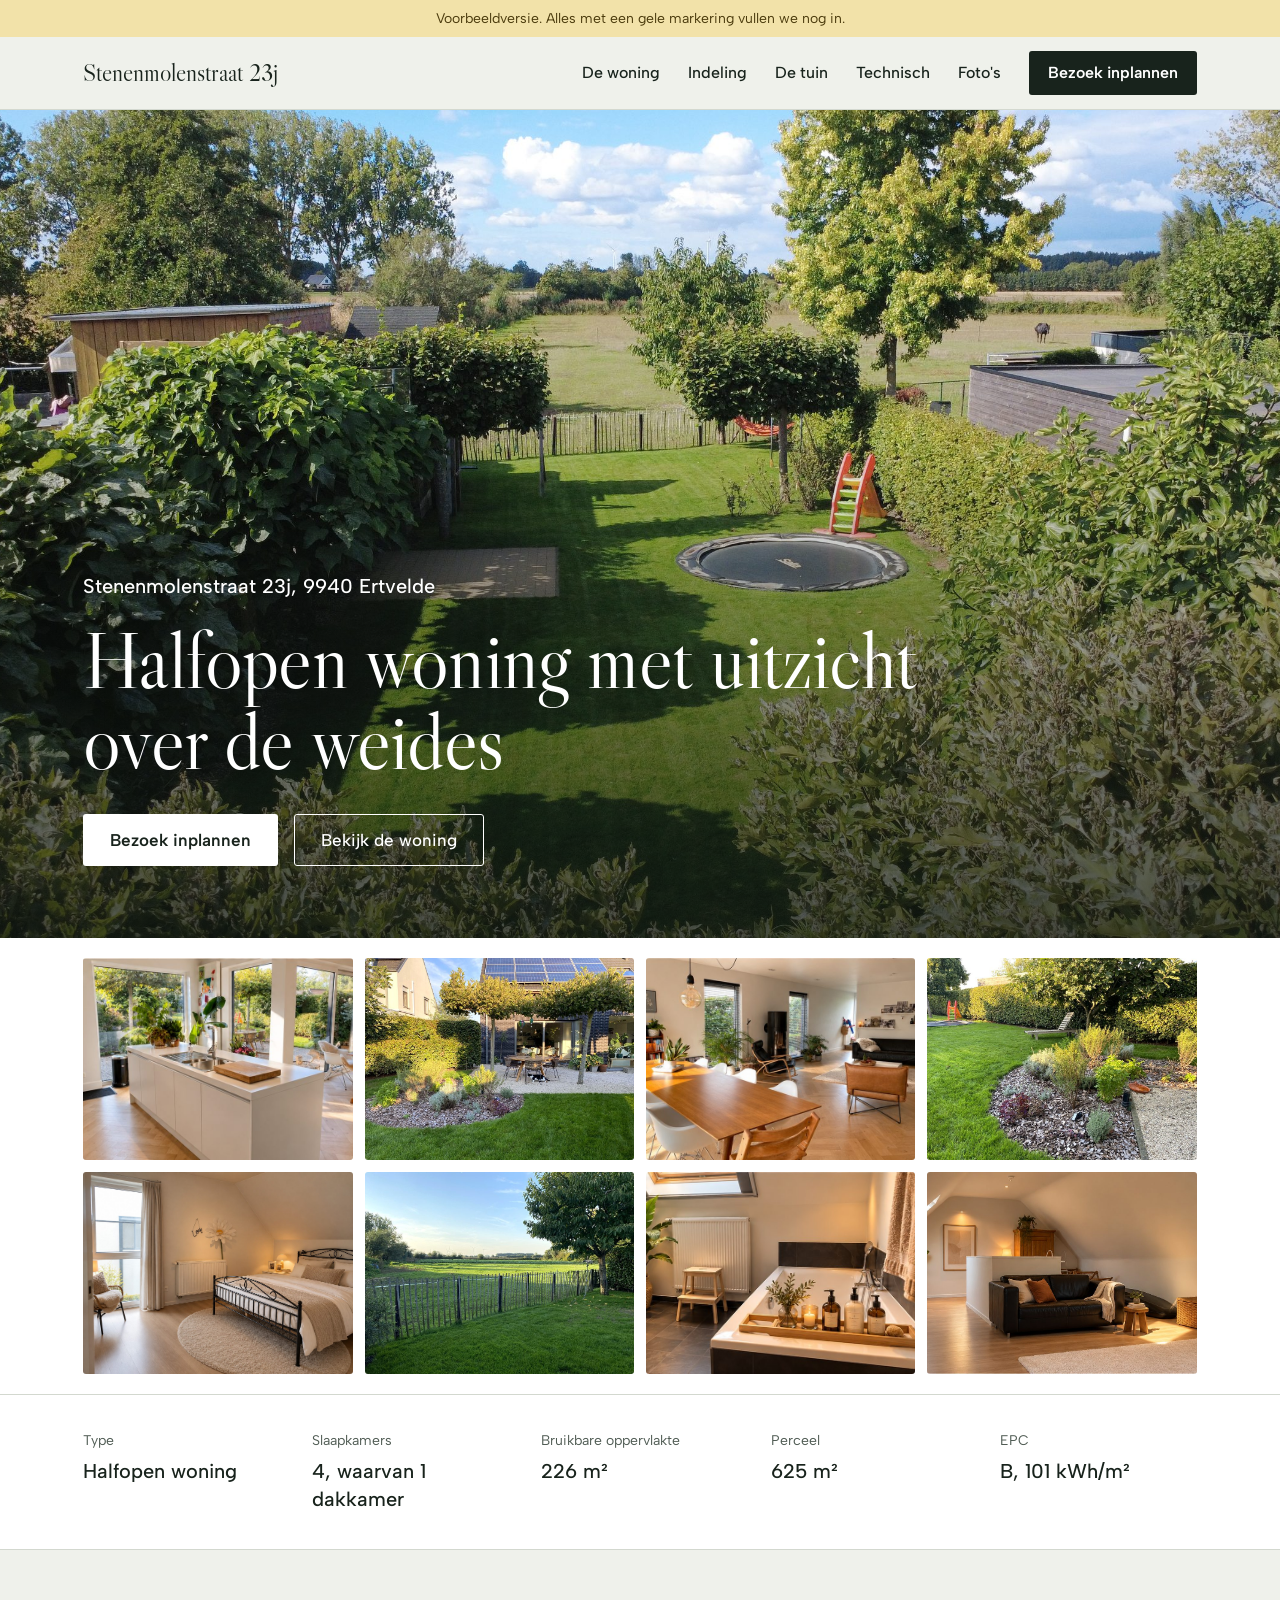
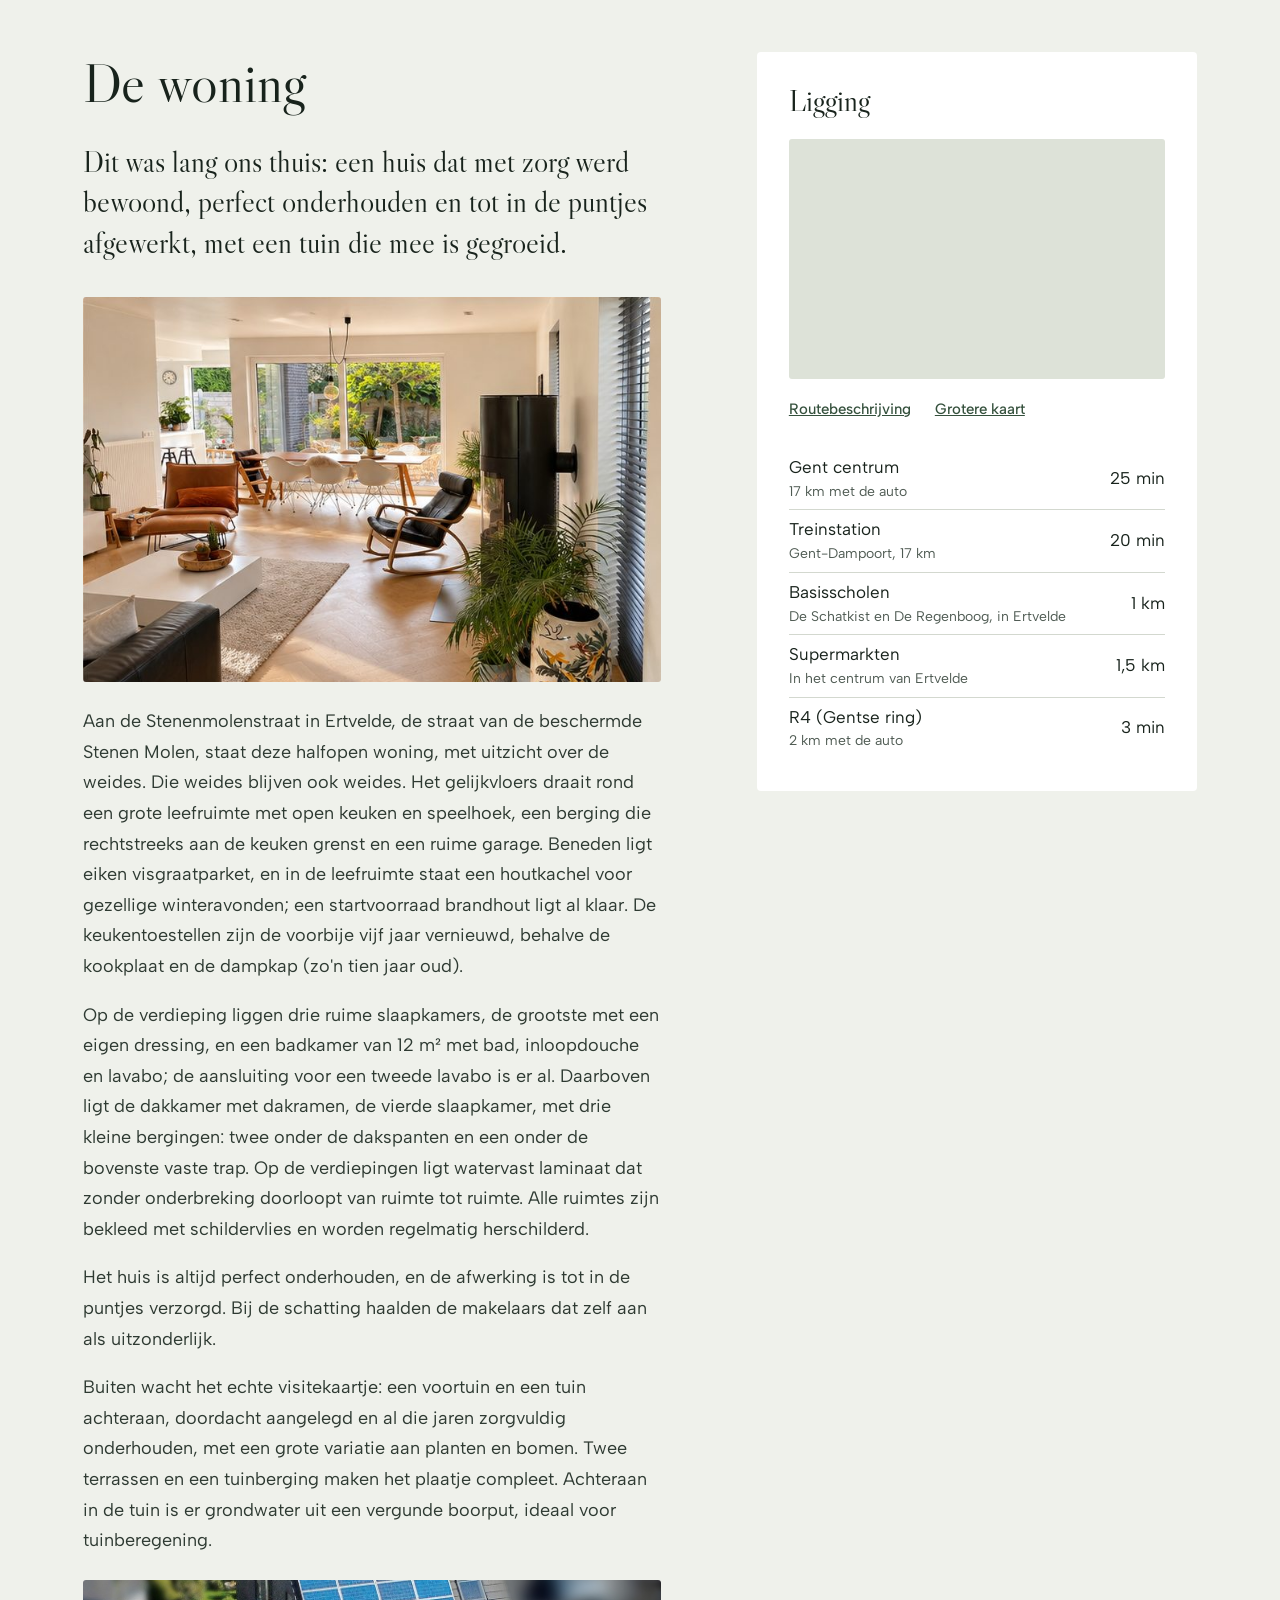
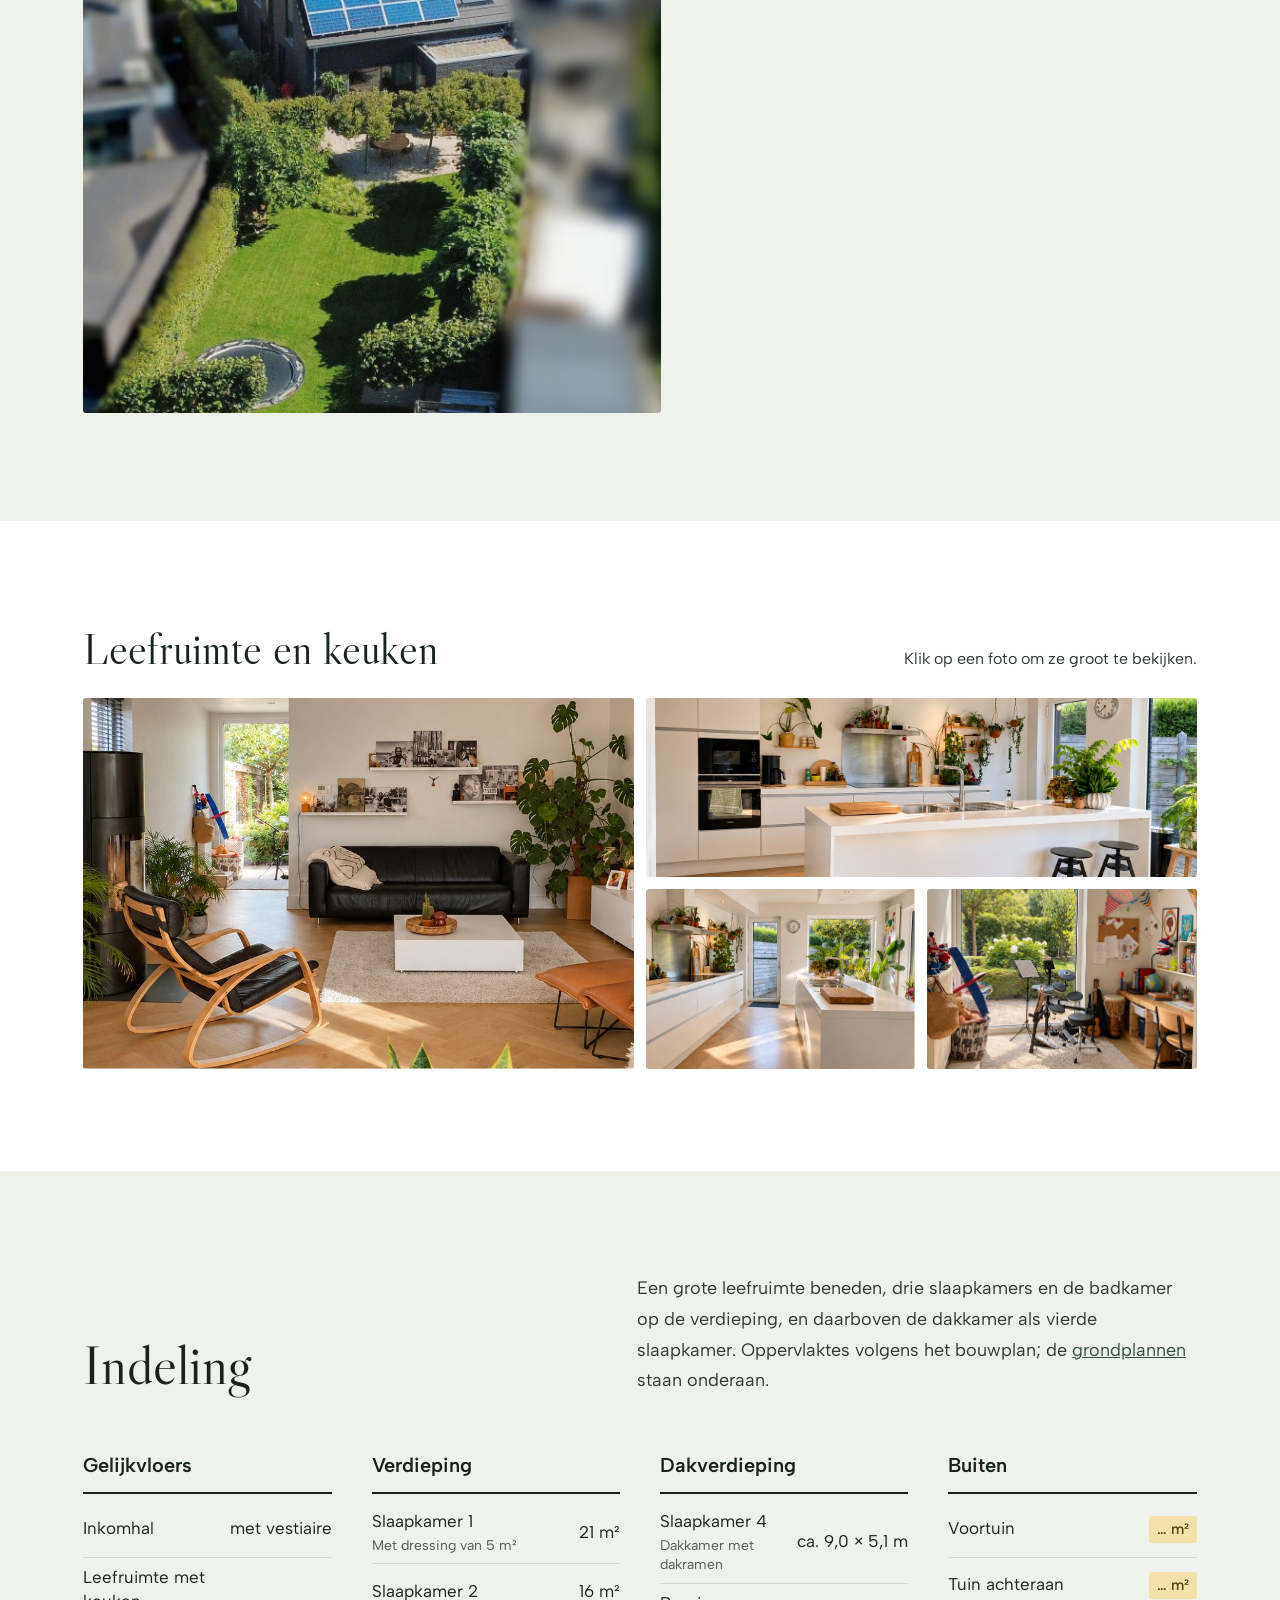
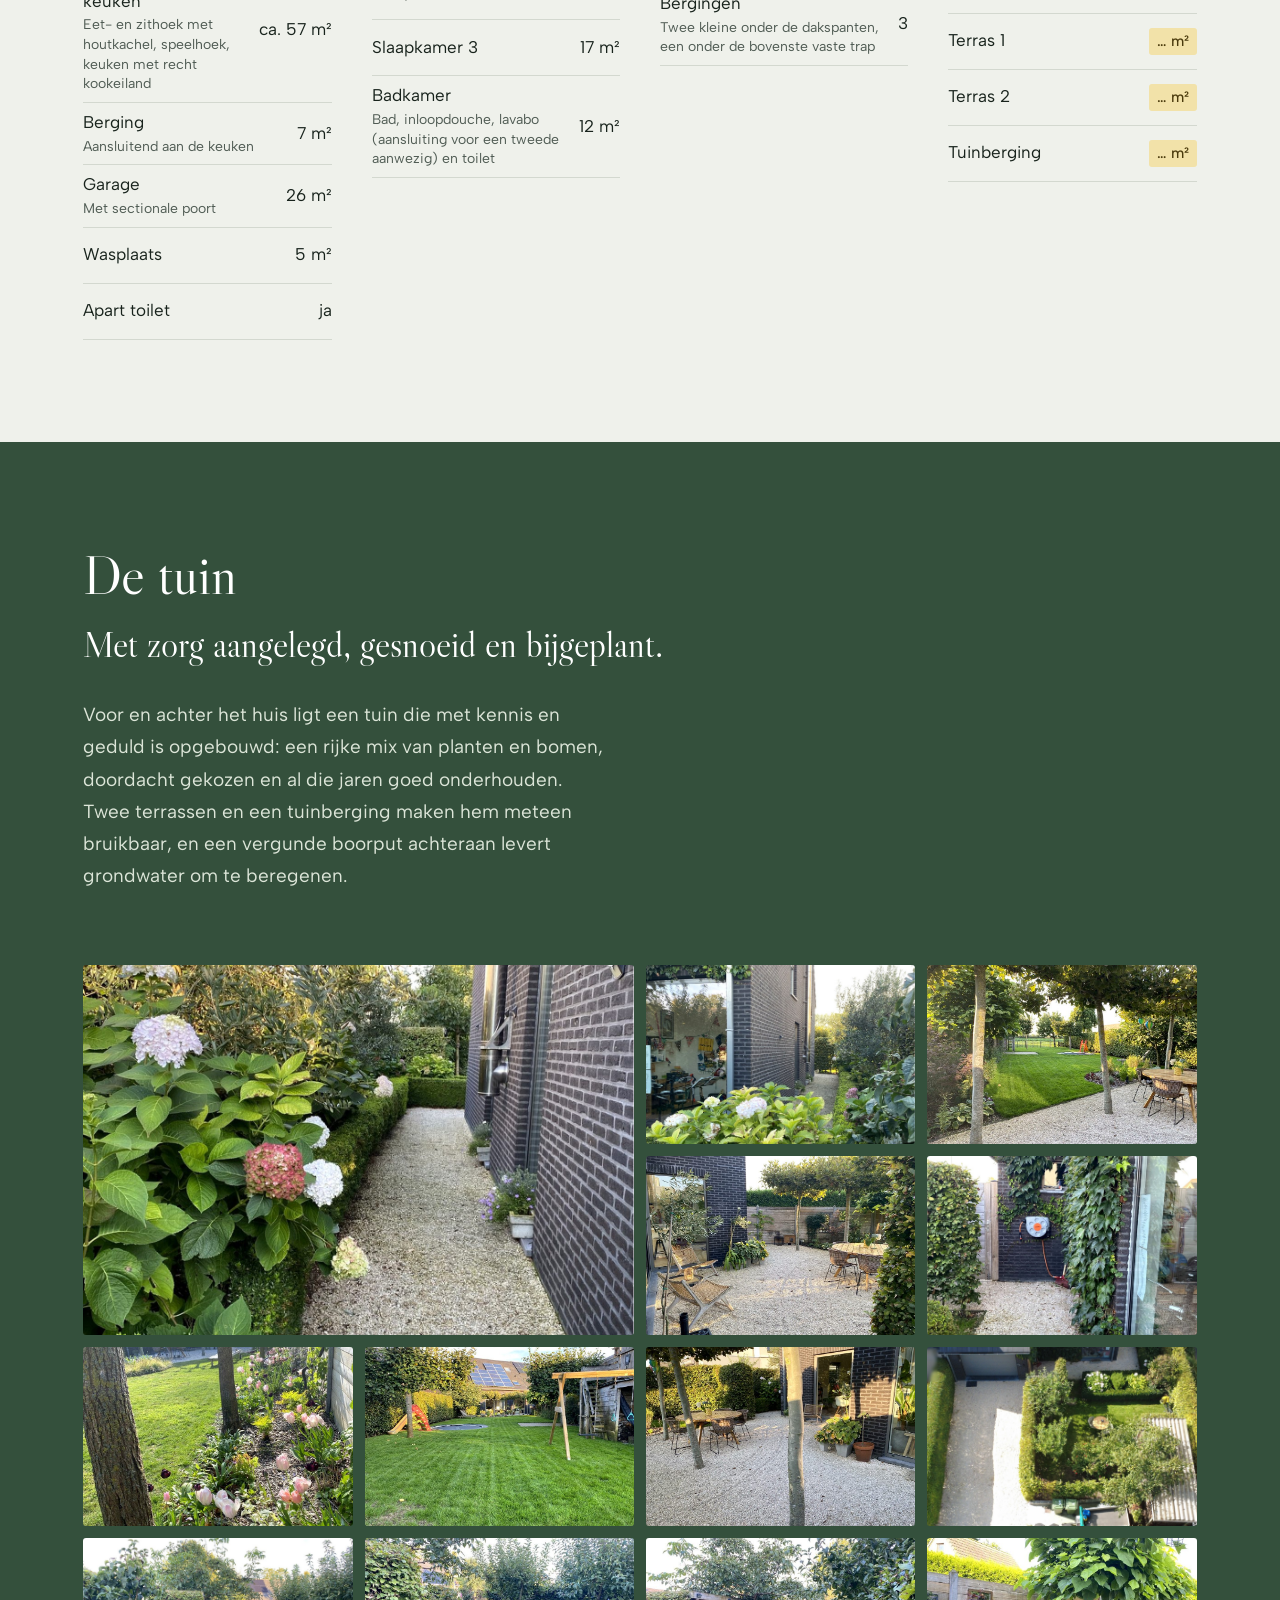
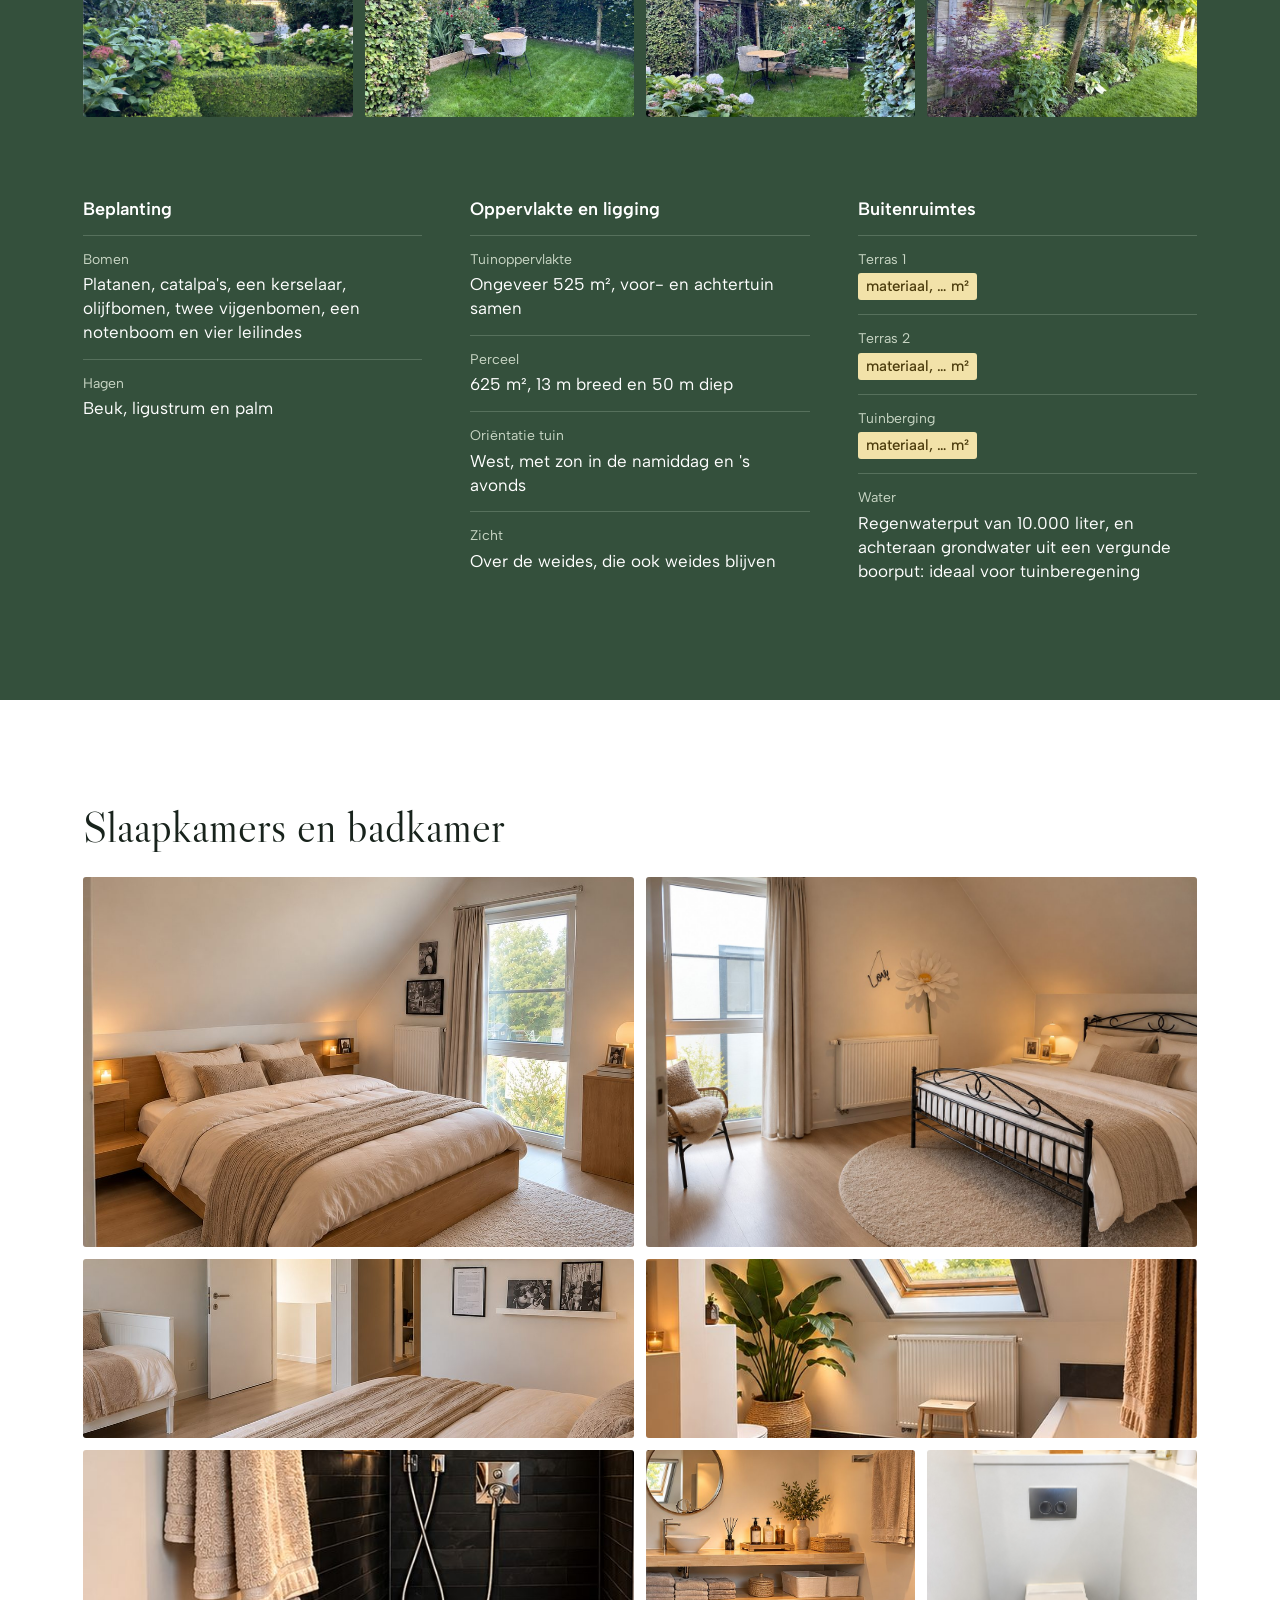
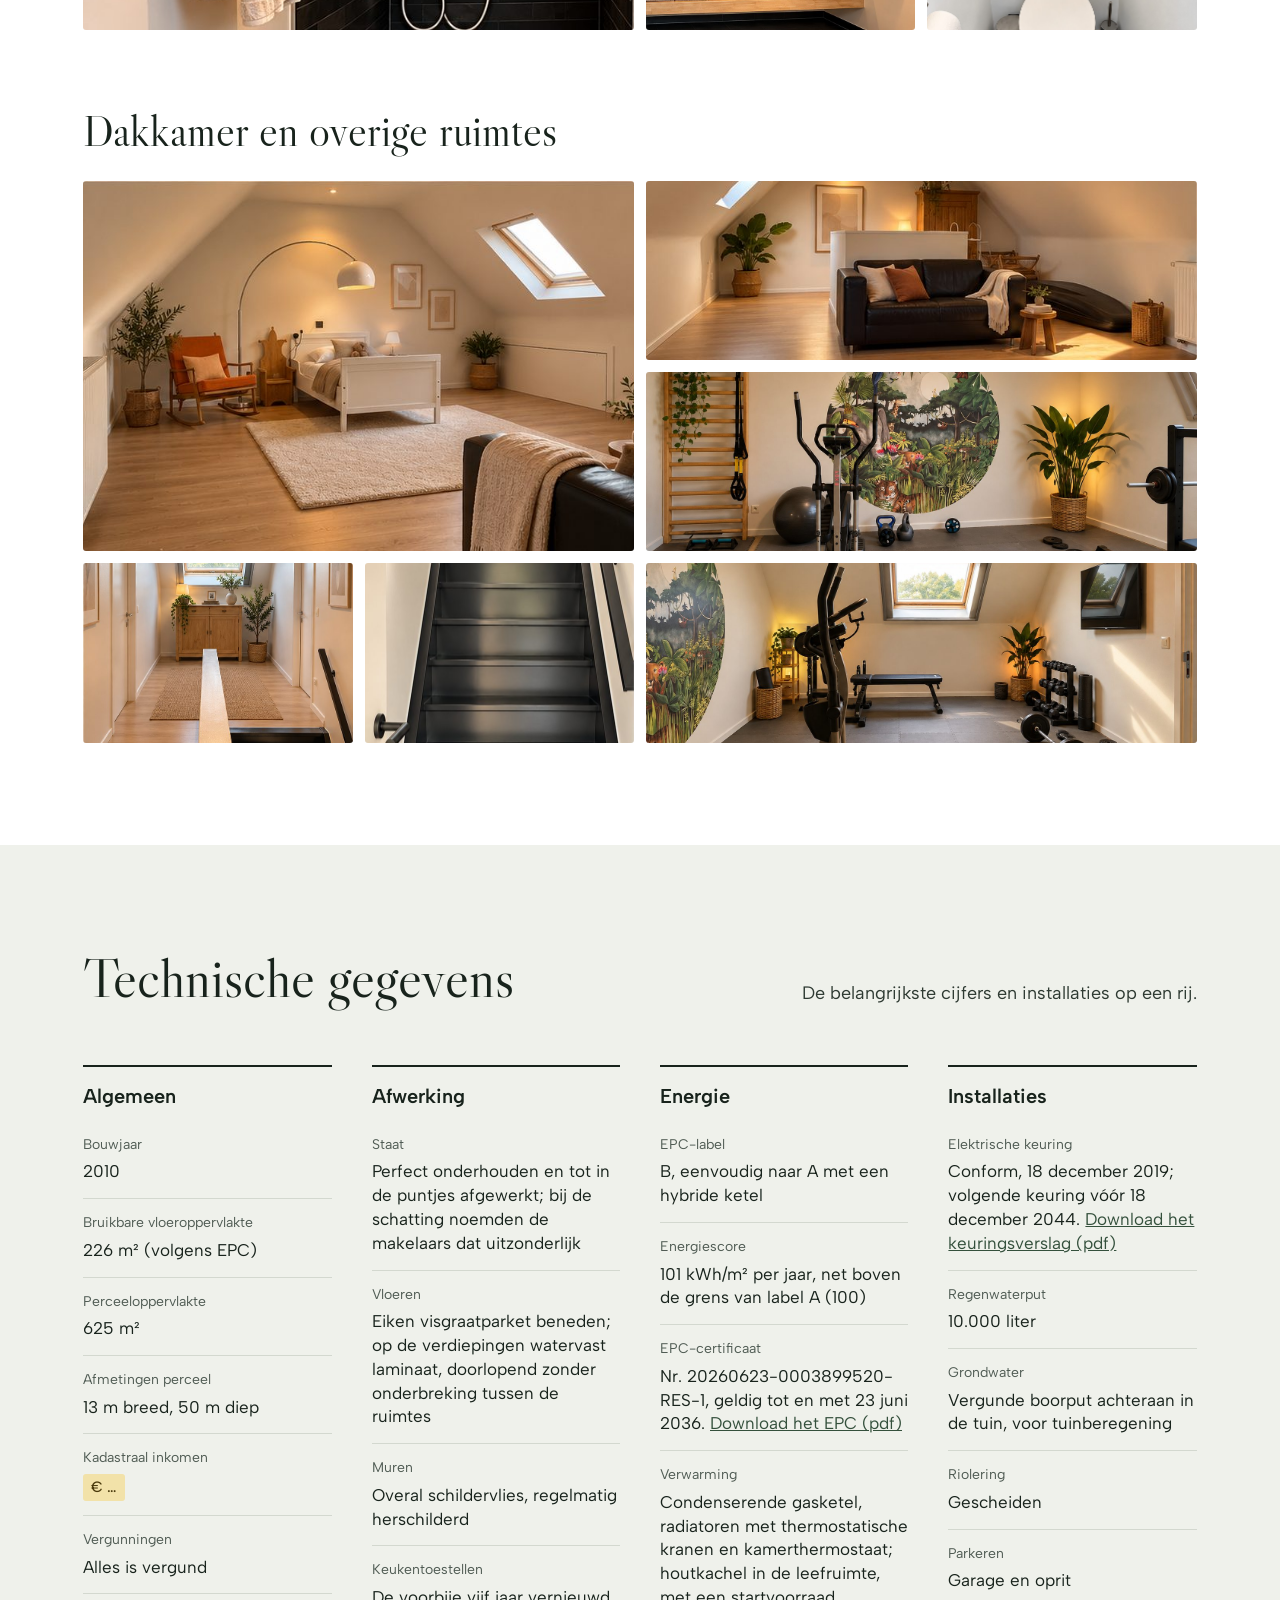
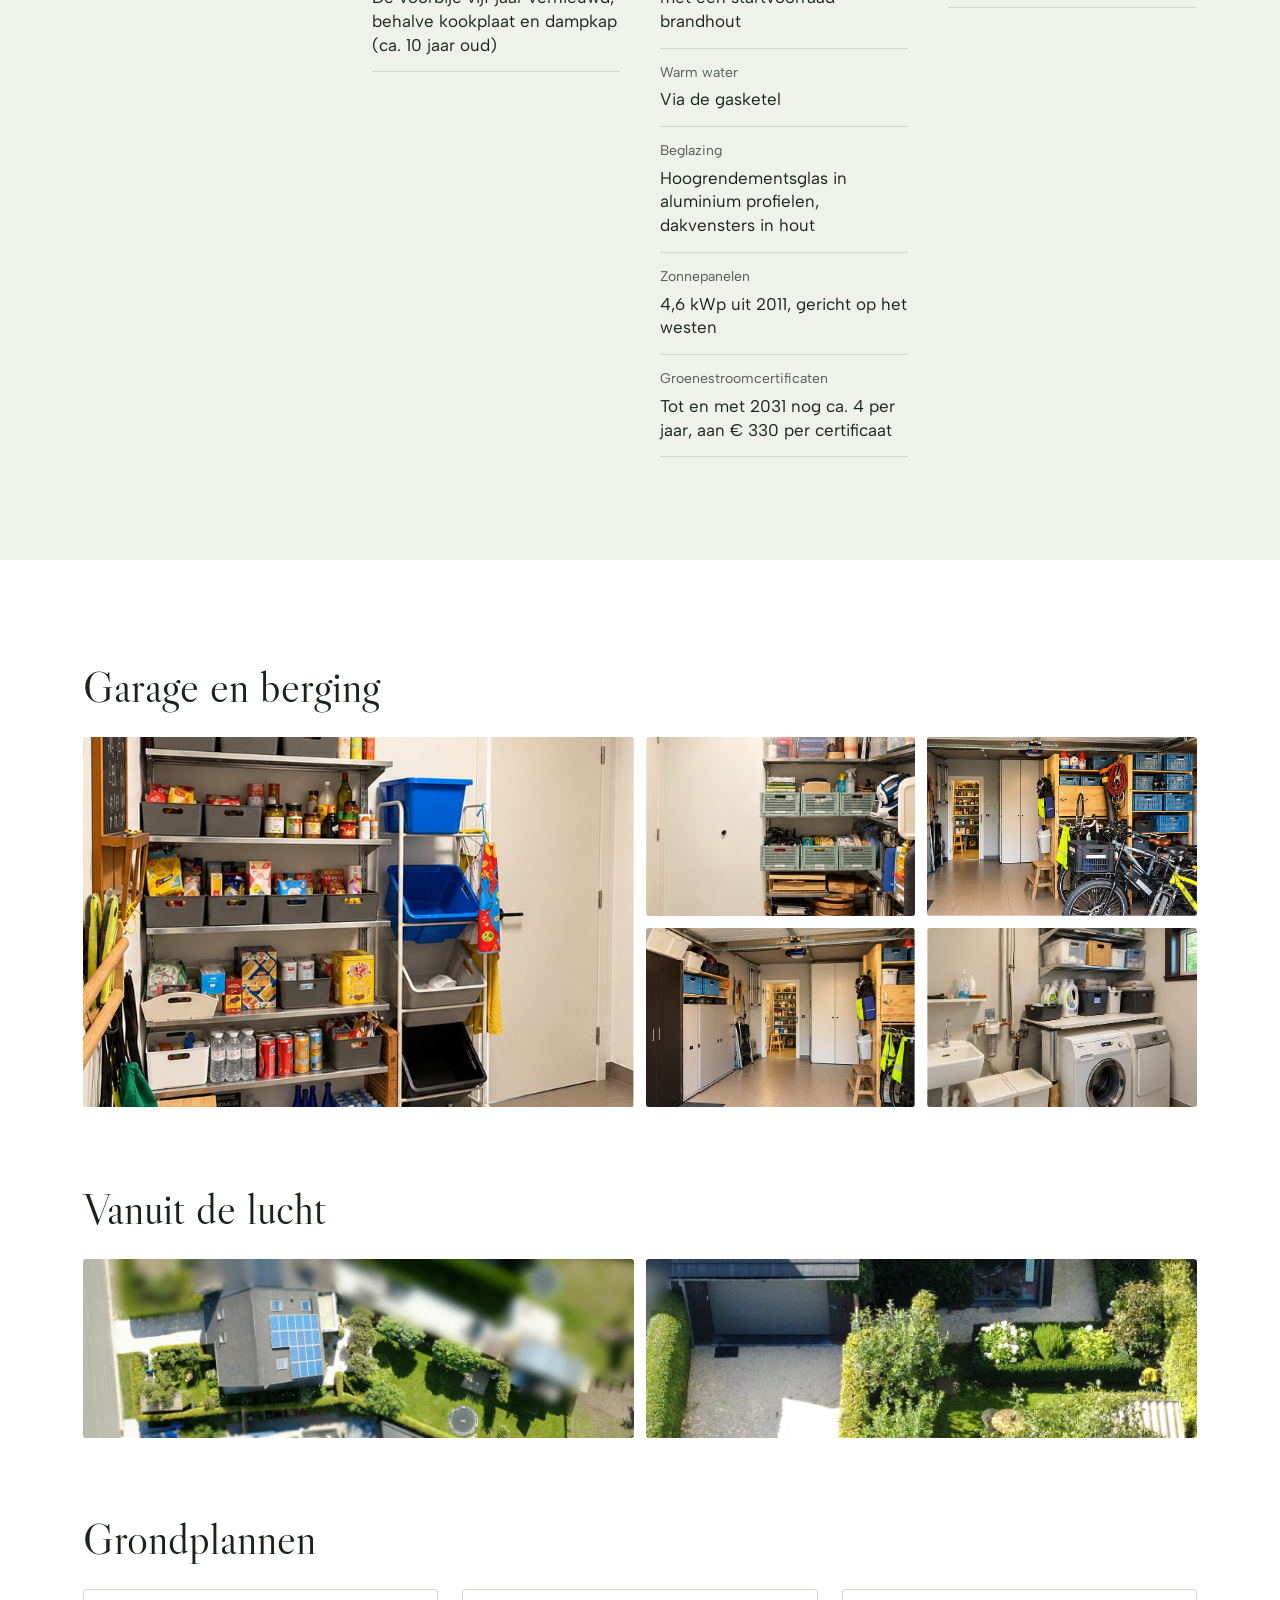
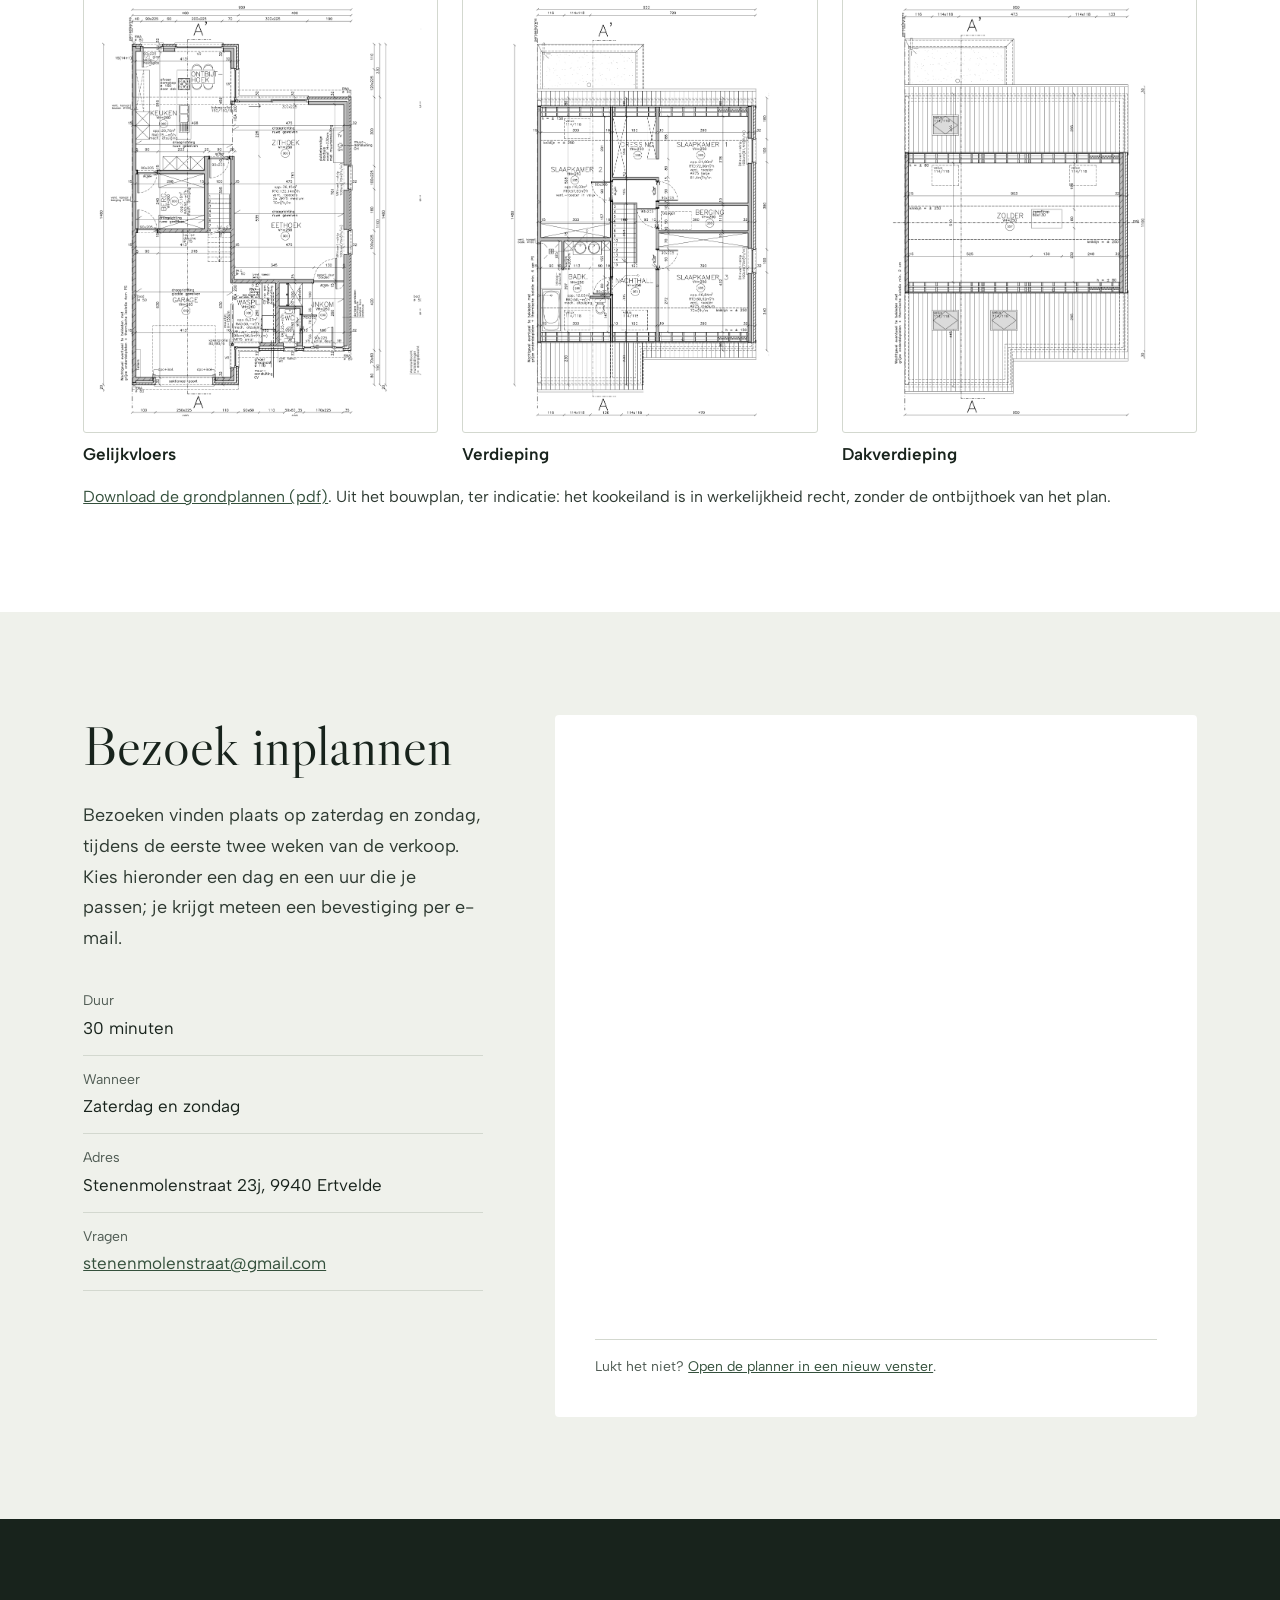
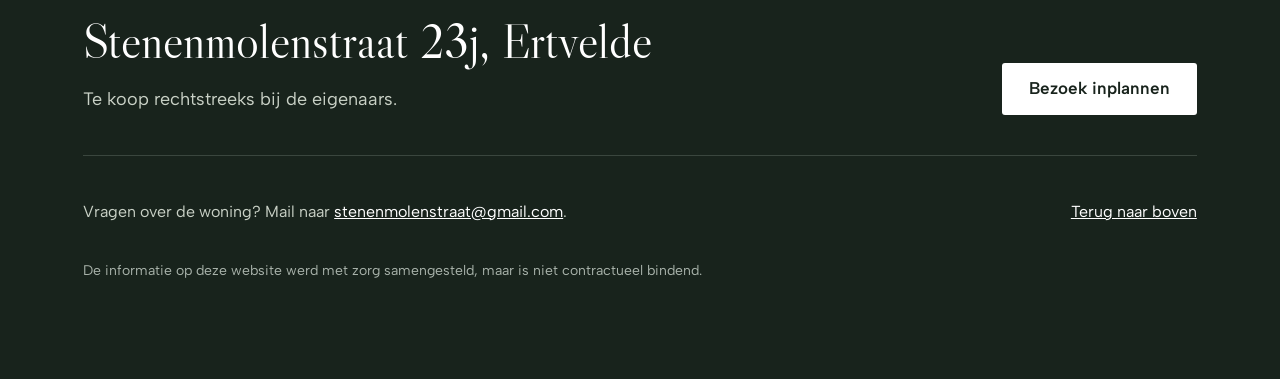
<file: v1/index.html>
<!doctype html>
<html lang="nl">
<head>
<meta charset="utf-8">
<meta name="viewport" content="width=device-width, initial-scale=1, viewport-fit=cover">
<title>Te koop: halfopen woning, Stenenmolenstraat 23j, Ertvelde</title>
<meta name="description" content="Halfopen woning met uitzicht over de weides en een doordachte, goed onderhouden tuin. Vier slaapkamers, waarvan één dakkamer. Te koop rechtstreeks bij de eigenaars.">
<!-- VOORBEELDVERSIE: verwijder de noindex-regel bij livegang -->
<meta name="robots" content="noindex">
<meta property="og:type" content="website">
<meta property="og:title" content="Te koop: halfopen woning in Ertvelde">
<meta property="og:description" content="Stenenmolenstraat 23j. Uitzicht over de weides, een tuin die met zorg werd aangelegd. Plan je bezoek online.">
<meta property="og:image" content="media/deelbeeld.jpg">
<link rel="preconnect" href="https://fonts.googleapis.com">
<link rel="preconnect" href="https://fonts.gstatic.com" crossorigin>
<link href="https://fonts.googleapis.com/css2?family=Albert+Sans:wght@400;500;600&family=Libre+Caslon+Display&display=swap" rel="stylesheet">
<style>
:root{
  --mist:#EFF1EB;--paper:#FFFFFF;--ink:#18231C;--ink-2:#2E3A32;--muted:#4F5B53;
  --moss:#34503C;--moss-2:#3E5C47;--moss-ink:#DCE5D8;--moss-muted:#C9D6C5;--moss-line:#56705C;
  --line:#D3D8CF;--field:#7F8A82;--ph:#DDE2D8;--ph-line:#9AA59C;
  --todo-bg:#F2E2A9;--todo-ink:#4A3A0C;
  --serif:'Libre Caslon Display','Libre Caslon Text',Georgia,serif;
  --sans:'Albert Sans','Helvetica Neue',Helvetica,Arial,sans-serif;
  --pad:clamp(20px,6.5vw,96px);
  --section:clamp(64px,8vw,112px);
  --header:72px;
}
*,*::before,*::after{box-sizing:border-box}
[hidden]{display:none!important}
:root{padding-top:env(safe-area-inset-top,0px);padding-bottom:env(safe-area-inset-bottom,0px)}
html{scroll-behavior:smooth;scroll-padding-top:calc(var(--header) + 8px + env(safe-area-inset-top,0px));-webkit-text-size-adjust:100%}
@media (prefers-reduced-motion:reduce){html{scroll-behavior:auto}*{transition:none!important}}
body{margin:0;background:var(--mist);color:var(--ink);font-family:var(--sans);font-size:18px;line-height:1.7;-webkit-font-smoothing:antialiased}
img,video,svg{display:block;max-width:100%}
h1,h2,h3,p,figure,dl,dd{margin:0}
a{color:var(--moss)}
a:hover{color:var(--ink)}
:focus-visible{outline:2px solid var(--ink);outline-offset:2px;box-shadow:0 0 0 4px #FFFFFF}
.wrap{max-width:1440px;margin-inline:auto;padding-inline:var(--pad)}

/* Placeholders: alles in geel vullen we nog in */
.todo{display:inline-block;background:var(--todo-bg);color:var(--todo-ink);font-family:var(--sans);font-size:15px;font-weight:500;line-height:1.4;padding:3px 8px;border-radius:3px}
.draft{background:var(--todo-bg);color:var(--todo-ink);font-size:14px;line-height:1.5;text-align:center;padding:8px var(--pad)}

.skip{position:absolute;left:16px;top:-80px;z-index:100;background:var(--ink);color:#FFFFFF;padding:12px 16px;border-radius:3px}
.skip:focus{top:12px;color:#FFFFFF}

/* Knoppen */
.btn{display:inline-flex;align-items:center;justify-content:center;min-height:52px;padding:0 26px;border:1px solid transparent;border-radius:3px;font:600 17px/1.2 var(--sans);text-decoration:none;cursor:pointer;text-align:center}
.btn-ink{background:var(--ink);color:#FFFFFF}.btn-ink:hover{background:var(--moss);color:#FFFFFF}
.btn-light{background:#FFFFFF;color:var(--ink)}.btn-light:hover{background:var(--mist);color:var(--ink)}
.btn-ghost{border-color:#FFFFFF;color:#FFFFFF;font-weight:500}.btn-ghost:hover{background:rgba(255,255,255,.12);color:#FFFFFF}
.btn-moss{background:var(--moss);color:#FFFFFF}.btn-moss:hover{background:#2A4231;color:#FFFFFF}
.btn-outline{background:#FFFFFF;border-color:var(--ink);color:var(--ink);font-weight:500}.btn-outline:hover{background:var(--mist)}
.btn:disabled{opacity:.6;cursor:progress}

/* Header */
.site-header{position:sticky;top:env(safe-area-inset-top,0px);z-index:50;background:rgba(239,241,235,.97);border-bottom:1px solid var(--line)}
.site-header .wrap{height:var(--header);display:flex;align-items:center;justify-content:space-between;gap:24px}
.brand{font-family:var(--serif);font-size:24px;line-height:1.2;color:var(--ink);text-decoration:none;padding:10px 0}
.brand:hover{color:var(--ink)}
.nav{display:flex;align-items:center;gap:28px}
.nav a:not(.btn){color:var(--ink);text-decoration:none;font-size:16px;font-weight:500;padding:12px 0}
.nav a:not(.btn):hover{text-decoration:underline;text-underline-offset:6px}
.nav .btn{min-height:44px;padding:0 18px;font-size:16px}
.menu-toggle{display:none;align-items:center;gap:10px;min-height:44px;padding:0 14px;border:1px solid var(--ink);border-radius:3px;background:transparent;color:var(--ink);font:500 16px var(--sans);cursor:pointer}
@media (max-width:980px){
  .menu-toggle{display:inline-flex}
  .nav{display:none;position:absolute;top:var(--header);left:0;right:0;flex-direction:column;align-items:stretch;gap:0;background:var(--mist);border-bottom:1px solid var(--line);padding:4px var(--pad) 20px}
  .nav.is-open{display:flex}
  .nav a:not(.btn){padding:14px 0;border-bottom:1px solid var(--line)}
  .nav .btn{margin-top:16px;min-height:52px}
}

/* Hero */
.hero{position:relative;height:calc(100vh - var(--header));height:calc(100svh - var(--header));min-height:620px;max-height:920px;display:flex;align-items:flex-end;background:#2F4231;overflow:hidden;color:#FFFFFF}
.hero-media{position:absolute;inset:0}
.hero-media>*{position:absolute;inset:0;width:100%;height:100%;object-fit:cover}
.hero-scrim{position:absolute;inset:0;background:linear-gradient(to top,rgba(14,22,17,.72) 0%,rgba(14,22,17,.35) 38%,rgba(14,22,17,0) 62%)}
.hero-content{position:relative;width:100%;display:flex;justify-content:space-between;align-items:flex-end;gap:32px 48px;padding-bottom:clamp(40px,8vh,88px)}
.hero-text{display:flex;flex-direction:column;gap:20px;max-width:960px}
.hero-address{font-size:20px;font-weight:500;line-height:1.4}
.hero h1{font-family:var(--serif);font-weight:400;font-size:clamp(44px,6.2vw,84px);line-height:1.02;letter-spacing:-.01em}
.hero-actions{display:flex;flex-wrap:wrap;gap:16px;margin-top:12px}
@media (max-width:720px){
  .hero{display:block;height:auto;min-height:0;max-height:none}
  .hero-media{position:relative;height:52vh;height:52svh;min-height:300px}
  .hero-scrim{display:none}
  .hero-content{flex-direction:column;align-items:stretch;padding-top:28px;padding-bottom:44px}
  .hero-actions .btn{flex:1 1 100%}
}

/* Kerngegevens */
.facts{background:#FFFFFF;border-bottom:1px solid var(--line)}
.facts dl{display:grid;grid-template-columns:repeat(5,minmax(0,1fr));gap:24px 32px;padding-block:36px}
.facts div{display:flex;flex-direction:column;gap:6px}
.facts dt{font-size:14px;line-height:1.4;color:var(--muted)}
.facts dd{font-size:20px;font-weight:500;line-height:1.4}
@media (max-width:980px){.facts dl{grid-template-columns:repeat(3,minmax(0,1fr))}}
@media (max-width:560px){.facts dl{grid-template-columns:repeat(2,minmax(0,1fr));padding-block:28px}}

/* Secties */
.section{padding-block:var(--section)}
.section--white{background:#FFFFFF}
.section--moss{background:var(--moss);color:#FFFFFF}
.h2{font-family:var(--serif);font-weight:400;font-size:clamp(40px,5vw,56px);line-height:1.1}
.lead{font-family:var(--serif);font-size:clamp(24px,2.6vw,30px);line-height:1.35}
.body{color:var(--ink-2)}
.section-head{display:flex;justify-content:space-between;align-items:flex-end;flex-wrap:wrap;gap:20px 64px;margin-bottom:clamp(40px,5vw,56px)}
.section-head p{max-width:560px;color:var(--ink-2)}

/* De woning */
.woning{display:grid;grid-template-columns:minmax(0,1fr) 440px;gap:96px;align-items:start}
.woning-text{display:flex;flex-direction:column;gap:28px;max-width:700px}
.woning-text .body{display:flex;flex-direction:column;gap:18px;max-width:640px}
.card{background:#FFFFFF;border-radius:4px;padding:32px}
.ligging{display:flex;flex-direction:column;gap:20px}
.ligging h3{font-family:var(--serif);font-weight:400;font-size:30px;line-height:1.15}
.map{display:block;width:100%;height:240px;border:0;border-radius:3px;background:var(--ph)}
.map-links{display:flex;flex-wrap:wrap;gap:8px 24px;margin-top:-8px;font-size:15px;font-weight:500}
.map-links a{padding:6px 0}
@media (max-width:1100px){.woning{grid-template-columns:1fr;gap:56px}.ligging{max-width:560px}}
@media (max-width:640px){.card{padding:24px 20px}}

/* Placeholders voor beelden */
.ph{display:flex;flex-direction:column;align-items:center;justify-content:center;gap:10px;padding:16px;background:var(--ph);border:1px dashed var(--ph-line);border-radius:3px;color:#3F4A43;font-size:15px;font-weight:500;line-height:1.4;text-align:center}
.section--moss .ph{background:var(--moss-2);border-color:#8FA893;color:var(--moss-ink)}
.photo{position:relative;overflow:hidden;border-radius:3px}
.photo .ph{position:absolute;inset:0}
.photo img{position:absolute;inset:0;width:100%;height:100%;object-fit:cover}

/* Lijsten */
.rows{list-style:none;margin:0;padding:0}
.row{display:flex;justify-content:space-between;align-items:center;gap:16px;min-height:56px;padding-block:8px;border-bottom:1px solid var(--line);font-size:17px;line-height:1.4}
.row small{display:block;margin-top:2px;font-size:14px;color:var(--muted)}
.row .todo{flex-shrink:0}
.row>span:last-child{flex-shrink:0;white-space:nowrap;text-align:right}
.kv{display:flex;flex-direction:column;gap:6px;padding-block:14px;border-bottom:1px solid var(--line);line-height:1.4}
.kv dt{font-size:14px;color:var(--muted)}
.kv dd{font-size:17px}
.section--moss .kv{gap:4px;border-bottom:0;border-top:1px solid var(--moss-line)}
.section--moss .kv dt{color:var(--moss-muted)}

/* Indeling en technische gegevens */
.cols-4{display:grid;grid-template-columns:repeat(4,minmax(0,1fr));gap:40px}
@media (max-width:1100px){.cols-4{grid-template-columns:repeat(2,minmax(0,1fr));gap:48px 40px}}
@media (max-width:640px){.cols-4{grid-template-columns:1fr}}
.col-title{font-size:20px;font-weight:600;line-height:1.3;padding-bottom:14px;margin-bottom:8px;border-bottom:2px solid var(--ink)}
.col-title--top{padding:16px 0 12px;margin:0;border-bottom:0;border-top:2px solid var(--ink)}
.plan{margin-top:20px}

/* De tuin */
.tuin-head{display:flex;justify-content:space-between;align-items:flex-end;flex-wrap:wrap;gap:32px 96px}
.tuin-intro{display:flex;flex-direction:column;gap:16px;max-width:640px}
.tuin-intro .lead{font-size:clamp(28px,3vw,36px);line-height:1.25}
.tuin-head .tuin-body{max-width:520px;font-size:19px;color:var(--moss-ink)}
.tuin-facts{display:grid;grid-template-columns:repeat(3,minmax(0,1fr));gap:48px;margin-top:80px}
.tuin-facts h3{font-size:18px;font-weight:600;line-height:1.4;margin-bottom:12px}
@media (max-width:900px){
  .tuin-facts{grid-template-columns:1fr;gap:32px;margin-top:56px}
}

/* Foto's */
.gallery{display:grid;grid-template-columns:repeat(4,minmax(0,1fr));grid-auto-rows:clamp(150px,14vw,220px);grid-auto-flow:dense;gap:12px}
.gallery .photo--big{grid-column:span 2;grid-row:span 2}
.gallery .photo--wide{grid-column:span 2}
.gallery .photo--tall{grid-row:span 2}
.gallery-group+.gallery-group{margin-top:clamp(48px,6vw,72px)}
.gallery-title{font-size:20px;font-weight:600;line-height:1.3;padding-bottom:14px;margin-bottom:16px;border-bottom:2px solid var(--ink)}
.photos .gallery-group+.gallery-group{margin-top:clamp(56px,6vw,88px)}
.photo-head{display:flex;justify-content:space-between;align-items:baseline;flex-wrap:wrap;gap:8px 32px;margin-bottom:24px}
.photo-title{font-family:var(--serif);font-weight:400;font-size:clamp(32px,3.6vw,44px);line-height:1.15}
.photo-hint{font-size:16px;color:var(--ink-2)}
.tuin-gallery{margin-top:clamp(48px,6vw,72px)}
.zoom{position:absolute;inset:0;display:block;cursor:zoom-in}
.zoom img{transition:transform .5s ease}
.zoom:hover img{transform:scale(1.03)}
.zoom:focus-visible{outline-offset:-4px}
@media (max-width:720px){
  .gallery{grid-template-columns:repeat(2,minmax(0,1fr));grid-auto-rows:140px;gap:8px}
  .gallery .photo--big{grid-column:1 / -1}
}
.plans{margin-top:clamp(56px,6vw,80px)}
.plans-grid{display:grid;grid-template-columns:repeat(auto-fit,minmax(240px,1fr));gap:24px;margin-top:20px}
.plan-card{margin:0;display:flex;flex-direction:column;gap:10px}
.plan-card .zoom{position:relative;inset:auto;display:block;aspect-ratio:4/5;background:#FFFFFF;border:1px solid var(--line);border-radius:3px;overflow:hidden}
.plan-card img{position:absolute;top:12px;left:12px;width:calc(100% - 24px);height:calc(100% - 24px);object-fit:contain}
.plan-card figcaption{font-size:17px;font-weight:600;line-height:1.4}
.plans-note{margin-top:16px;font-size:16px;color:var(--ink-2)}
.intro-photo{margin:6px 0}
.intro-photo .photo{aspect-ratio:3/2;max-width:100%}
.intro-photo--tall .photo{aspect-ratio:4/3}
.strip{display:grid;grid-template-columns:repeat(4,minmax(0,1fr));gap:12px;padding:20px max(var(--pad),calc((100% - 1440px)/2 + var(--pad)));background:#FFFFFF;border-bottom:1px solid var(--line)}
.strip-item{margin:0;position:relative;aspect-ratio:4/3;border-radius:3px;overflow:hidden}
.strip-item .zoom{position:absolute;inset:0}
.strip-item img{width:100%;height:100%;object-fit:cover}
.split-media .zoom,.bleed .zoom{position:absolute;inset:0;display:block}
@media (max-width:720px){
  .strip{display:flex;gap:10px;overflow-x:auto;scroll-snap-type:x mandatory;scroll-padding-inline:var(--pad);padding:16px var(--pad);-webkit-overflow-scrolling:touch;scrollbar-width:none}
  .strip::-webkit-scrollbar{display:none}
  .strip-item{flex:0 0 78%;scroll-snap-align:start}
}
/* Lightbox */
.lightbox{width:100vw;height:100vh;height:100dvh;max-width:none;max-height:none;margin:0;padding:0;border:0;background:rgba(14,22,17,.96);color:#FFFFFF}
.lightbox::backdrop{background:rgba(14,22,17,.96)}
.lb-inner{position:relative;display:flex;flex-direction:column;align-items:center;justify-content:center;gap:14px;width:100%;height:100%;padding:64px 72px 24px}
.lb-img{max-width:100%;max-height:calc(100% - 44px);object-fit:contain;border-radius:2px}
.lb-cap{font-size:16px;line-height:1.4;color:#DCE5D8;text-align:center}
.lb-btn{position:absolute;display:inline-flex;align-items:center;justify-content:center;width:52px;height:52px;border:1px solid rgba(255,255,255,.5);border-radius:3px;background:rgba(14,22,17,.5);color:#FFFFFF;cursor:pointer}
.lb-btn:hover{background:rgba(255,255,255,.12)}
.lb-close{top:12px;right:12px}
.lb-prev{left:12px;top:50%;transform:translateY(-50%)}
.lb-next{right:12px;top:50%;transform:translateY(-50%)}
@media (max-width:720px){
  .lb-inner{padding:64px 8px 84px}
  .lb-prev,.lb-next{top:auto;bottom:16px;transform:none}
  .lb-prev{left:calc(50% - 60px)}.lb-next{right:calc(50% - 60px)}
}

/* Bezoek inplannen */
.bezoek{display:grid;grid-template-columns:400px minmax(0,1fr);gap:72px;align-items:start}
.bezoek-info{display:flex;flex-direction:column;gap:24px}
@media (max-width:1100px){.bezoek{grid-template-columns:1fr;gap:48px}.bezoek-info{max-width:640px}}
.planner{background:#FFFFFF;border-radius:4px;padding:40px}
@media (max-width:640px){.planner{padding:24px 20px}}
.step+.step{margin-top:32px}
.step-title{margin-bottom:14px;font-size:18px;font-weight:600;line-height:1.4}
.days{display:grid;grid-template-columns:repeat(auto-fill,minmax(180px,1fr));gap:12px}
.day{display:flex;flex-direction:column;align-items:flex-start;gap:2px;min-height:76px;padding:14px 16px;border:1px solid #B9C1B4;border-radius:3px;background:#FFFFFF;color:var(--ink);font:inherit;line-height:1.35;text-align:left;cursor:pointer}
.day strong{font-size:17px;font-weight:600}
.day span{font-size:15px}
.day small{font-size:14px;color:var(--muted)}
.slots{display:grid;grid-template-columns:repeat(auto-fill,minmax(88px,1fr));gap:10px}
.slot{height:48px;border:1px solid #B9C1B4;border-radius:3px;background:#FFFFFF;color:var(--ink);font:500 16px/1 var(--sans);cursor:pointer}
.day:hover:not([aria-pressed="true"]),.slot:hover{border-color:var(--ink)}
.day[aria-pressed="true"]{background:var(--moss);border-color:var(--moss);color:#FFFFFF}
.day[aria-pressed="true"] small{color:var(--moss-ink)}
.hint{margin-top:12px;font-size:14px;line-height:1.5;color:var(--muted)}
.pl-status{margin-top:16px;font-size:16px;color:var(--ink-2)}
.pl-status:empty{display:none}
.cal-embed{width:100%;min-height:560px}
.cal-fallback{margin-top:24px;padding-top:16px;border-top:1px solid var(--line)}

/* Footer */
.footer{background:var(--ink);color:#FFFFFF;padding-block:clamp(64px,8vw,96px)}
.footer-top{display:flex;justify-content:space-between;align-items:flex-end;flex-wrap:wrap;gap:32px 64px}
.footer-name{font-family:var(--serif);font-size:clamp(34px,4vw,48px);line-height:1.1}
.footer-sub{margin-top:16px;font-size:18px;color:#C9D1C6}
.footer-meta{display:flex;justify-content:space-between;align-items:center;flex-wrap:wrap;gap:16px 48px;margin-top:40px;padding-top:32px;border-top:1px solid #3A463E;font-size:16px;line-height:1.8;color:#C9D1C6}
.footer-meta a{color:#FFFFFF;padding:10px 0}
.disclaimer{margin-top:24px;font-size:14px;line-height:1.6;color:#A9B3AB}
</style>
</head>
<body>
<a class="skip" href="#inhoud">Naar de inhoud</a>

<!-- VOORBEELDVERSIE: verwijder dit blok bij livegang -->
<div class="draft">Voorbeeldversie. Alles met een gele markering vullen we nog in.</div>

<header class="site-header">
  <div class="wrap">
    <a class="brand" href="#top">Stenenmolenstraat 23j</a>
    <button class="menu-toggle" type="button" aria-expanded="false" aria-controls="hoofdmenu">
      <svg width="18" height="18" viewBox="0 0 24 24" fill="none" stroke="currentColor" stroke-width="2" stroke-linecap="round" aria-hidden="true"><path d="M4 7h16M4 12h16M4 17h16"/></svg>
      Menu
    </button>
    <nav id="hoofdmenu" class="nav" aria-label="Hoofdmenu">
      <a href="#woning">De woning</a>
      <a href="#indeling">Indeling</a>
      <a href="#tuin">De tuin</a>
      <a href="#technisch">Technisch</a>
      <a href="#fotos">Foto's</a>
      <a class="btn btn-ink" href="#bezoek">Bezoek inplannen</a>
    </nav>
  </div>
</header>

<main id="inhoud">

<section id="top" class="hero" aria-labelledby="hero-titel">
  <div class="hero-media">
    <!-- Terugvalbeeld zolang er geen droneshot is -->
    <svg class="hero-art" viewBox="0 0 1440 860" preserveAspectRatio="xMidYMax slice" aria-hidden="true">
      <rect x="0" y="0" width="1440" height="860" fill="#C3CCBD"/>
      <path d="M0 410 C 260 396, 520 426, 780 412 S 1220 392, 1440 414 L 1440 860 L 0 860 Z" fill="#97A68E"/>
      <g fill="#6B7C65">
        <ellipse cx="150" cy="377" rx="8" ry="30"/><ellipse cx="172" cy="374" rx="8" ry="33"/><ellipse cx="196" cy="378" rx="8" ry="29"/>
        <ellipse cx="884" cy="370" rx="10" ry="40"/><ellipse cx="910" cy="365" rx="10" ry="45"/><ellipse cx="938" cy="368" rx="10" ry="42"/>
        <ellipse cx="964" cy="364" rx="10" ry="46"/><ellipse cx="992" cy="370" rx="10" ry="40"/><ellipse cx="1018" cy="366" rx="10" ry="44"/>
        <ellipse cx="1046" cy="369" rx="10" ry="41"/><ellipse cx="1072" cy="364" rx="10" ry="46"/><ellipse cx="1100" cy="368" rx="10" ry="42"/>
        <ellipse cx="1126" cy="371" rx="10" ry="39"/>
        <path d="M1230 409 L1230 390 L1248 378 L1266 390 L1266 409 Z"/>
      </g>
      <path d="M0 452 C 280 440, 560 486, 860 474 S 1260 452, 1440 470 L 1440 860 L 0 860 Z" fill="#5F7358"/>
      <path d="M0 566 C 300 546, 600 592, 900 572 S 1280 548, 1440 570 L 1440 860 L 0 860 Z" fill="#465A44"/>
      <path d="M0 684 C 340 660, 700 704, 1040 678 S 1320 662, 1440 682 L 1440 860 L 0 860 Z" fill="#2F4231"/>
    </svg>
    <!-- Stilstaand beeld uit de droneshot (optioneel): media/droneshot-still.jpg -->
    <img class="hero-still" src="media/droneshot-still.jpg" alt="Luchtbeeld van de tuin met de weides erachter">
    <div class="hero-scrim"></div>
  </div>
  <div class="hero-content wrap">
    <div class="hero-text">
      <p class="hero-address">Stenenmolenstraat 23j, 9940 Ertvelde</p>
      <h1 id="hero-titel">Halfopen woning met uitzicht over de weides</h1>
      <div class="hero-actions">
        <a class="btn btn-light" href="#bezoek">Bezoek inplannen</a>
        <a class="btn btn-ghost" href="#woning">Bekijk de woning</a>
      </div>
    </div>
  </div>
</section>

<section class="strip" aria-label="Eerste indruk">
    <figure class="strip-item"><a class="zoom" href="media/keuken.jpg"><img src="media/keuken.jpg" alt="Keuken met kookeiland" loading="lazy"></a></figure>
    <figure class="strip-item"><a class="zoom" href="media/tuin-03.jpg"><img src="media/tuin-03.jpg" alt="Terras onder de leibomen met border" loading="lazy"></a></figure>
    <figure class="strip-item"><a class="zoom" href="media/leefruimte-2.jpg"><img src="media/leefruimte-2.jpg" alt="Eethoek in de leefruimte" loading="lazy"></a></figure>
    <figure class="strip-item"><a class="zoom" href="media/tuin-05.jpg"><img src="media/tuin-05.jpg" alt="Het plekje onder de vijgenboom, achter de border met siergrassen" loading="lazy"></a></figure>
    <figure class="strip-item"><a class="zoom" href="media/slaapkamer.jpg"><img src="media/slaapkamer.jpg" alt="Slaapkamer" loading="lazy"></a></figure>
    <figure class="strip-item"><a class="zoom" href="media/tuin-08.jpg"><img src="media/tuin-08.jpg" alt="Zicht over de weides vanuit de tuin" loading="lazy"></a></figure>
    <figure class="strip-item"><a class="zoom" href="media/badkamer.jpg"><img src="media/badkamer.jpg" alt="Badkamer met ligbad" loading="lazy"></a></figure>
    <figure class="strip-item"><a class="zoom" href="media/zolderkamer.jpg"><img src="media/zolderkamer.jpg" alt="Dakkamer met dakramen" loading="lazy"></a></figure>
</section>

<section class="facts" aria-label="Kerngegevens">
  <dl class="wrap">
    <div><dt>Type</dt><dd>Halfopen woning</dd></div>
    <div><dt>Slaapkamers</dt><dd>4, waarvan 1 dakkamer</dd></div>
    <div><dt>Bruikbare oppervlakte</dt><dd>226 m²</dd></div>
    <div><dt>Perceel</dt><dd>625 m²</dd></div>
    <div><dt>EPC</dt><dd>B, 101 kWh/m²</dd></div>
  </dl>
</section>

<section id="woning" class="section" aria-labelledby="woning-titel">
  <div class="wrap woning">
    <div class="woning-text">
      <h2 id="woning-titel" class="h2">De woning</h2>
      <p class="lead">Dit was lang ons thuis: een huis dat met zorg werd bewoond, perfect onderhouden en tot in de puntjes afgewerkt, met een tuin die mee is gegroeid.</p>
      <div class="body">
        <div class="intro-photo" data-gallery="intro1"><figure class="photo"><a class="zoom" href="media/leefruimte.jpg"><img src="media/leefruimte.jpg" alt="Leefruimte met zithoek en grote ramen" loading="lazy"></a></figure></div>
        <p>Aan de Stenenmolenstraat in Ertvelde, de straat van de beschermde Stenen Molen, staat deze halfopen woning, met uitzicht over de weides. Die weides blijven ook weides. Het gelijkvloers draait rond een grote leefruimte met open keuken en speelhoek, een berging die rechtstreeks aan de keuken grenst en een ruime garage. Beneden ligt eiken visgraatparket, en in de leefruimte staat een houtkachel voor gezellige winteravonden; een startvoorraad brandhout ligt al klaar. De keukentoestellen zijn de voorbije vijf jaar vernieuwd, behalve de kookplaat en de dampkap (zo'n tien jaar oud).</p>
        <p>Op de verdieping liggen drie ruime slaapkamers, de grootste met een eigen dressing, en een badkamer van 12 m² met bad, inloopdouche en lavabo; de aansluiting voor een tweede lavabo is er al. Daarboven ligt de dakkamer met dakramen, de vierde slaapkamer, met drie kleine bergingen: twee onder de dakspanten en een onder de bovenste vaste trap. Op de verdiepingen ligt watervast laminaat dat zonder onderbreking doorloopt van ruimte tot ruimte. Alle ruimtes zijn bekleed met schildervlies en worden regelmatig herschilderd.</p>
        <p>Het huis is altijd perfect onderhouden, en de afwerking is tot in de puntjes verzorgd. Bij de schatting haalden de makelaars dat zelf aan als uitzonderlijk.</p>
        <p>Buiten wacht het echte visitekaartje: een voortuin en een tuin achteraan, doordacht aangelegd en al die jaren zorgvuldig onderhouden, met een grote variatie aan planten en bomen. Twee terrassen en een tuinberging maken het plaatje compleet. Achteraan in de tuin is er grondwater uit een vergunde boorput, ideaal voor tuinberegening.</p>
        <div class="intro-photo intro-photo--tall" data-gallery="intro2"><figure class="photo"><a class="zoom" href="media/drone-tuin.jpg"><img src="media/drone-tuin.jpg" alt="De woning en de tuin achteraan, van boven" loading="lazy" style="object-position:50% 45%"></a></figure></div>
      </div>
    </div>
    <aside class="card ligging" aria-labelledby="ligging-titel">
      <h3 id="ligging-titel">Ligging</h3>
      <iframe class="map" title="Kaart met de ligging van Stenenmolenstraat 23j" loading="lazy" referrerpolicy="no-referrer" src="https://www.openstreetmap.org/export/embed.html?bbox=3.7445%2C51.1843%2C3.7495%2C51.1865&amp;layer=mapnik&amp;marker=51.185398%2C3.746983"></iframe>
      <p class="map-links"><a href="https://www.google.com/maps/dir/?api=1&amp;destination=51.185398,3.746983" target="_blank" rel="noopener">Routebeschrijving</a><a href="https://www.openstreetmap.org/?mlat=51.185398&amp;mlon=3.746983#map=18/51.185398/3.746983" target="_blank" rel="noopener">Grotere kaart</a></p>
      <ul class="rows">
        <li class="row"><span>Gent centrum<small>17 km met de auto</small></span><span>25 min</span></li>
        <li class="row"><span>Treinstation<small>Gent-Dampoort, 17 km</small></span><span>20 min</span></li>
        <li class="row"><span>Basisscholen<small>De Schatkist en De Regenboog, in Ertvelde</small></span><span>1 km</span></li>
        <li class="row"><span>Supermarkten<small>In het centrum van Ertvelde</small></span><span>1,5 km</span></li>
        <li class="row" style="border-bottom:0"><span>R4 (Gentse ring)<small>2 km met de auto</small></span><span>3 min</span></li>
      </ul>
    </aside>
  </div>
</section>

<section id="fotos" class="section section--white photos" aria-label="Foto's: leefruimte en keuken">
  <div class="wrap">
    <div class="gallery-group">
      <div class="photo-head"><h2 class="photo-title">Leefruimte en keuken</h2><p class="photo-hint">Klik op een foto om ze groot te bekijken.</p></div>
      <div class="gallery" data-gallery="g0">
        <figure class="photo photo--big"><a class="zoom" href="media/leefruimte-3.jpg"><img src="media/leefruimte-3.jpg" alt="Zithoek met houtkachel" loading="lazy"></a></figure>
        <figure class="photo photo--wide"><a class="zoom" href="media/keuken-3.jpg"><img src="media/keuken-3.jpg" alt="Keuken met ingebouwde toestellen" loading="lazy"></a></figure>
        <figure class="photo"><a class="zoom" href="media/keuken-2.jpg"><img src="media/keuken-2.jpg" alt="Keuken met deur naar buiten" loading="lazy"></a></figure>
        <figure class="photo"><a class="zoom" href="media/tuinkamer.jpg"><img src="media/tuinkamer.jpg" alt="Kamer met groot raam naar de tuin" loading="lazy"></a></figure>
      </div>
    </div>
  </div>
</section>

<section id="indeling" class="section" aria-labelledby="indeling-titel">
  <div class="wrap">
    <div class="section-head">
      <h2 id="indeling-titel" class="h2">Indeling</h2>
      <p>Een grote leefruimte beneden, drie slaapkamers en de badkamer op de verdieping, en daarboven de dakkamer als vierde slaapkamer. Oppervlaktes volgens het bouwplan; de <a href="#grondplannen">grondplannen</a> staan onderaan.</p>
    </div>
    <div class="cols-4">
      <div>
        <h3 class="col-title">Gelijkvloers</h3>
        <ul class="rows">
          <li class="row"><span>Inkomhal</span><span>met vestiaire</span></li>
          <li class="row"><span>Leefruimte met keuken<small>Eet- en zithoek met houtkachel, speelhoek, keuken met recht kookeiland</small></span><span>ca. 57 m²</span></li>
          <li class="row"><span>Berging<small>Aansluitend aan de keuken</small></span><span>7 m²</span></li>
          <li class="row"><span>Garage<small>Met sectionale poort</small></span><span>26 m²</span></li>
          <li class="row"><span>Wasplaats</span><span>5 m²</span></li>
          <li class="row"><span>Apart toilet</span><span>ja</span></li>
        </ul>
      </div>
      <div>
        <h3 class="col-title">Verdieping</h3>
        <ul class="rows">
          <li class="row"><span>Slaapkamer 1<small>Met dressing van 5 m²</small></span><span>21 m²</span></li>
          <li class="row"><span>Slaapkamer 2</span><span>16 m²</span></li>
          <li class="row"><span>Slaapkamer 3</span><span>17 m²</span></li>
          <li class="row"><span>Badkamer<small>Bad, inloopdouche, lavabo (aansluiting voor een tweede aanwezig) en toilet</small></span><span>12 m²</span></li>
        </ul>
      </div>
      <div>
        <h3 class="col-title">Dakverdieping</h3>
        <ul class="rows">
          <li class="row"><span>Slaapkamer 4<small>Dakkamer met dakramen</small></span><span>ca. 9,0 × 5,1 m</span></li>
          <li class="row"><span>Bergingen<small>Twee kleine onder de dakspanten, een onder de bovenste vaste trap</small></span><span>3</span></li>
        </ul>
      </div>
      <div>
        <h3 class="col-title">Buiten</h3>
        <ul class="rows">
          <li class="row"><span>Voortuin</span><span class="todo">… m²</span></li>
          <li class="row"><span>Tuin achteraan</span><span class="todo">… m²</span></li>
          <li class="row"><span>Terras 1</span><span class="todo">… m²</span></li>
          <li class="row"><span>Terras 2</span><span class="todo">… m²</span></li>
          <li class="row"><span>Tuinberging</span><span class="todo">… m²</span></li>
        </ul>
      </div>
    </div>
  </div>
</section>

<section id="tuin" class="section section--moss" aria-labelledby="tuin-titel">
  <div class="wrap">
    <div class="tuin-head">
      <div class="tuin-intro">
        <h2 id="tuin-titel" class="h2">De tuin</h2>
        <p class="lead">Met zorg aangelegd, gesnoeid en bijgeplant.</p>
      </div>
      <p class="tuin-body">Voor en achter het huis ligt een tuin die met kennis en geduld is opgebouwd: een rijke mix van planten en bomen, doordacht gekozen en al die jaren goed onderhouden. Twee terrassen en een tuinberging maken hem meteen bruikbaar, en een vergunde boorput achteraan levert grondwater om te beregenen.</p>
    </div>

    <div class="tuin-gallery">
      <div class="gallery" data-gallery="tuin">
        <figure class="photo photo--big"><a class="zoom" href="media/tuin-09.jpg"><img src="media/tuin-09.jpg" alt="Grindpad langs de zijgevel met hortensia's" loading="lazy"></a></figure>
        <figure class="photo"><a class="zoom" href="media/tuin-11.jpg"><img src="media/tuin-11.jpg" alt="Hortensia's tegen de gevel" loading="lazy"></a></figure>
        <figure class="photo"><a class="zoom" href="media/tuin-01.jpg"><img src="media/tuin-01.jpg" alt="Grindterras met eettafel onder de leibomen" loading="lazy"></a></figure>
        <figure class="photo"><a class="zoom" href="media/tuin-04.jpg"><img src="media/tuin-04.jpg" alt="Terras met ligstoelen en eettafel" loading="lazy"></a></figure>
        <figure class="photo"><a class="zoom" href="media/tuin-12.jpg"><img src="media/tuin-12.jpg" alt="Zijpad met klimop tegen de gevel" loading="lazy"></a></figure>
        <figure class="photo"><a class="zoom" href="media/tuin-17.jpg"><img src="media/tuin-17.jpg" alt="Bloeiende border langs het gazon" loading="lazy"></a></figure>
        <figure class="photo"><a class="zoom" href="media/tuin-06.jpg"><img src="media/tuin-06.jpg" alt="Gazon met schommel en ingegraven trampoline" loading="lazy"></a></figure>
        <figure class="photo"><a class="zoom" href="media/tuin-02.jpg"><img src="media/tuin-02.jpg" alt="Grindterras naast de woning" loading="lazy"></a></figure>
        <figure class="photo"><a class="zoom" href="media/drone-voortuin.jpg"><img src="media/drone-voortuin.jpg" alt="Voortuin met hagen, van boven" loading="lazy"></a></figure>
        <figure class="photo"><a class="zoom" href="media/tuin-10.jpg"><img src="media/tuin-10.jpg" alt="Hortensia's tussen lage hagen" loading="lazy"></a></figure>
        <figure class="photo"><a class="zoom" href="media/tuin-13.jpg"><img src="media/tuin-13.jpg" alt="Zithoek op het gazon tussen de hagen" loading="lazy"></a></figure>
        <figure class="photo"><a class="zoom" href="media/tuin-14.jpg"><img src="media/tuin-14.jpg" alt="Zithoek onder een pergola" loading="lazy"></a></figure>
        <figure class="photo"><a class="zoom" href="media/tuin-15.jpg"><img src="media/tuin-15.jpg" alt="Border met esdoorn en vaste planten" loading="lazy"></a></figure>
      </div>
    </div>

    <div class="tuin-facts">
      <div>
        <h3>Beplanting</h3>
        <dl>
          <div class="kv"><dt>Bomen</dt><dd>Platanen, catalpa's, een kerselaar, olijfbomen, twee vijgenbomen, een notenboom en vier leilindes</dd></div>
          <div class="kv"><dt>Hagen</dt><dd>Beuk, ligustrum en palm</dd></div>
        </dl>
      </div>
      <div>
        <h3>Oppervlakte en ligging</h3>
        <dl>
          <div class="kv"><dt>Tuinoppervlakte</dt><dd>Ongeveer 525 m², voor- en achtertuin samen</dd></div>
          <div class="kv"><dt>Perceel</dt><dd>625 m², 13 m breed en 50 m diep</dd></div>
          <div class="kv"><dt>Oriëntatie tuin</dt><dd>West, met zon in de namiddag en 's avonds</dd></div>
          <div class="kv"><dt>Zicht</dt><dd>Over de weides, die ook weides blijven</dd></div>
        </dl>
      </div>
      <div>
        <h3>Buitenruimtes</h3>
        <dl>
          <div class="kv"><dt>Terras 1</dt><dd><span class="todo">materiaal, … m²</span></dd></div>
          <div class="kv"><dt>Terras 2</dt><dd><span class="todo">materiaal, … m²</span></dd></div>
          <div class="kv"><dt>Tuinberging</dt><dd><span class="todo">materiaal, … m²</span></dd></div>
          <div class="kv"><dt>Water</dt><dd>Regenwaterput van 10.000 liter, en achteraan grondwater uit een vergunde boorput: ideaal voor tuinberegening</dd></div>
        </dl>
      </div>
    </div>
  </div>
</section>

<section id="fotos-slapen" class="section section--white photos" aria-label="Foto's: slaapkamers, badkamer en dakkamer">
  <div class="wrap">
    <div class="gallery-group">
      <div class="photo-head"><h2 class="photo-title">Slaapkamers en badkamer</h2></div>
      <div class="gallery" data-gallery="g1">
        <figure class="photo photo--big"><a class="zoom" href="media/slaapkamer-2.jpg"><img src="media/slaapkamer-2.jpg" alt="Slaapkamer met raam" loading="lazy"></a></figure>
        <figure class="photo photo--big"><a class="zoom" href="media/slaapkamer.jpg"><img src="media/slaapkamer.jpg" alt="Slaapkamer met smeedijzeren bed" loading="lazy"></a></figure>
        <figure class="photo photo--wide"><a class="zoom" href="media/slaapkamer-3.jpg"><img src="media/slaapkamer-3.jpg" alt="Slaapkamer met zicht op de gang" loading="lazy"></a></figure>
        <figure class="photo photo--wide"><a class="zoom" href="media/badkamer-2.jpg"><img src="media/badkamer-2.jpg" alt="Badkamer met dakraam" loading="lazy"></a></figure>
        <figure class="photo photo--wide"><a class="zoom" href="media/badkamer-douche.jpg"><img src="media/badkamer-douche.jpg" alt="Inloopdouche" loading="lazy"></a></figure>
        <figure class="photo"><a class="zoom" href="media/badkamer-lavabo.jpg"><img src="media/badkamer-lavabo.jpg" alt="Lavabo in de badkamer" loading="lazy"></a></figure>
        <figure class="photo"><a class="zoom" href="media/toilet.jpg"><img src="media/toilet.jpg" alt="Toilet" loading="lazy"></a></figure>
      </div>
    </div>
    <div class="gallery-group">
      <div class="photo-head"><h2 class="photo-title">Dakkamer en overige ruimtes</h2></div>
      <div class="gallery" data-gallery="g2">
        <figure class="photo photo--big"><a class="zoom" href="media/zolderkamer-2.jpg"><img src="media/zolderkamer-2.jpg" alt="Dakkamer met dakramen" loading="lazy"></a></figure>
        <figure class="photo photo--wide"><a class="zoom" href="media/zolderkamer-3.jpg"><img src="media/zolderkamer-3.jpg" alt="Zithoek in de dakkamer" loading="lazy"></a></figure>
        <figure class="photo photo--wide"><a class="zoom" href="media/fitness.jpg"><img src="media/fitness.jpg" alt="Fitnessruimte" loading="lazy"></a></figure>
        <figure class="photo"><a class="zoom" href="media/overloop.jpg"><img src="media/overloop.jpg" alt="Overloop" loading="lazy"></a></figure>
        <figure class="photo"><a class="zoom" href="media/trap.jpg"><img src="media/trap.jpg" alt="Trap" loading="lazy"></a></figure>
        <figure class="photo photo--wide"><a class="zoom" href="media/fitness-2.jpg"><img src="media/fitness-2.jpg" alt="Fitnessruimte met dakraam" loading="lazy"></a></figure>
      </div>
    </div>
  </div>
</section>

<section id="technisch" class="section" aria-labelledby="technisch-titel">
  <div class="wrap">
    <div class="section-head">
      <h2 id="technisch-titel" class="h2">Technische gegevens</h2>
      <p>De belangrijkste cijfers en installaties op een rij.</p>
    </div>
    <div class="cols-4">
      <div>
        <h3 class="col-title col-title--top">Algemeen</h3>
        <dl>
          <div class="kv"><dt>Bouwjaar</dt><dd>2010</dd></div>
          <div class="kv"><dt>Bruikbare vloeroppervlakte</dt><dd>226 m² (volgens EPC)</dd></div>
          <div class="kv"><dt>Perceeloppervlakte</dt><dd>625 m²</dd></div>
          <div class="kv"><dt>Afmetingen perceel</dt><dd>13 m breed, 50 m diep</dd></div>
          <div class="kv"><dt>Kadastraal inkomen</dt><dd><span class="todo">€ …</span></dd></div>
          <div class="kv"><dt>Vergunningen</dt><dd>Alles is vergund</dd></div>
        </dl>
      </div>
      <div>
        <h3 class="col-title col-title--top">Afwerking</h3>
        <dl>
          <div class="kv"><dt>Staat</dt><dd>Perfect onderhouden en tot in de puntjes afgewerkt; bij de schatting noemden de makelaars dat uitzonderlijk</dd></div>
          <div class="kv"><dt>Vloeren</dt><dd>Eiken visgraatparket beneden; op de verdiepingen watervast laminaat, doorlopend zonder onderbreking tussen de ruimtes</dd></div>
          <div class="kv"><dt>Muren</dt><dd>Overal schildervlies, regelmatig herschilderd</dd></div>
          <div class="kv"><dt>Keukentoestellen</dt><dd>De voorbije vijf jaar vernieuwd, behalve kookplaat en dampkap (ca. 10 jaar oud)</dd></div>
        </dl>
      </div>
      <div>
        <h3 class="col-title col-title--top">Energie</h3>
        <dl>
          <div class="kv"><dt>EPC-label</dt><dd>B, eenvoudig naar A met een hybride ketel</dd></div>
          <div class="kv"><dt>Energiescore</dt><dd>101 kWh/m² per jaar, net boven de grens van label A (100)</dd></div>
          <div class="kv"><dt>EPC-certificaat</dt><dd>Nr. 20260623-0003899520-RES-1, geldig tot en met 23 juni 2036. <a href="media/epc.pdf" download="EPC Stenenmolenstraat 23j.pdf">Download het EPC (pdf)</a></dd></div>
          <div class="kv"><dt>Verwarming</dt><dd>Condenserende gasketel, radiatoren met thermostatische kranen en kamerthermostaat; houtkachel in de leefruimte, met een startvoorraad brandhout</dd></div>
          <div class="kv"><dt>Warm water</dt><dd>Via de gasketel</dd></div>
          <div class="kv"><dt>Beglazing</dt><dd>Hoogrendementsglas in aluminium profielen, dakvensters in hout</dd></div>
          <div class="kv"><dt>Zonnepanelen</dt><dd>4,6 kWp uit 2011, gericht op het westen</dd></div>
          <div class="kv"><dt>Groenestroomcertificaten</dt><dd>Tot en met 2031 nog ca. 4 per jaar, aan € 330 per certificaat</dd></div>
        </dl>
      </div>
      <div>
        <h3 class="col-title col-title--top">Installaties</h3>
        <dl>
          <div class="kv"><dt>Elektrische keuring</dt><dd>Conform, 18 december 2019; volgende keuring vóór 18 december 2044. <a href="media/keuring-elektrische-installatie.pdf" download="Keuring elektrische installatie Stenenmolenstraat 23j.pdf">Download het keuringsverslag (pdf)</a></dd></div>
          <div class="kv"><dt>Regenwaterput</dt><dd>10.000 liter</dd></div>
          <div class="kv"><dt>Grondwater</dt><dd>Vergunde boorput achteraan in de tuin, voor tuinberegening</dd></div>
          <div class="kv"><dt>Riolering</dt><dd>Gescheiden</dd></div>
          <div class="kv"><dt>Parkeren</dt><dd>Garage en oprit</dd></div>
        </dl>
      </div>
    </div>
  </div>
</section>

<section id="fotos-buiten" class="section section--white photos" aria-label="Foto's: garage, berging, luchtbeelden en grondplannen">
  <div class="wrap">
    <div class="gallery-group">
      <div class="photo-head"><h2 class="photo-title">Garage en berging</h2></div>
      <div class="gallery" data-gallery="g3">
        <figure class="photo photo--big"><a class="zoom" href="media/berging.jpg"><img src="media/berging.jpg" alt="Berging met rekken" loading="lazy"></a></figure>
        <figure class="photo"><a class="zoom" href="media/berging-2.jpg"><img src="media/berging-2.jpg" alt="Berging" loading="lazy"></a></figure>
        <figure class="photo"><a class="zoom" href="media/garage-2.jpg"><img src="media/garage-2.jpg" alt="Garage met kasten en fietsen" loading="lazy"></a></figure>
        <figure class="photo"><a class="zoom" href="media/garage.jpg"><img src="media/garage.jpg" alt="Garage met ingebouwde kasten" loading="lazy"></a></figure>
        <figure class="photo"><a class="zoom" href="media/wasruimte.jpg"><img src="media/wasruimte.jpg" alt="Wasruimte" loading="lazy"></a></figure>
      </div>
    </div>
    <div class="gallery-group">
      <div class="photo-head"><h2 class="photo-title">Vanuit de lucht</h2></div>
      <div class="gallery" data-gallery="g4">
        <figure class="photo photo--wide"><a class="zoom" href="media/drone-overzicht.jpg"><img src="media/drone-overzicht.jpg" alt="Luchtbeeld van de woning en de omgeving" loading="lazy"></a></figure>
        <figure class="photo photo--wide"><a class="zoom" href="media/drone-voorkant.jpg"><img src="media/drone-voorkant.jpg" alt="Voorkant met oprit en voortuin, van boven" loading="lazy"></a></figure>
      </div>
    </div>
    <div class="gallery-group" id="grondplannen">
      <div class="photo-head"><h2 class="photo-title">Grondplannen</h2></div>
      <div class="plans-grid" data-gallery="plans" style="margin-top:0">
        <figure class="plan-card"><a class="zoom" href="media/grondplan-gelijkvloers.png"><img src="media/grondplan-gelijkvloers.png" alt="Grondplan gelijkvloers" loading="lazy"></a><figcaption>Gelijkvloers</figcaption></figure>
        <figure class="plan-card"><a class="zoom" href="media/grondplan-verdieping.png"><img src="media/grondplan-verdieping.png" alt="Grondplan verdieping" loading="lazy"></a><figcaption>Verdieping</figcaption></figure>
        <figure class="plan-card"><a class="zoom" href="media/grondplan-zolder.png"><img src="media/grondplan-zolder.png" alt="Grondplan dakverdieping" loading="lazy"></a><figcaption>Dakverdieping</figcaption></figure>
      </div>
      <p class="plans-note"><a href="media/grondplannen.pdf" download>Download de grondplannen (pdf)</a>. Uit het bouwplan, ter indicatie: het kookeiland is in werkelijkheid recht, zonder de ontbijthoek van het plan.</p>
    </div>
  </div>
</section>



<section id="bezoek" class="section" aria-labelledby="bezoek-titel">
  <div class="wrap bezoek">
    <div class="bezoek-info">
      <h2 id="bezoek-titel" class="h2">Bezoek inplannen</h2>
      <p class="body">Bezoeken vinden plaats op zaterdag en zondag, tijdens de eerste twee weken van de verkoop. Kies hieronder een dag en een uur die je passen; je krijgt meteen een bevestiging per e-mail.</p>
      <dl>
        <div class="kv"><dt>Duur</dt><dd>30 minuten</dd></div>
        <div class="kv"><dt>Wanneer</dt><dd>Zaterdag en zondag</dd></div>
        <div class="kv"><dt>Adres</dt><dd>Stenenmolenstraat 23j, 9940 Ertvelde</dd></div>
        <div class="kv"><dt>Vragen</dt><dd><a href="mailto:stenenmolenstraat@gmail.com">stenenmolenstraat@gmail.com</a></dd></div>
      </dl>
    </div>

    <div class="planner" id="planner">
      <div class="step">
        <h3 class="step-title">Kies een dag</h3>
        <div class="days" id="pl-days" role="group" aria-label="Beschikbare dagen"></div>
      </div>
      <div class="step" id="pl-step-slots" hidden>
        <h3 class="step-title">Kies een uur</h3>
        <div class="slots" id="pl-slots" role="group" aria-label="Vrije uren"></div>
        <p class="hint">Je vult daarna je naam en e-mailadres in en krijgt meteen een bevestiging.</p>
      </div>
      <p class="pl-status" id="pl-status" aria-live="polite">Vrije momenten laden…</p>
      <p class="hint cal-fallback">Lukt het niet? <a href="https://cal.com/stenenmolenstraat/plaatsbezoek" target="_blank" rel="noopener">Open de planner in een nieuw venster</a>.</p>
    </div>
  </div>
</section>

</main>

<dialog class="lightbox" id="lightbox" aria-label="Foto groot bekijken">
  <div class="lb-inner">
    <img class="lb-img" id="lb-img" alt="">
    <p class="lb-cap" id="lb-cap" aria-live="polite"></p>
    <button class="lb-btn lb-close" type="button" id="lb-close" aria-label="Sluiten"><svg width="22" height="22" viewBox="0 0 24 24" fill="none" stroke="currentColor" stroke-width="2" stroke-linecap="round" aria-hidden="true"><path d="M6 6l12 12M18 6L6 18"/></svg></button>
    <button class="lb-btn lb-prev" type="button" id="lb-prev" aria-label="Vorige foto"><svg width="22" height="22" viewBox="0 0 24 24" fill="none" stroke="currentColor" stroke-width="2" stroke-linecap="round" stroke-linejoin="round" aria-hidden="true"><path d="M15 5l-7 7 7 7"/></svg></button>
    <button class="lb-btn lb-next" type="button" id="lb-next" aria-label="Volgende foto"><svg width="22" height="22" viewBox="0 0 24 24" fill="none" stroke="currentColor" stroke-width="2" stroke-linecap="round" stroke-linejoin="round" aria-hidden="true"><path d="M9 5l7 7-7 7"/></svg></button>
  </div>
</dialog>

<footer class="footer">
  <div class="wrap">
    <div class="footer-top">
      <div>
        <p class="footer-name">Stenenmolenstraat 23j, Ertvelde</p>
        <p class="footer-sub">Te koop rechtstreeks bij de eigenaars.</p>
      </div>
      <a class="btn btn-light" href="#bezoek">Bezoek inplannen</a>
    </div>
    <div class="footer-meta">
      <p>Vragen over de woning? Mail naar <a href="mailto:stenenmolenstraat@gmail.com">stenenmolenstraat@gmail.com</a>.</p>
      <a href="#top">Terug naar boven</a>
    </div>
    <p class="disclaimer">De informatie op deze website werd met zorg samengesteld, maar is niet contractueel bindend.</p>
  </div>
</footer>

<script>
(function () {
  /* ---------- Ontbrekende foto's: placeholder blijft zichtbaar ---------- */
  document.querySelectorAll('.photo img, .hero-still').forEach(function (img) {
    function drop() { img.remove(); }
    if (img.complete && img.naturalWidth === 0) drop();
    else img.addEventListener('error', drop, { once: true });
  });

  /* ---------- Lightbox ---------- */
  var lbox = document.getElementById('lightbox');
  if (lbox && lbox.showModal) {
    var lbImg = document.getElementById('lb-img'), lbCap = document.getElementById('lb-cap');
    var lbList = [], lbIdx = 0;
    function lbShow(i) {
      lbIdx = (i + lbList.length) % lbList.length;
      var a = lbList[lbIdx], im = a.querySelector('img');
      lbImg.src = a.getAttribute('href'); lbImg.alt = im ? im.alt : '';
      lbCap.textContent = (im ? im.alt : '') + '  ·  ' + (lbIdx + 1) + ' / ' + lbList.length;
    }
    document.querySelectorAll('.zoom').forEach(function (a) {
      a.addEventListener('click', function (e) {
        e.preventDefault();
        var inPlans = !!a.closest('.plans-grid'); var seenH = {};
        lbList = Array.prototype.slice.call(document.querySelectorAll('.zoom')).filter(function (x) {
          if (!x.querySelector('img') || !!x.closest('.plans-grid') !== inPlans) return false;
          var h = x.getAttribute('href'); if (seenH[h]) return false; seenH[h] = 1; return true; });
        if (lbList.indexOf(a) === -1) lbList.unshift(a);
        lbShow(lbList.indexOf(a));
        lbox.showModal();
      });
    });
    document.getElementById('lb-prev').addEventListener('click', function () { lbShow(lbIdx - 1); });
    document.getElementById('lb-next').addEventListener('click', function () { lbShow(lbIdx + 1); });
    document.getElementById('lb-close').addEventListener('click', function () { lbox.close(); });
    lbox.addEventListener('click', function (e) { if (e.target === lbox || e.target.classList.contains('lb-inner')) lbox.close(); });
    lbox.addEventListener('keydown', function (e) {
      if (e.key === 'ArrowLeft') lbShow(lbIdx - 1);
      if (e.key === 'ArrowRight') lbShow(lbIdx + 1);
    });
    var tx = null;
    lbox.addEventListener('touchstart', function (e) { tx = e.touches[0].clientX; }, { passive: true });
    lbox.addEventListener('touchend', function (e) {
      if (tx === null) return; var dx = e.changedTouches[0].clientX - tx; tx = null;
      if (Math.abs(dx) > 50) lbShow(lbIdx + (dx < 0 ? 1 : -1));
    });
    lbox.addEventListener('close', function () { lbImg.removeAttribute('src'); });
  }

  /* ---------- Menu ---------- */
  var toggle = document.querySelector('.menu-toggle');
  var nav = document.getElementById('hoofdmenu');
  function setMenu(open) {
    toggle.setAttribute('aria-expanded', String(open));
    nav.classList.toggle('is-open', open);
  }
  toggle.addEventListener('click', function () {
    setMenu(toggle.getAttribute('aria-expanded') !== 'true');
  });
  nav.addEventListener('click', function (e) {
    if (e.target.closest('a')) setMenu(false);
  });
  document.addEventListener('keydown', function (e) {
    if (e.key === 'Escape' && nav.classList.contains('is-open')) { setMenu(false); toggle.focus(); }
  });
})();
</script>

<!-- Cal.com: bezoek inplannen. Eigen dag- en uurkeuze via de publieke slots-API; boeken gebeurt in de Cal.com-popup. -->
<script>
  (function (C, A, L) { let p = function (a, ar) { a.q.push(ar); }; let d = C.document; C.Cal = C.Cal || function () { let cal = C.Cal; let ar = arguments; if (!cal.loaded) { cal.ns = {}; cal.q = cal.q || []; d.head.appendChild(d.createElement("script")).src = A; cal.loaded = true; } if (ar[0] === L) { const api = function () { p(api, arguments); }; const namespace = ar[1]; api.q = api.q || []; if(typeof namespace === "string"){cal.ns[namespace] = cal.ns[namespace] || api;p(cal.ns[namespace], ar);p(cal, ["initNamespace", namespace]);} else p(cal, ar); return;} p(cal, ar); }; })(window, "https://app.cal.com/embed/embed.js", "init");
  Cal("init", "plaatsbezoek", { origin: "https://app.cal.com" });
  Cal.config = Cal.config || {};
  Cal.config.forwardQueryParams = true;
  Cal.ns.plaatsbezoek("ui", {
    theme: "light",
    hideEventTypeDetails: false,
    layout: "month_view",
    cssVarsPerTheme: { light: { "cal-brand": "#34503C" } }
  });

  (function () {
    var CAL = { user: 'stenenmolenstraat', event: 'plaatsbezoek', tz: 'Europe/Brussels', daysAhead: 90 };
    var CAL_LINK = CAL.user + '/' + CAL.event;
    var daysEl = document.getElementById('pl-days');
    var slotsStep = document.getElementById('pl-step-slots');
    var slotsEl = document.getElementById('pl-slots');
    var statusEl = document.getElementById('pl-status');
    var data = {}, dayKeys = [], current = null;

    var fmtWd = new Intl.DateTimeFormat('nl-BE', { weekday: 'long', timeZone: CAL.tz });
    var fmtDm = new Intl.DateTimeFormat('nl-BE', { day: 'numeric', month: 'long', timeZone: CAL.tz });
    var fmtT = new Intl.DateTimeFormat('nl-BE', { hour: '2-digit', minute: '2-digit', timeZone: CAL.tz });
    function cap(x) { return x.charAt(0).toUpperCase() + x.slice(1); }
    function noon(key) { return new Date(key + 'T12:00:00Z'); }
    function iso(d) { return d.toISOString().slice(0, 10); }

    function fallback() {
      statusEl.textContent = '';
      daysEl.closest('.step').hidden = true; slotsStep.hidden = true;
      var el = document.createElement('div'); el.id = 'cal-plaatsbezoek'; el.className = 'cal-embed';
      statusEl.parentNode.insertBefore(el, statusEl.nextSibling);
      Cal.ns.plaatsbezoek('inline', { elementOrSelector: '#cal-plaatsbezoek', calLink: CAL_LINK, config: { layout: 'month_view', theme: 'light' } });
    }

    function renderDays() {
      daysEl.textContent = '';
      dayKeys.forEach(function (k) {
        var b = document.createElement('button');
        b.type = 'button'; b.className = 'day';
        b.setAttribute('aria-pressed', String(k === current));
        var s1 = document.createElement('strong'); s1.textContent = cap(fmtWd.format(noon(k)));
        var s2 = document.createElement('span'); s2.textContent = fmtDm.format(noon(k));
        var n = data[k].length;
        var s3 = document.createElement('small'); s3.textContent = n + (n === 1 ? ' moment vrij' : ' momenten vrij');
        b.appendChild(s1); b.appendChild(s2); b.appendChild(s3);
        b.addEventListener('click', function () { current = k; renderDays(); renderSlots(); });
        daysEl.appendChild(b);
      });
    }

    function renderSlots() {
      slotsEl.textContent = '';
      if (!current) { slotsStep.hidden = true; return; }
      slotsStep.hidden = false;
      data[current].forEach(function (sl) {
        var d = new Date(sl.start);
        var b = document.createElement('button');
        b.type = 'button'; b.className = 'slot'; b.textContent = fmtT.format(d);
        b.setAttribute('aria-label', cap(fmtWd.format(d)) + ' ' + fmtDm.format(d) + ' om ' + fmtT.format(d));
        b.addEventListener('click', function () {
          Cal.ns.plaatsbezoek('modal', {
            calLink: CAL_LINK,
            config: { theme: 'light', layout: 'month_view', date: current, month: current.slice(0, 7), slot: d.toISOString() }
          });
        });
        slotsEl.appendChild(b);
      });
    }

    function load() {
      var start = new Date(), end = new Date(Date.now() + CAL.daysAhead * 864e5);
      var url = 'https://api.cal.com/v2/slots?eventTypeSlug=' + CAL.event + '&username=' + CAL.user +
        '&start=' + iso(start) + '&end=' + iso(end) + '&timeZone=' + encodeURIComponent(CAL.tz);
      return fetch(url, { headers: { 'cal-api-version': '2024-09-04' } })
        .then(function (r) { if (!r.ok) throw new Error(r.status); return r.json(); })
        .then(function (j) {
          data = (j && j.data) || {};
          dayKeys = Object.keys(data).filter(function (k) { return data[k] && data[k].length; }).sort();
          if (!dayKeys.length) {
            statusEl.textContent = 'Op dit moment zijn alle bezoekmomenten volzet. Mail gerust naar stenenmolenstraat@gmail.com.';
            slotsStep.hidden = true; daysEl.textContent = ''; return;
          }
          statusEl.textContent = '';
          if (dayKeys.indexOf(current) === -1) current = dayKeys[0];
          renderDays(); renderSlots();
        });
    }

    load().catch(fallback);
    Cal.ns.plaatsbezoek('on', { action: 'bookingSuccessful', callback: function () { load().catch(function () {}); } });
    Cal.ns.plaatsbezoek('on', { action: 'bookingSuccessfulV2', callback: function () { load().catch(function () {}); } });
  })();
</script>
</body>
</html>
</file>
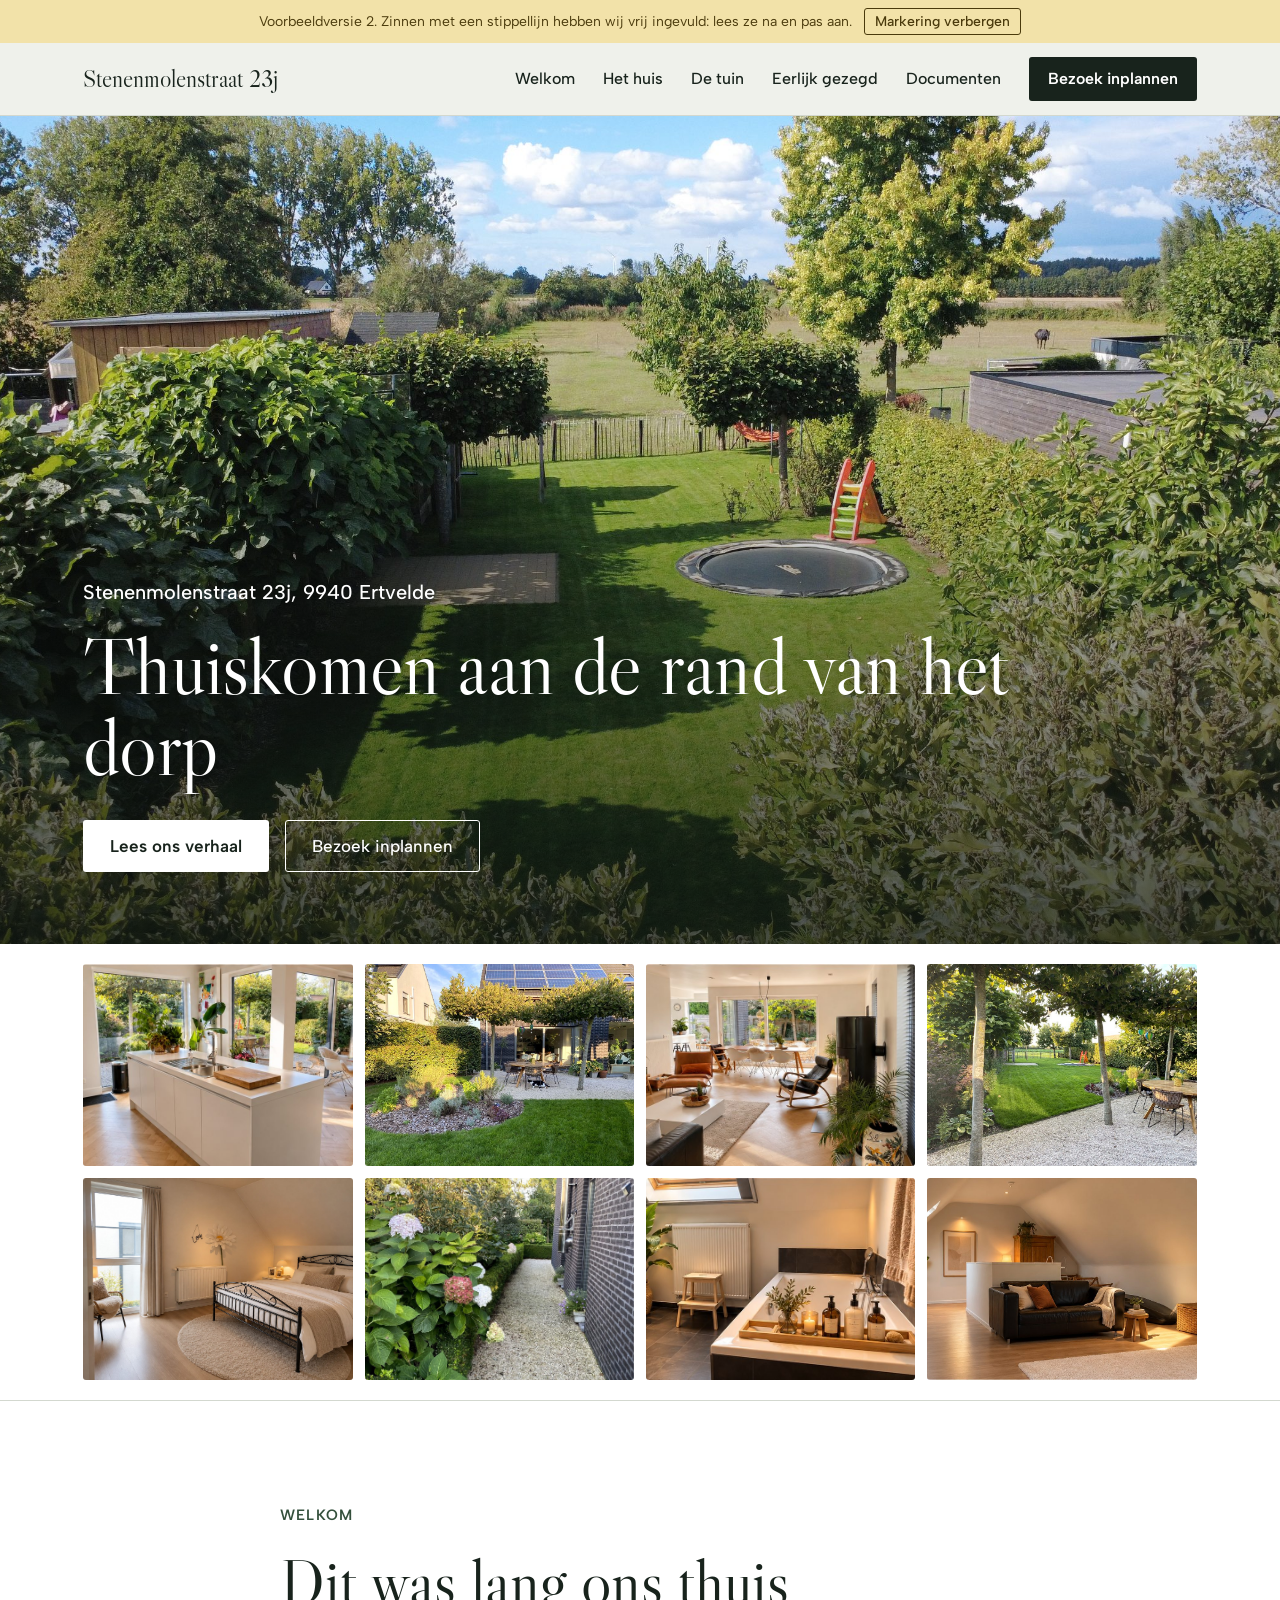
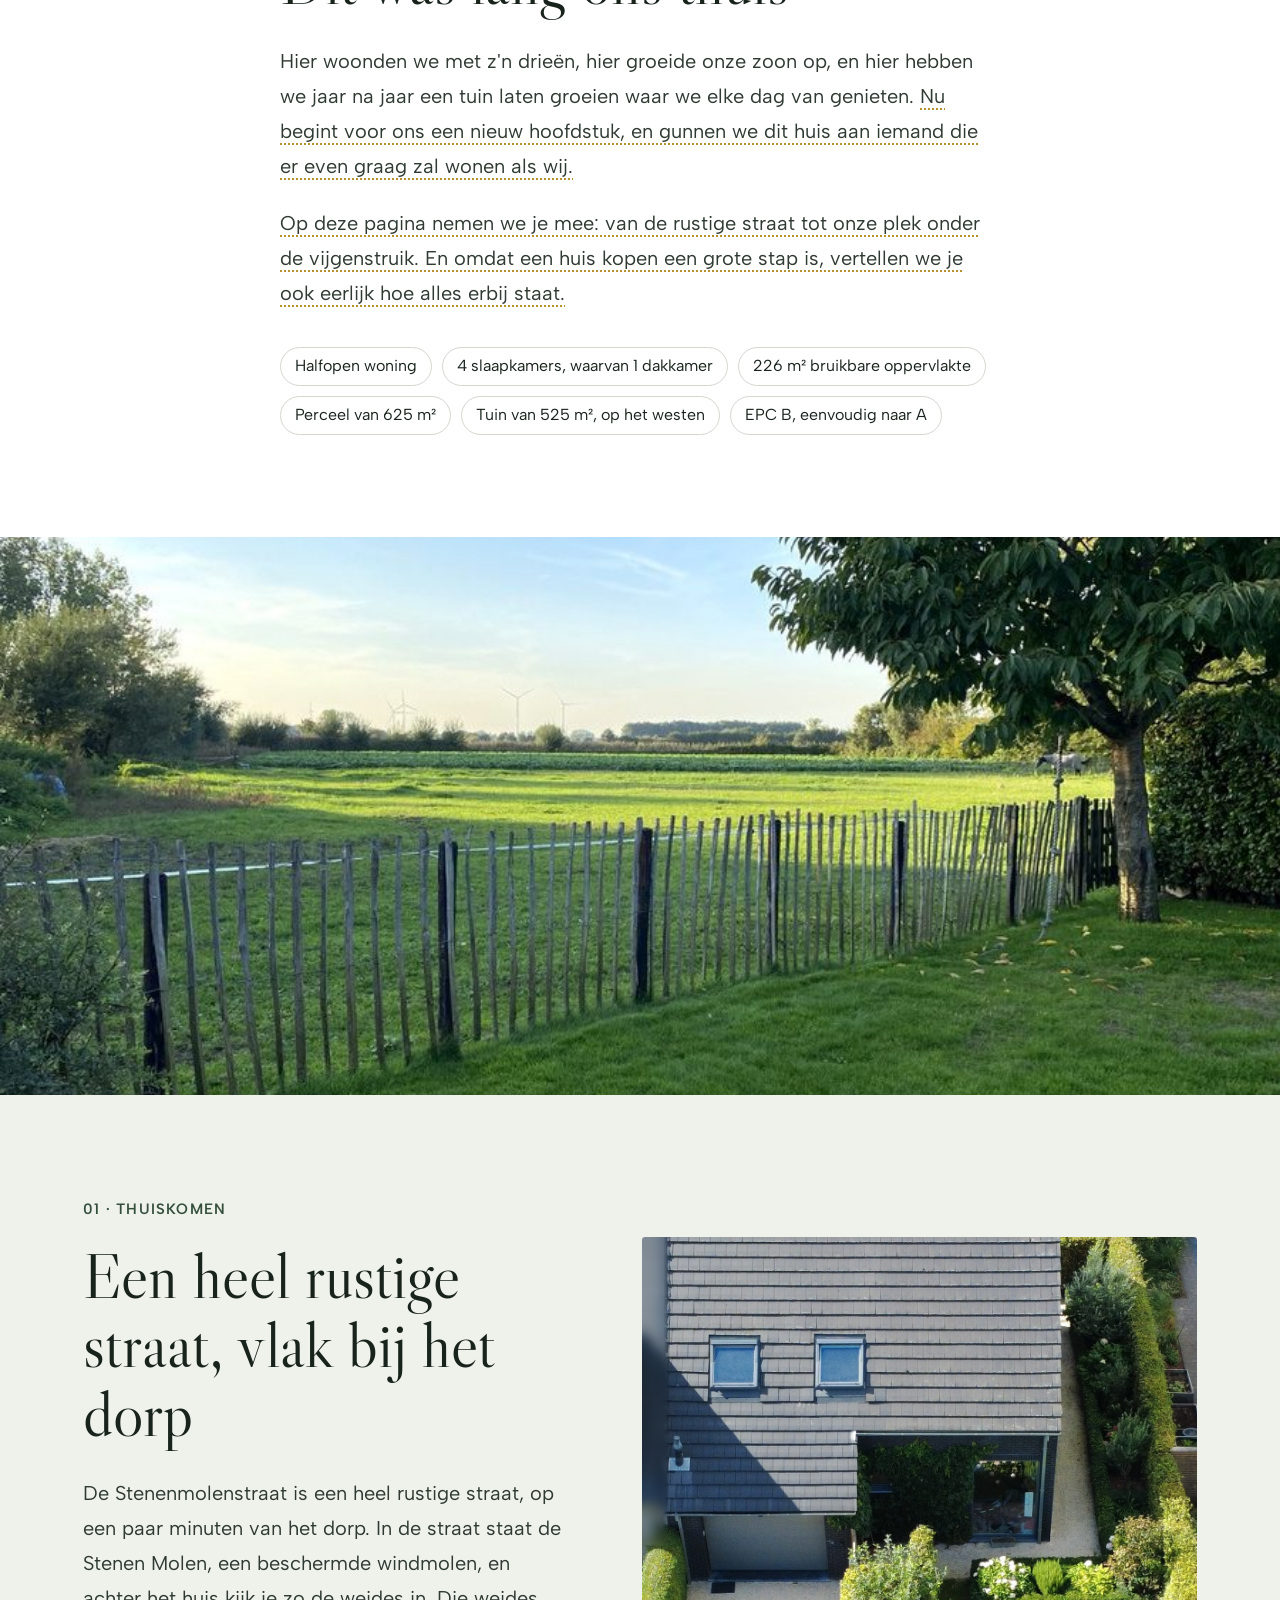
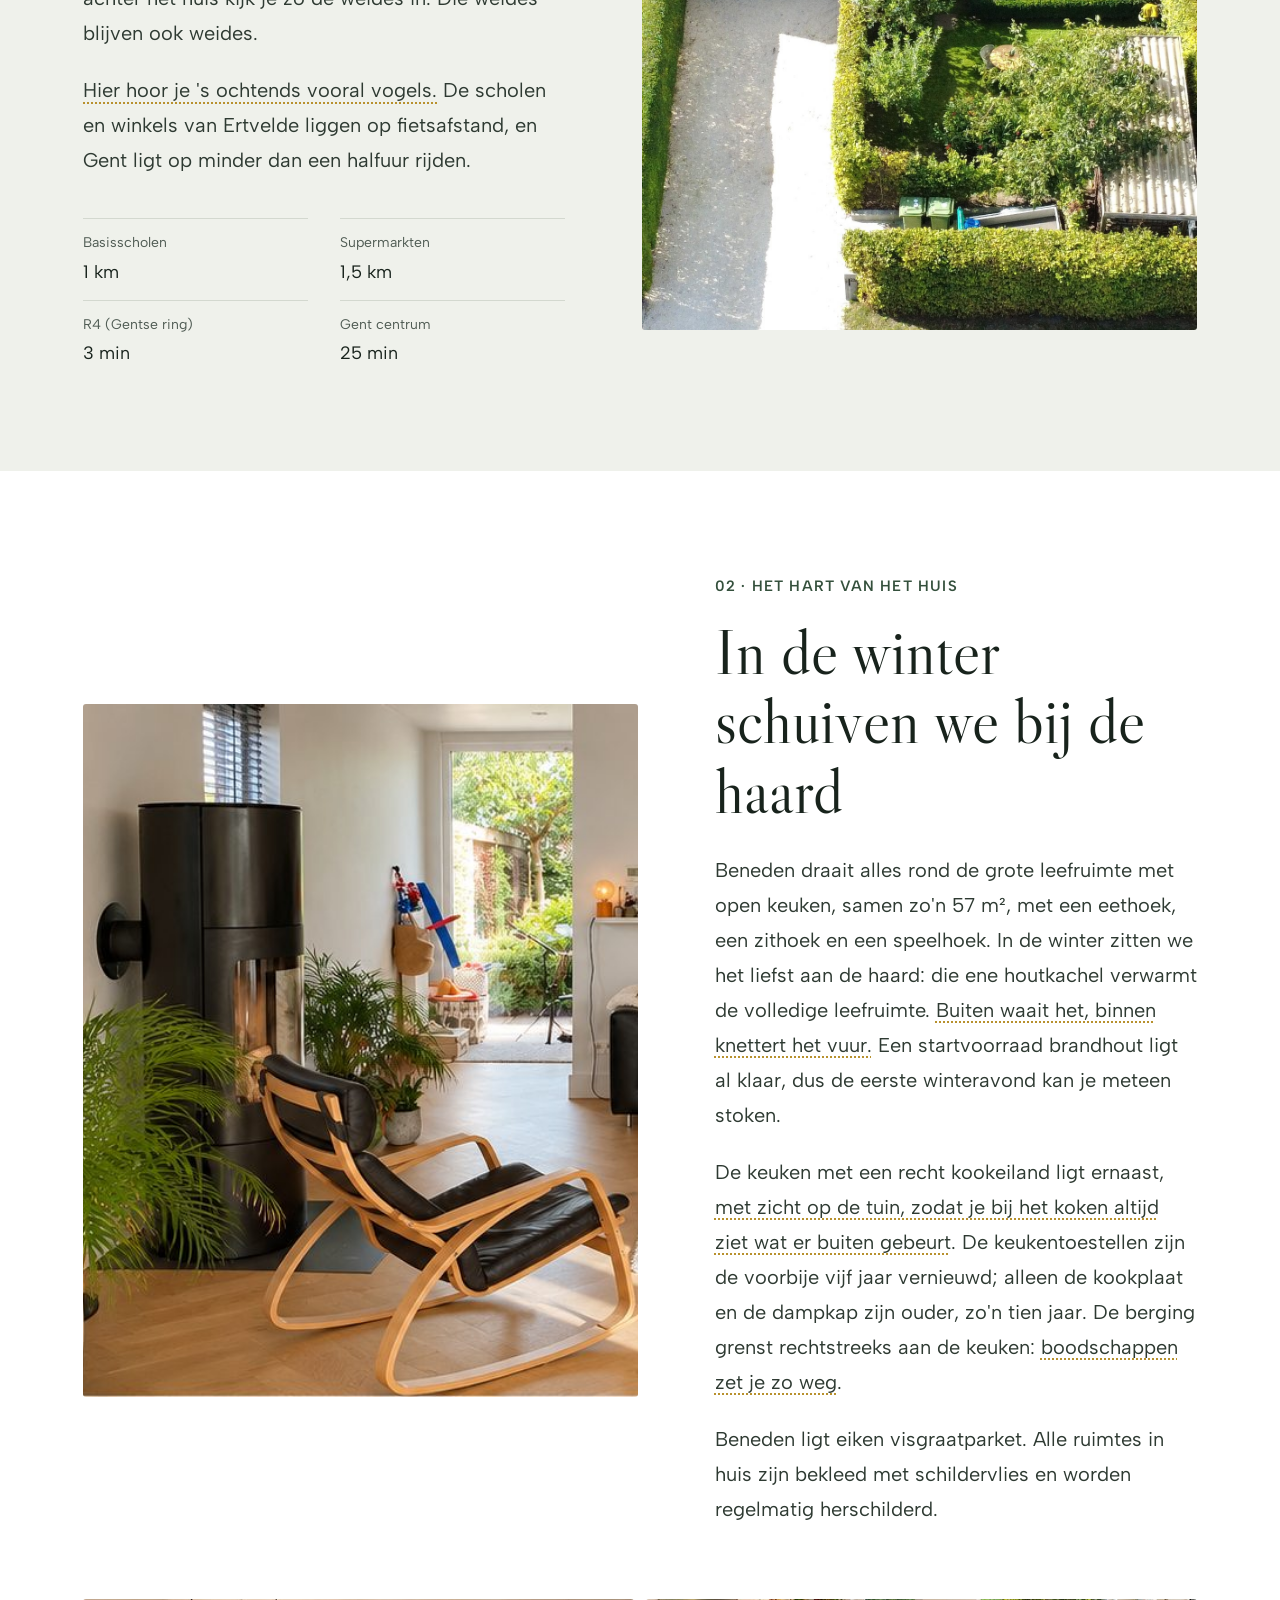
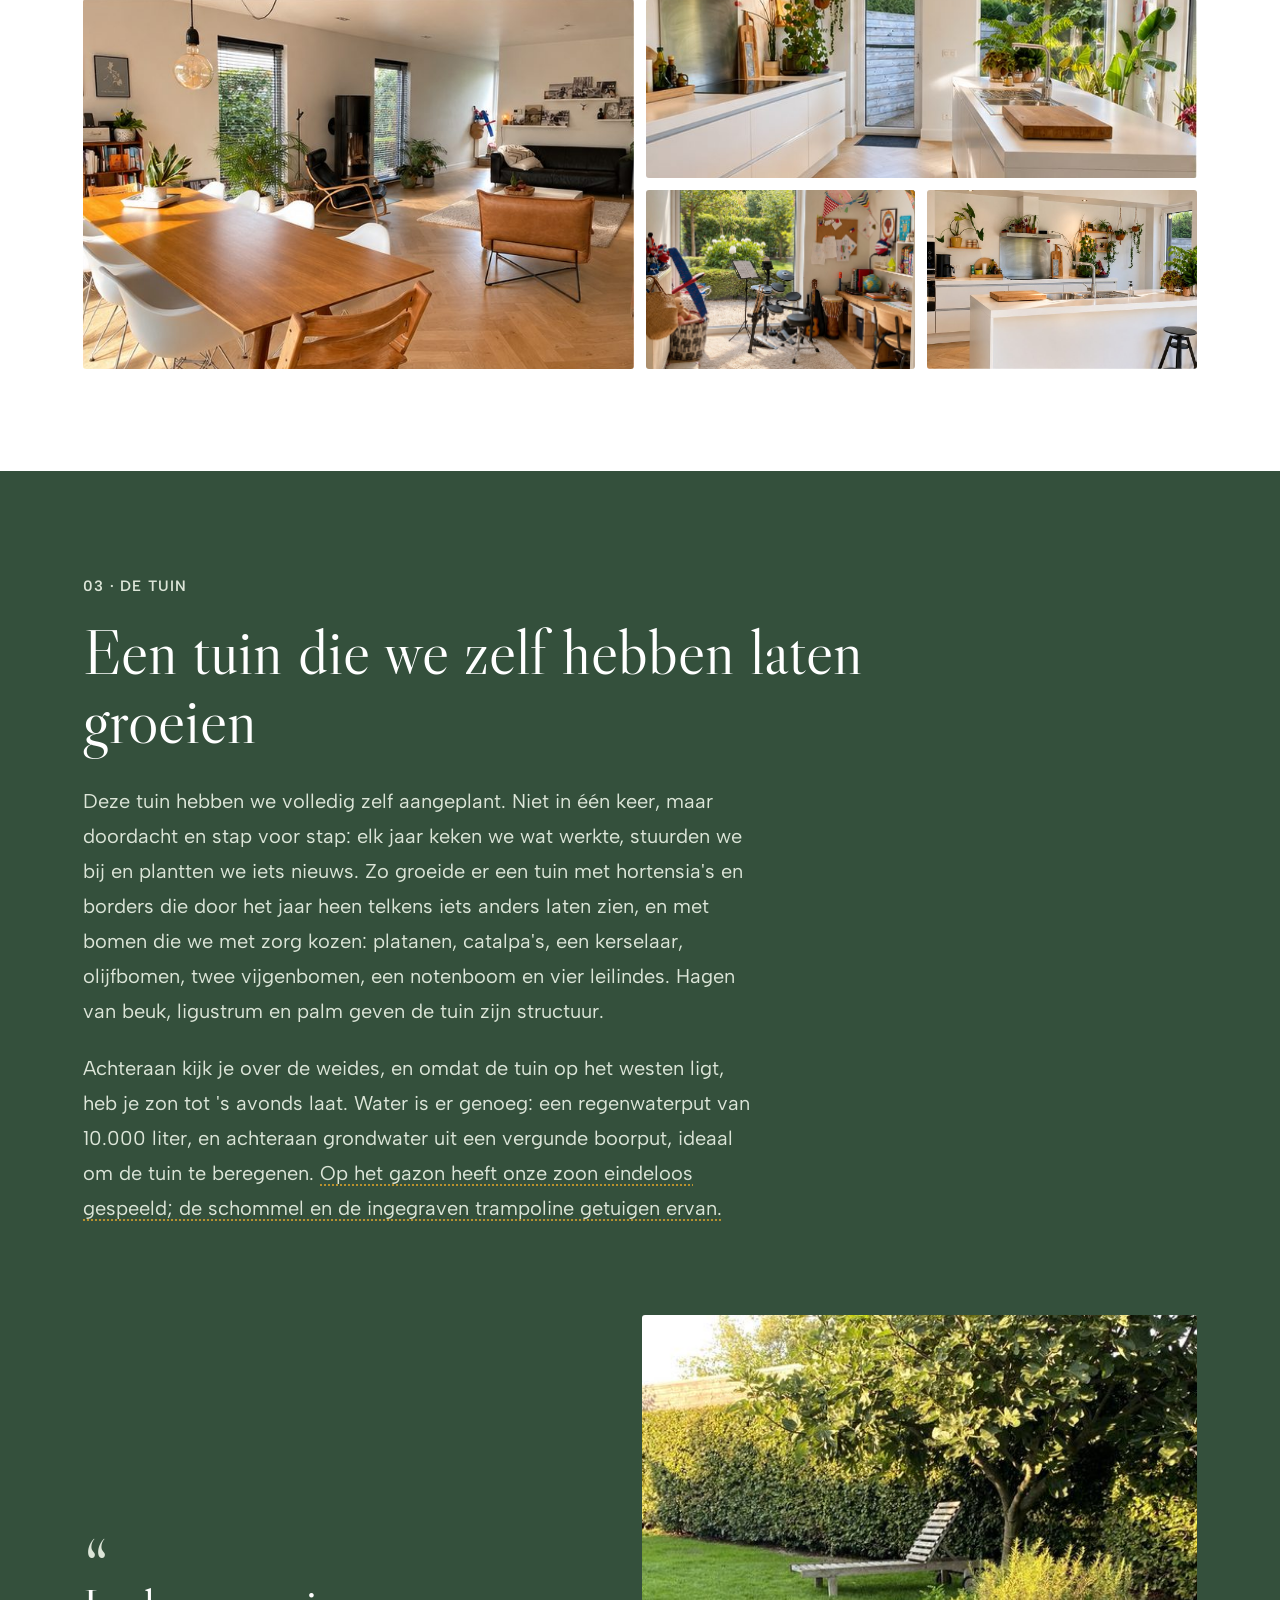
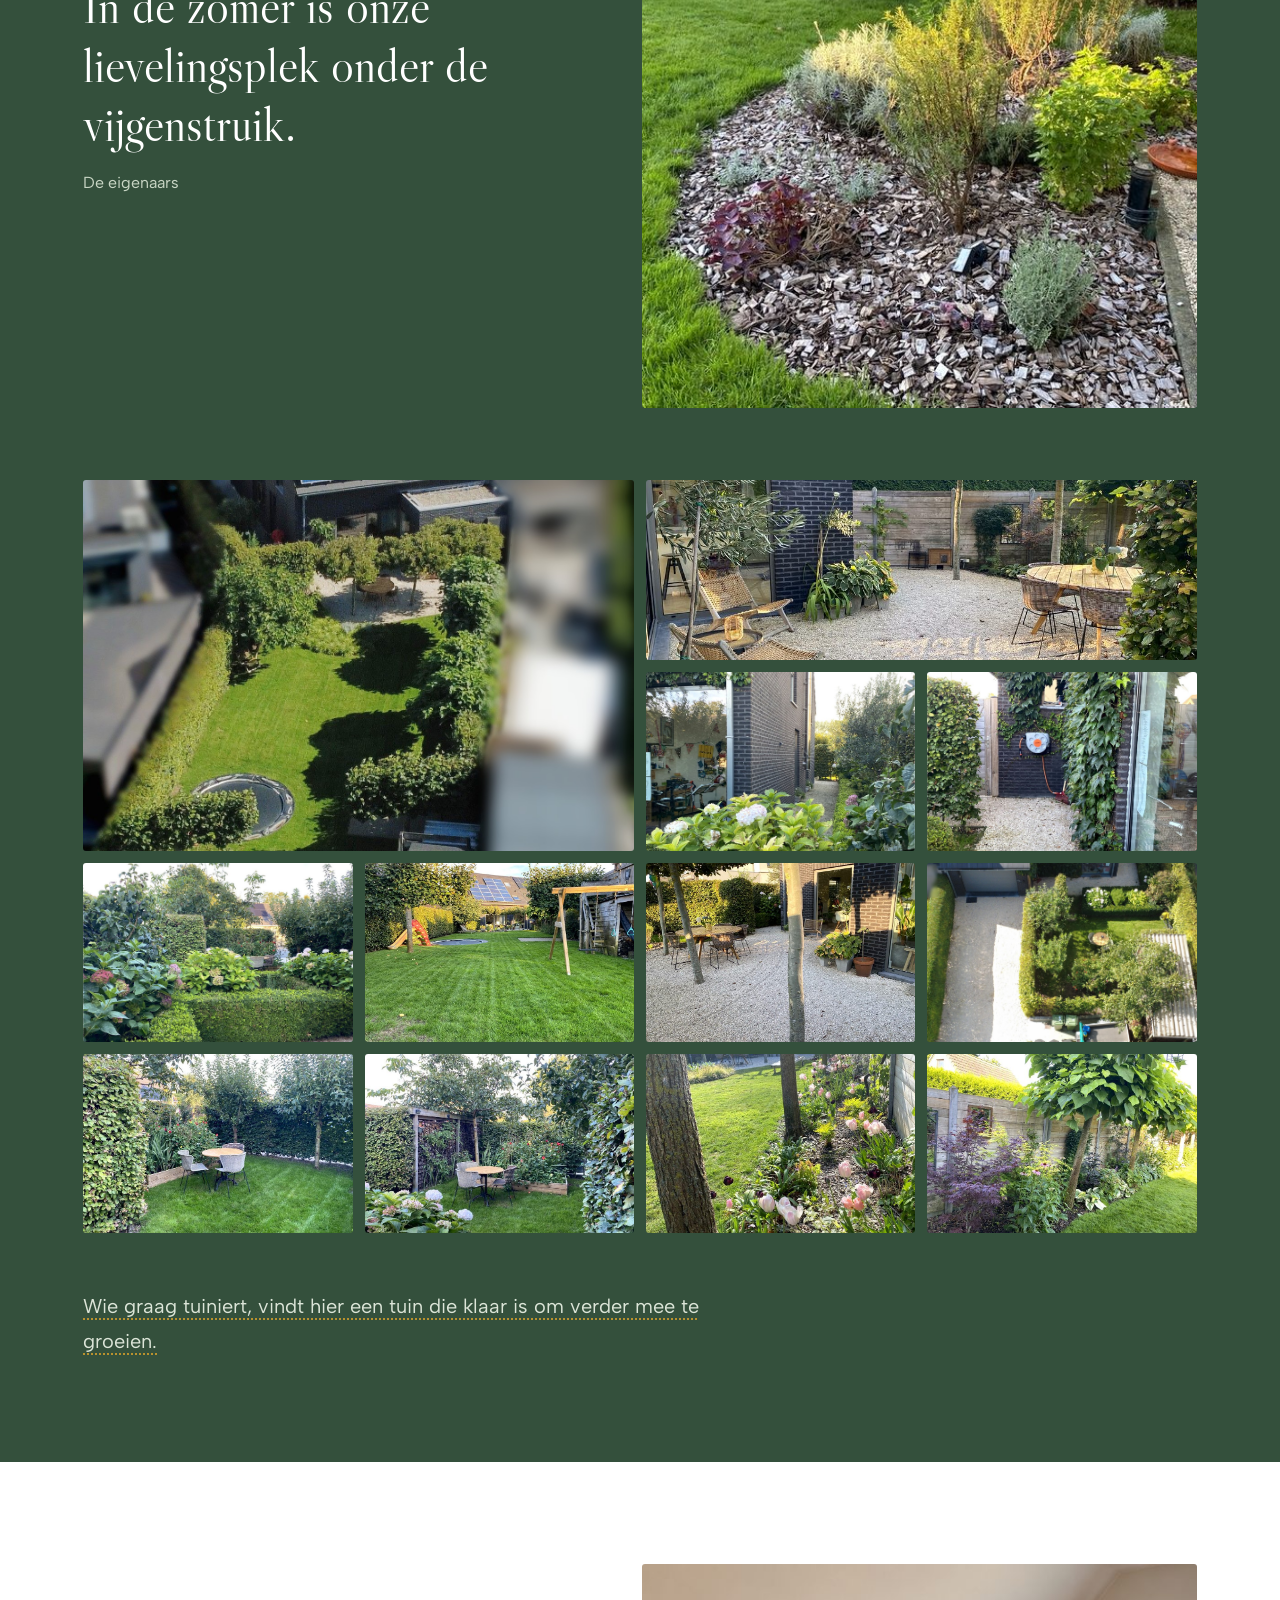
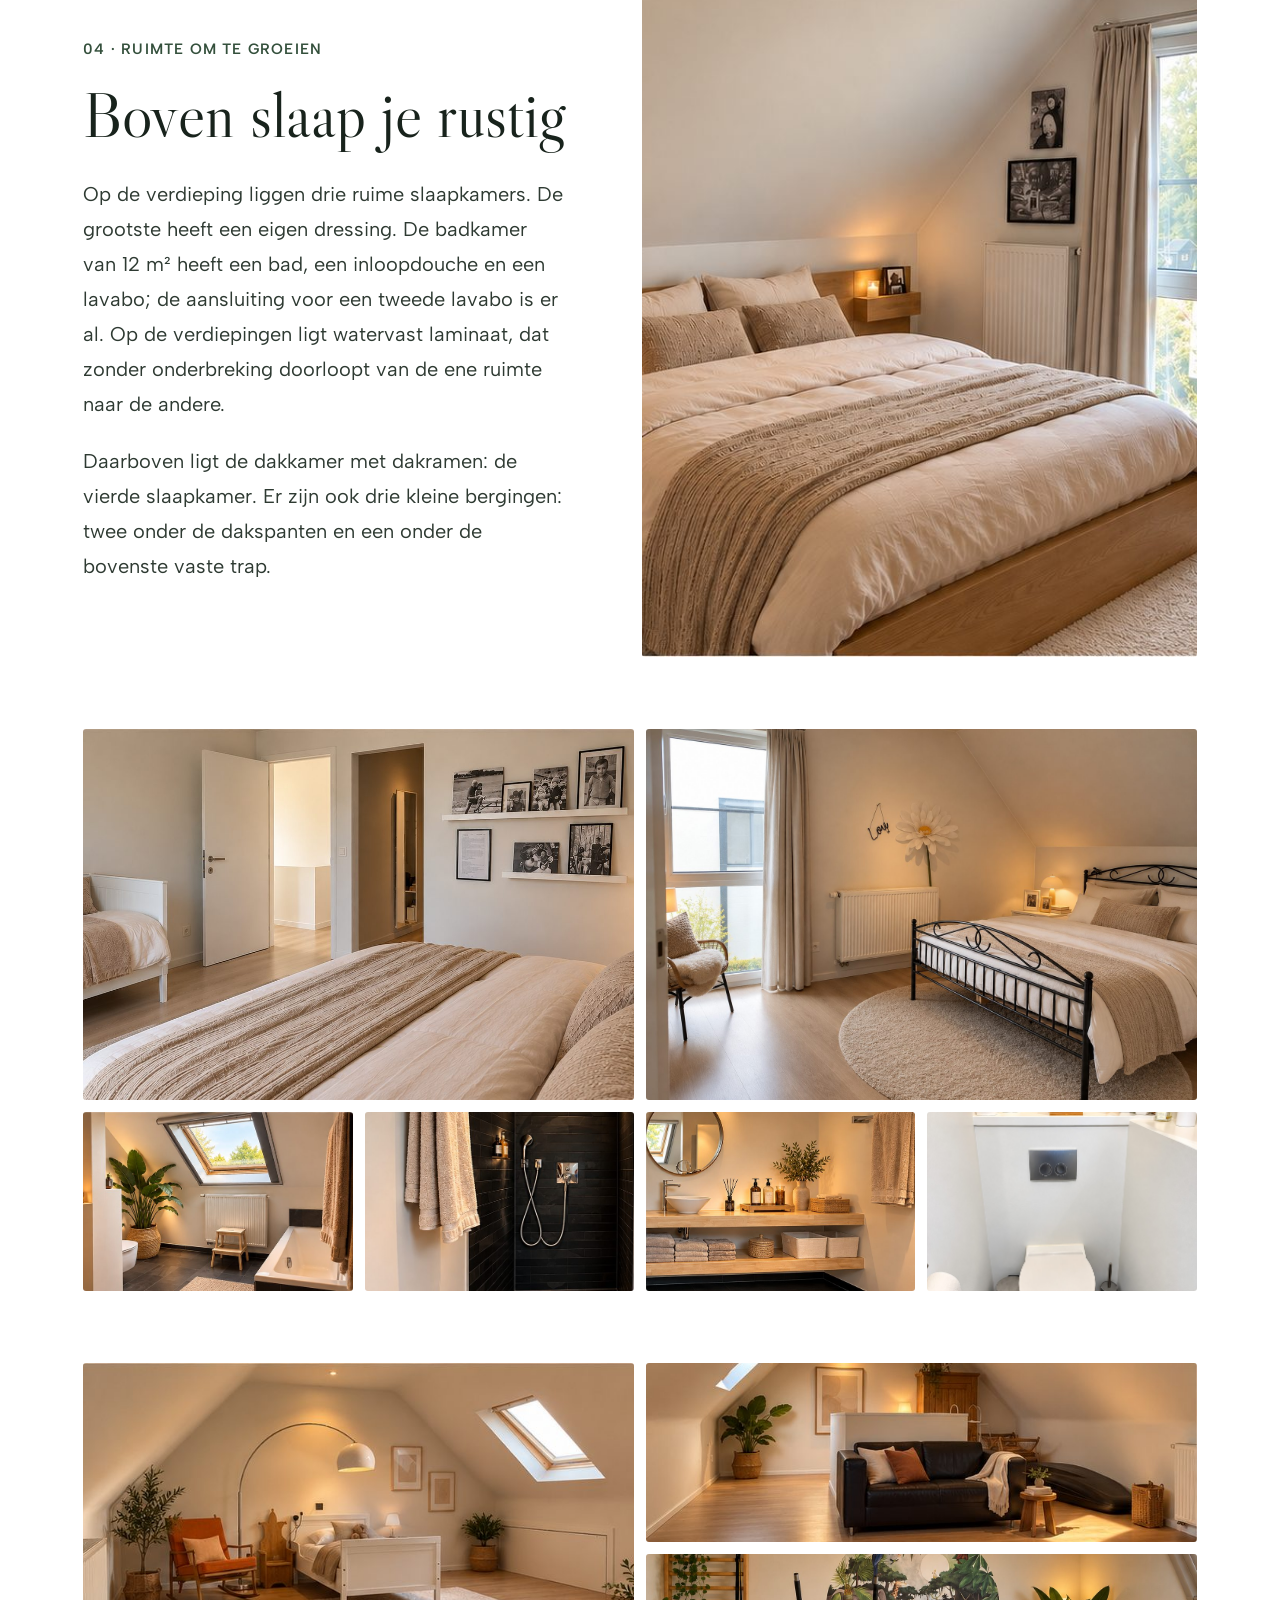
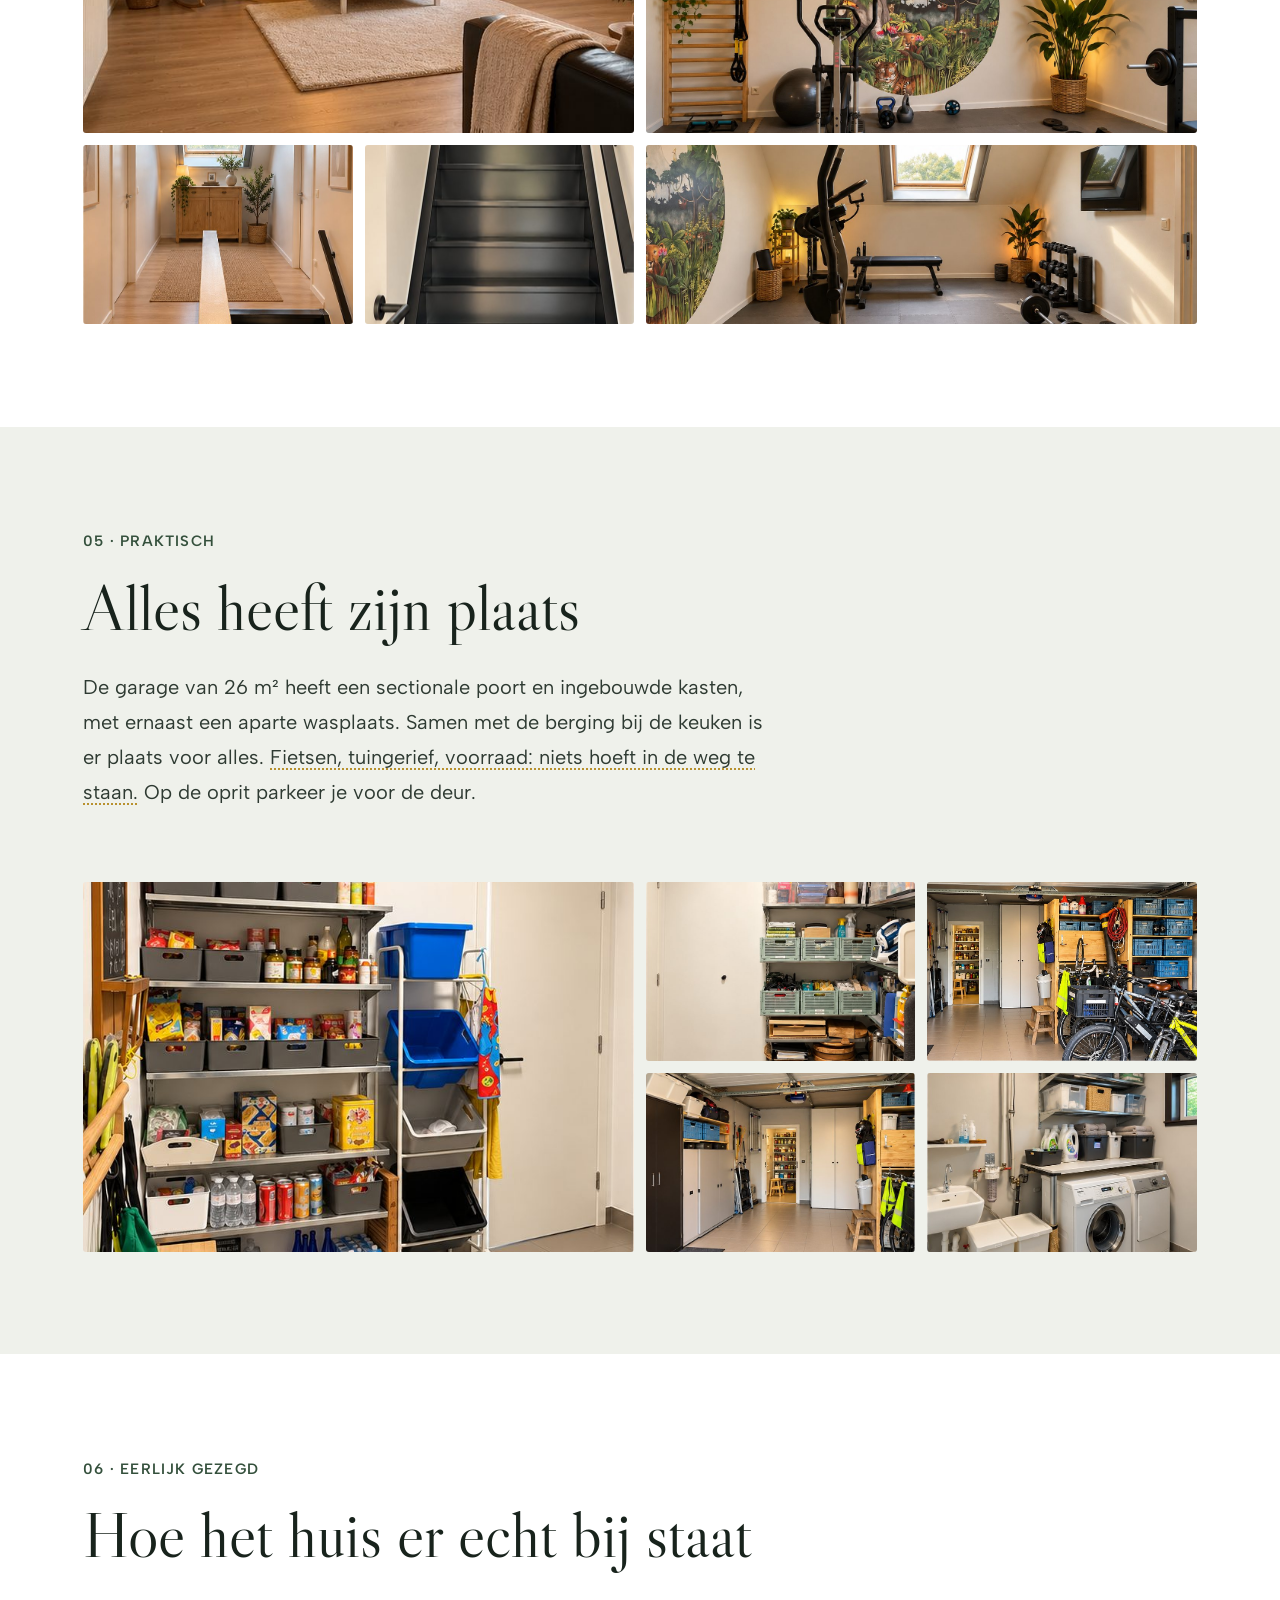
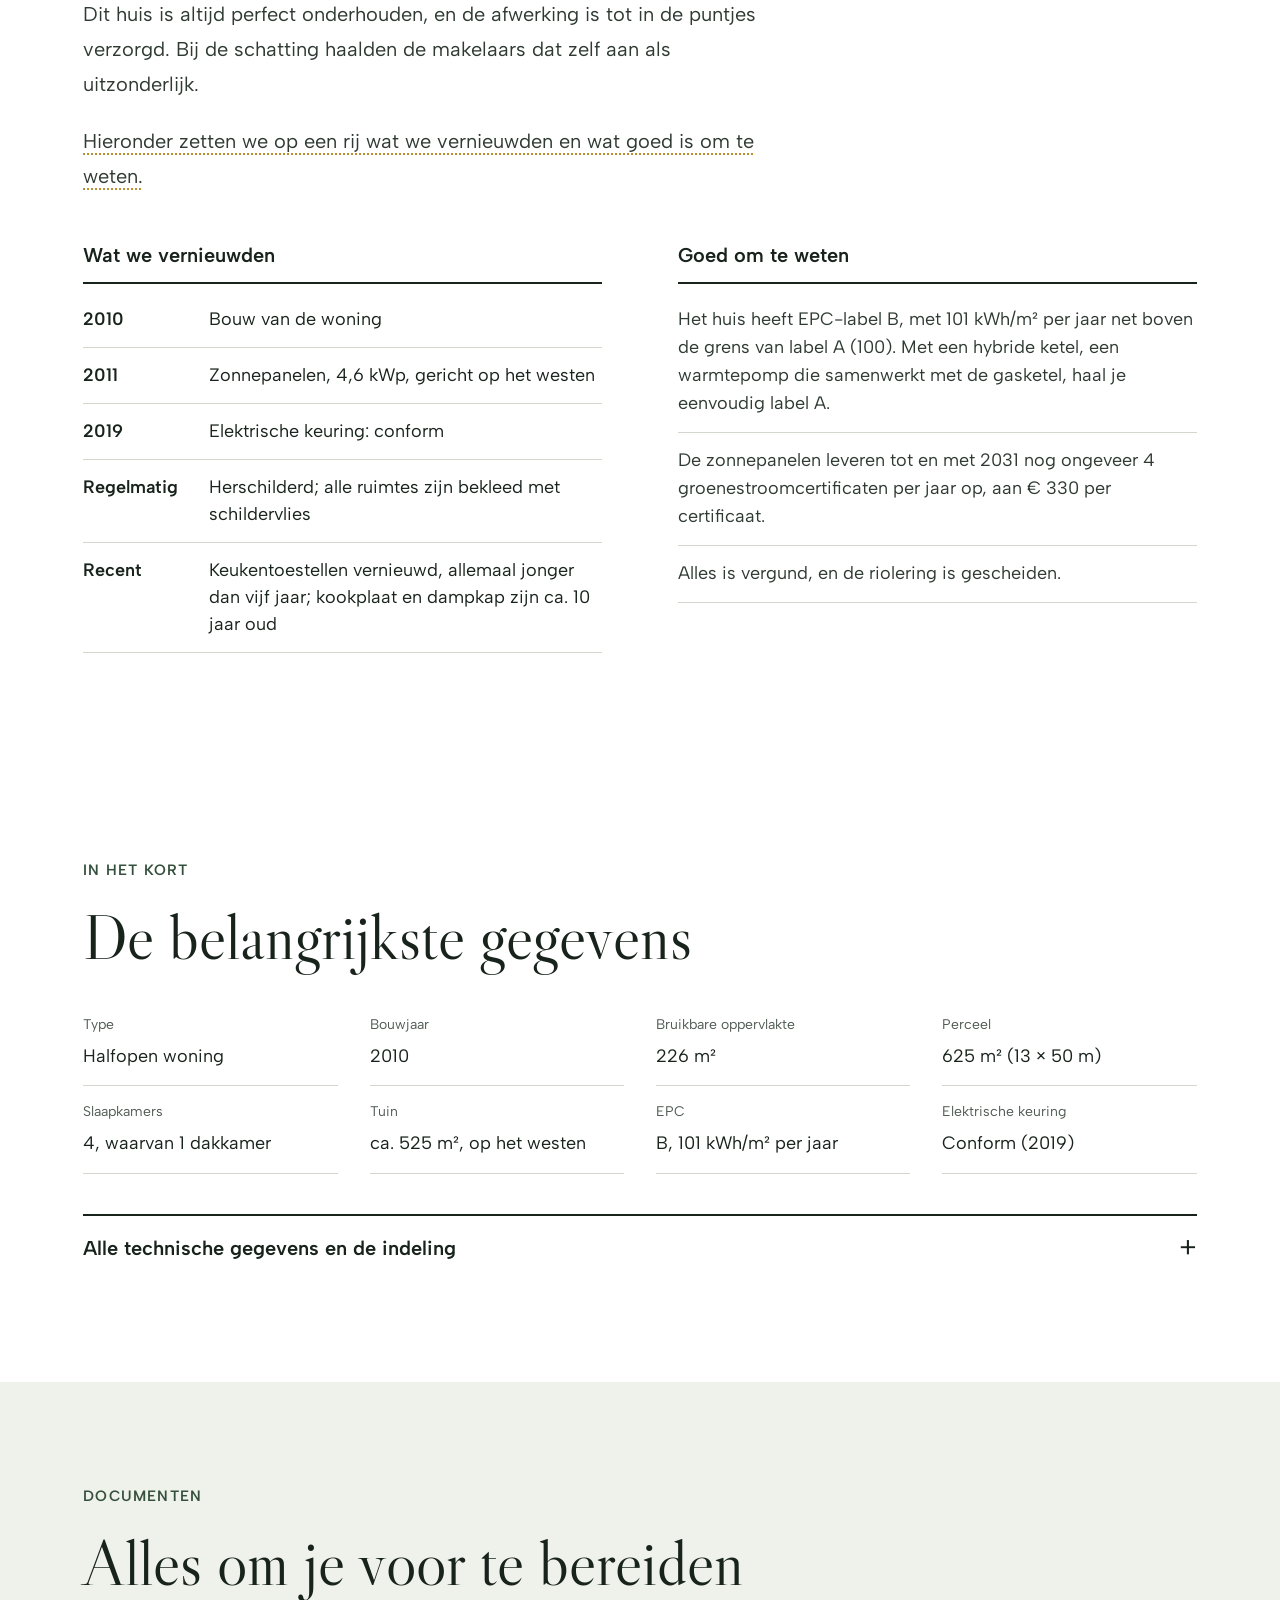
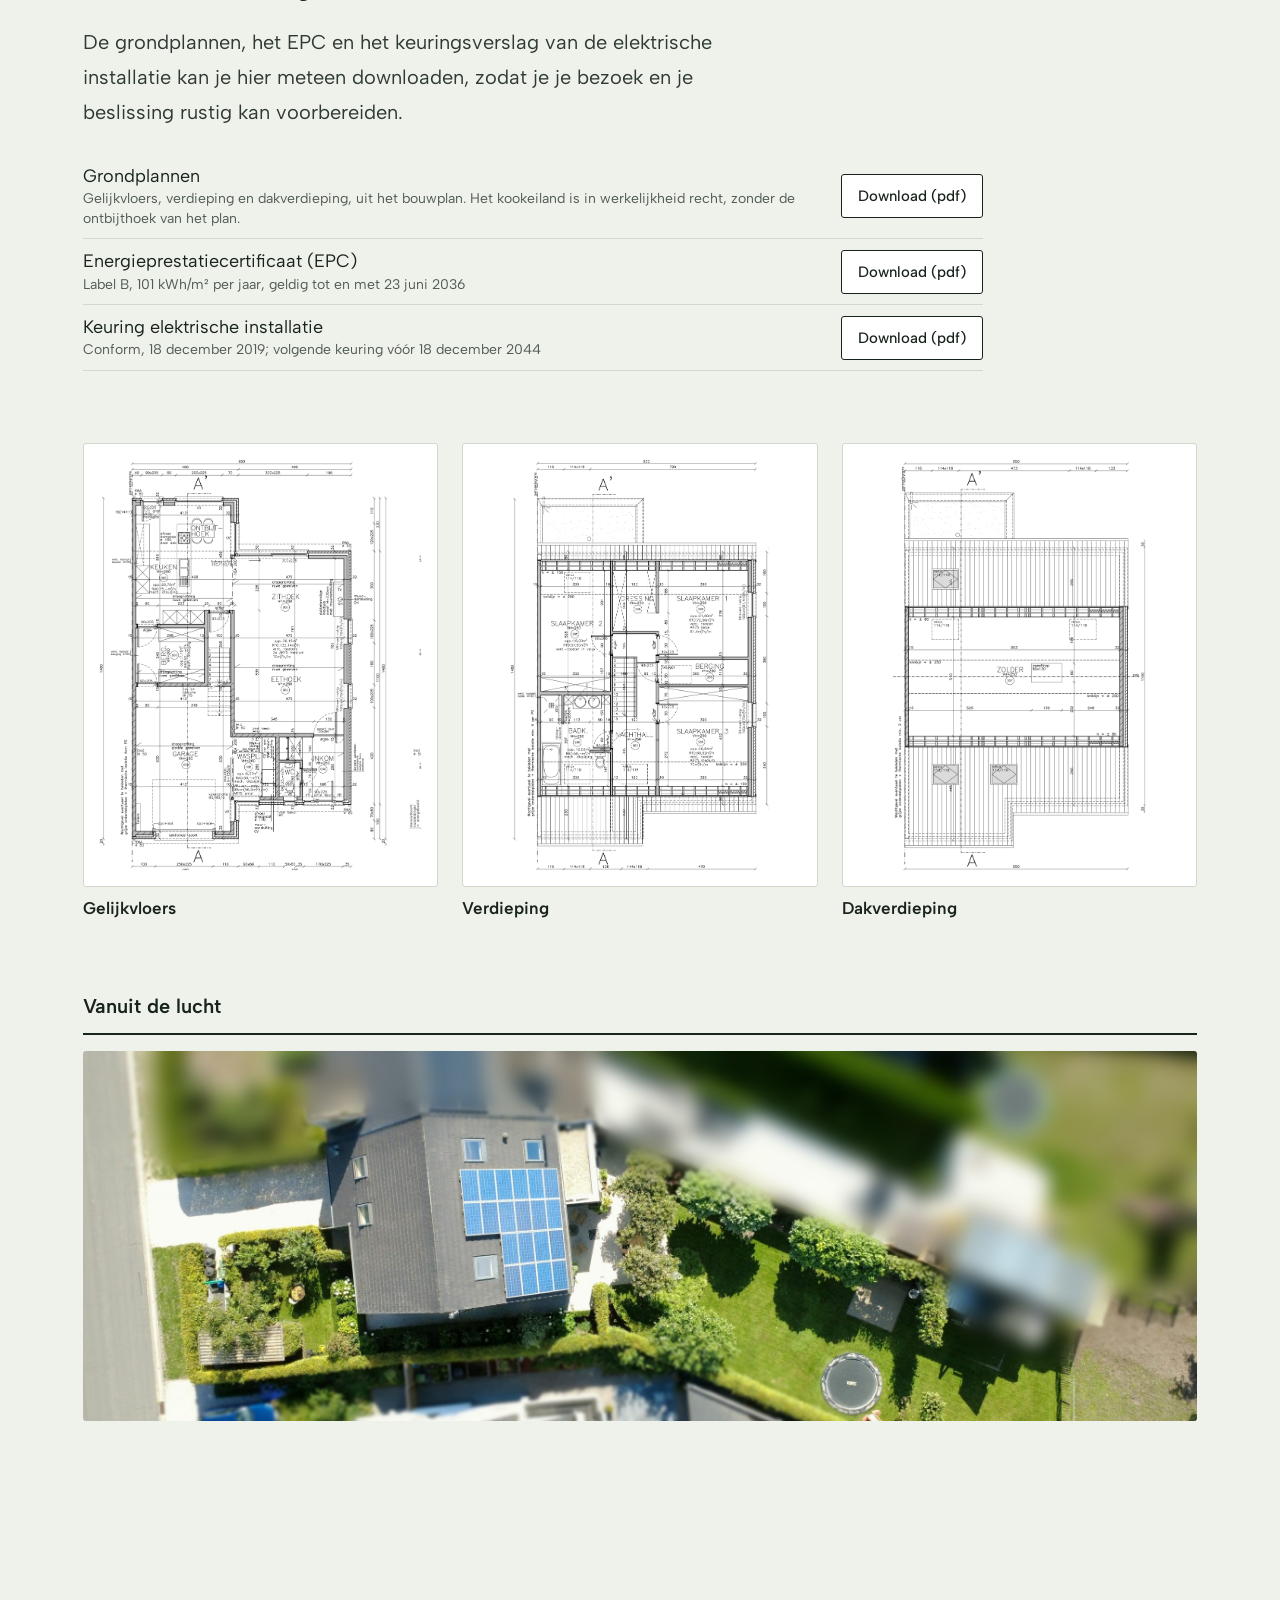
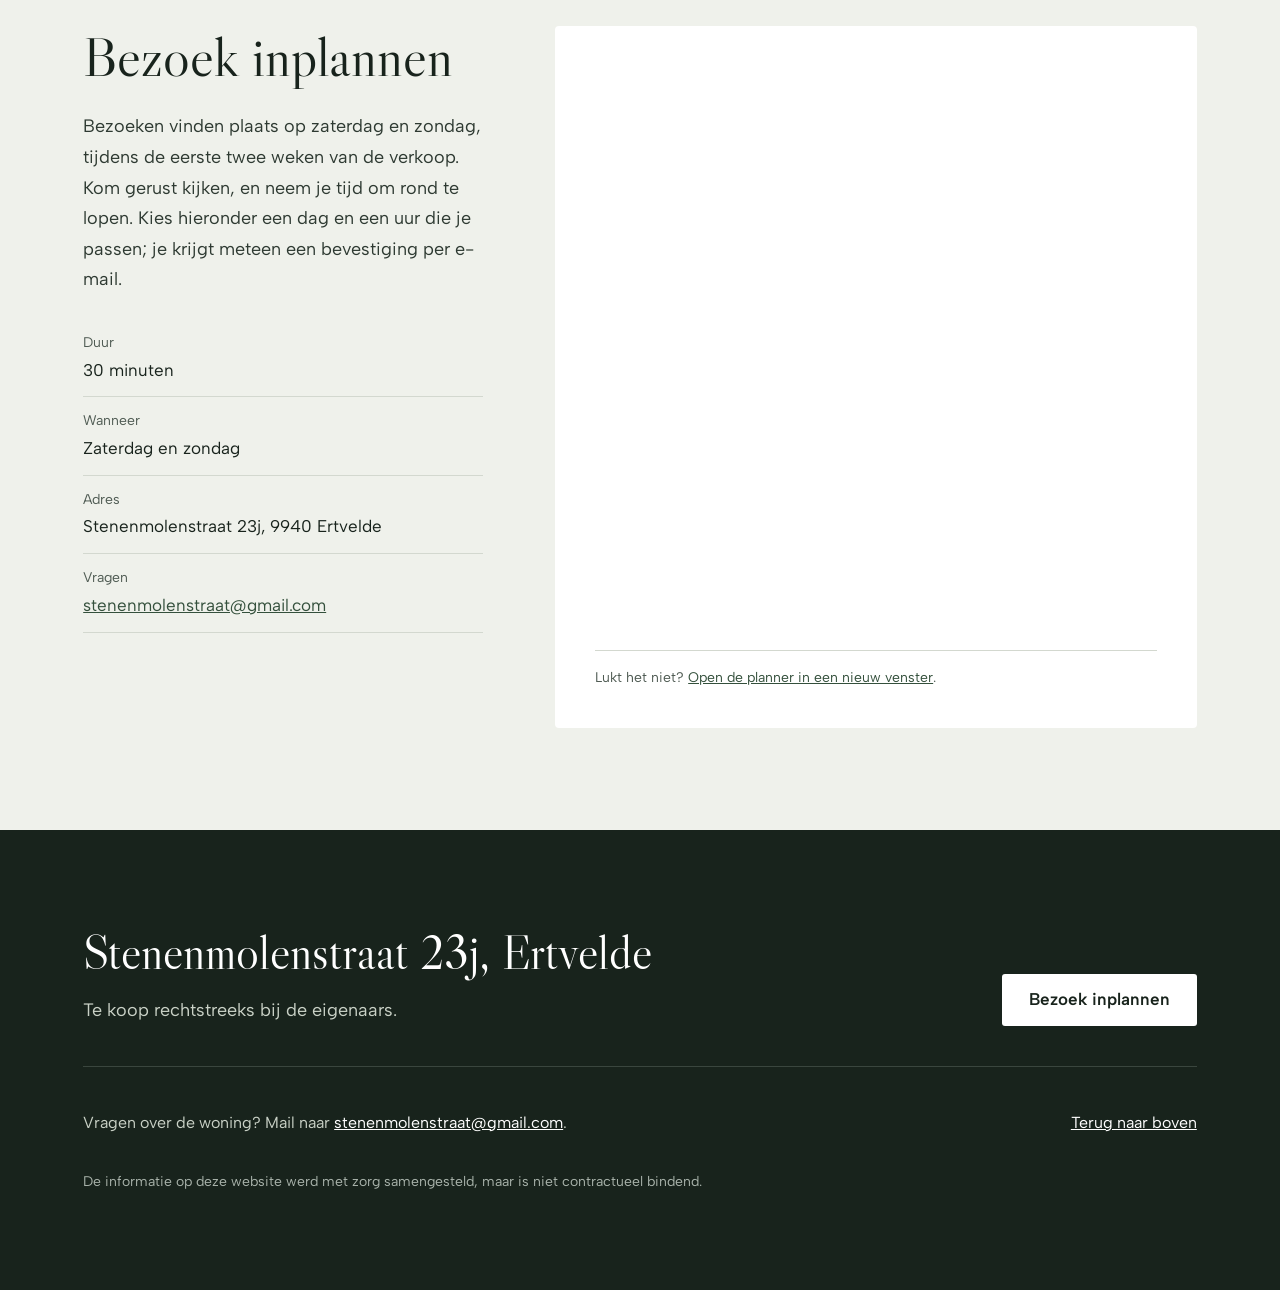
<file: v2/index.html>
<!doctype html>
<html lang="nl">
<head>
<meta charset="utf-8">
<meta name="viewport" content="width=device-width, initial-scale=1, viewport-fit=cover">
<title>Stenenmolenstraat 23j, Ertvelde: ons huis is te koop</title>
<meta name="description" content="Halfopen woning met uitzicht over de weides en een doordachte, goed onderhouden tuin. Vier slaapkamers, waarvan één dakkamer. Te koop rechtstreeks bij de eigenaars.">
<!-- VOORBEELDVERSIE: verwijder de noindex-regel bij livegang -->
<meta name="robots" content="noindex">
<meta property="og:type" content="website">
<meta property="og:title" content="Te koop: halfopen woning in Ertvelde">
<meta property="og:description" content="Stenenmolenstraat 23j. Uitzicht over de weides, een tuin die met zorg werd aangelegd. Plan je bezoek online.">
<meta property="og:image" content="media/deelbeeld.jpg">
<link rel="preconnect" href="https://fonts.googleapis.com">
<link rel="preconnect" href="https://fonts.gstatic.com" crossorigin>
<link href="https://fonts.googleapis.com/css2?family=Albert+Sans:wght@400;500;600&family=Libre+Caslon+Display&display=swap" rel="stylesheet">
<style>
:root{
  --mist:#EFF1EB;--paper:#FFFFFF;--ink:#18231C;--ink-2:#2E3A32;--muted:#4F5B53;
  --moss:#34503C;--moss-2:#3E5C47;--moss-ink:#DCE5D8;--moss-muted:#C9D6C5;--moss-line:#56705C;
  --line:#D3D8CF;--field:#7F8A82;--ph:#DDE2D8;--ph-line:#9AA59C;
  --todo-bg:#F2E2A9;--todo-ink:#4A3A0C;
  --serif:'Libre Caslon Display','Libre Caslon Text',Georgia,serif;
  --sans:'Albert Sans','Helvetica Neue',Helvetica,Arial,sans-serif;
  --pad:clamp(20px,6.5vw,96px);
  --section:clamp(64px,8vw,112px);
  --header:72px;
}
*,*::before,*::after{box-sizing:border-box}
[hidden]{display:none!important}
:root{padding-top:env(safe-area-inset-top,0px);padding-bottom:env(safe-area-inset-bottom,0px)}
html{scroll-behavior:smooth;scroll-padding-top:calc(var(--header) + 8px + env(safe-area-inset-top,0px));-webkit-text-size-adjust:100%}
@media (prefers-reduced-motion:reduce){html{scroll-behavior:auto}*{transition:none!important}}
body{margin:0;background:var(--mist);color:var(--ink);font-family:var(--sans);font-size:18px;line-height:1.7;-webkit-font-smoothing:antialiased}
img,video,svg{display:block;max-width:100%}
h1,h2,h3,p,figure,dl,dd{margin:0}
a{color:var(--moss)}
a:hover{color:var(--ink)}
:focus-visible{outline:2px solid var(--ink);outline-offset:2px;box-shadow:0 0 0 4px #FFFFFF}
.wrap{max-width:1440px;margin-inline:auto;padding-inline:var(--pad)}

/* Placeholders: alles in geel vullen we nog in */
.todo{display:inline-block;background:var(--todo-bg);color:var(--todo-ink);font-family:var(--sans);font-size:15px;font-weight:500;line-height:1.4;padding:3px 8px;border-radius:3px}
.draft{background:var(--todo-bg);color:var(--todo-ink);font-size:14px;line-height:1.5;text-align:center;padding:8px var(--pad)}

.skip{position:absolute;left:16px;top:-80px;z-index:100;background:var(--ink);color:#FFFFFF;padding:12px 16px;border-radius:3px}
.skip:focus{top:12px;color:#FFFFFF}

/* Knoppen */
.btn{display:inline-flex;align-items:center;justify-content:center;min-height:52px;padding:0 26px;border:1px solid transparent;border-radius:3px;font:600 17px/1.2 var(--sans);text-decoration:none;cursor:pointer;text-align:center}
.btn-ink{background:var(--ink);color:#FFFFFF}.btn-ink:hover{background:var(--moss);color:#FFFFFF}
.btn-light{background:#FFFFFF;color:var(--ink)}.btn-light:hover{background:var(--mist);color:var(--ink)}
.btn-ghost{border-color:#FFFFFF;color:#FFFFFF;font-weight:500}.btn-ghost:hover{background:rgba(255,255,255,.12);color:#FFFFFF}
.btn-moss{background:var(--moss);color:#FFFFFF}.btn-moss:hover{background:#2A4231;color:#FFFFFF}
.btn-outline{background:#FFFFFF;border-color:var(--ink);color:var(--ink);font-weight:500}.btn-outline:hover{background:var(--mist)}
.btn:disabled{opacity:.6;cursor:progress}

/* Header */
.site-header{position:sticky;top:env(safe-area-inset-top,0px);z-index:50;background:rgba(239,241,235,.97);border-bottom:1px solid var(--line)}
.site-header .wrap{height:var(--header);display:flex;align-items:center;justify-content:space-between;gap:24px}
.brand{font-family:var(--serif);font-size:24px;line-height:1.2;color:var(--ink);text-decoration:none;padding:10px 0}
.brand:hover{color:var(--ink)}
.nav{display:flex;align-items:center;gap:28px}
.nav a:not(.btn){color:var(--ink);text-decoration:none;font-size:16px;font-weight:500;padding:12px 0}
.nav a:not(.btn):hover{text-decoration:underline;text-underline-offset:6px}
.nav .btn{min-height:44px;padding:0 18px;font-size:16px}
.menu-toggle{display:none;align-items:center;gap:10px;min-height:44px;padding:0 14px;border:1px solid var(--ink);border-radius:3px;background:transparent;color:var(--ink);font:500 16px var(--sans);cursor:pointer}
@media (max-width:980px){
  .menu-toggle{display:inline-flex}
  .nav{display:none;position:absolute;top:var(--header);left:0;right:0;flex-direction:column;align-items:stretch;gap:0;background:var(--mist);border-bottom:1px solid var(--line);padding:4px var(--pad) 20px}
  .nav.is-open{display:flex}
  .nav a:not(.btn){padding:14px 0;border-bottom:1px solid var(--line)}
  .nav .btn{margin-top:16px;min-height:52px}
}

/* Hero */
.hero{position:relative;height:calc(100vh - var(--header));height:calc(100svh - var(--header));min-height:620px;max-height:920px;display:flex;align-items:flex-end;background:#2F4231;overflow:hidden;color:#FFFFFF}
.hero-media{position:absolute;inset:0}
.hero-media>*{position:absolute;inset:0;width:100%;height:100%;object-fit:cover}
.hero-scrim{position:absolute;inset:0;background:linear-gradient(to top,rgba(14,22,17,.72) 0%,rgba(14,22,17,.35) 38%,rgba(14,22,17,0) 62%)}
.hero-content{position:relative;width:100%;display:flex;justify-content:space-between;align-items:flex-end;gap:32px 48px;padding-bottom:clamp(40px,8vh,88px)}
.hero-text{display:flex;flex-direction:column;gap:20px;max-width:960px}
.hero-address{font-size:20px;font-weight:500;line-height:1.4}
.hero h1{font-family:var(--serif);font-weight:400;font-size:clamp(44px,6.2vw,84px);line-height:1.02;letter-spacing:-.01em}
.hero-actions{display:flex;flex-wrap:wrap;gap:16px;margin-top:12px}
@media (max-width:720px){
  .hero{display:block;height:auto;min-height:0;max-height:none}
  .hero-media{position:relative;height:52vh;height:52svh;min-height:300px}
  .hero-scrim{display:none}
  .hero-content{flex-direction:column;align-items:stretch;padding-top:28px;padding-bottom:44px}
  .hero-actions .btn{flex:1 1 100%}
}

/* Kerngegevens */
.facts{background:#FFFFFF;border-bottom:1px solid var(--line)}
.facts dl{display:grid;grid-template-columns:repeat(5,minmax(0,1fr));gap:24px 32px;padding-block:36px}
.facts div{display:flex;flex-direction:column;gap:6px}
.facts dt{font-size:14px;line-height:1.4;color:var(--muted)}
.facts dd{font-size:20px;font-weight:500;line-height:1.4}
@media (max-width:980px){.facts dl{grid-template-columns:repeat(3,minmax(0,1fr))}}
@media (max-width:560px){.facts dl{grid-template-columns:repeat(2,minmax(0,1fr));padding-block:28px}}

/* Secties */
.section{padding-block:var(--section)}
.section--white{background:#FFFFFF}
.section--moss{background:var(--moss);color:#FFFFFF}
.h2{font-family:var(--serif);font-weight:400;font-size:clamp(40px,5vw,56px);line-height:1.1}
.lead{font-family:var(--serif);font-size:clamp(24px,2.6vw,30px);line-height:1.35}
.body{color:var(--ink-2)}
.section-head{display:flex;justify-content:space-between;align-items:flex-end;flex-wrap:wrap;gap:20px 64px;margin-bottom:clamp(40px,5vw,56px)}
.section-head p{max-width:560px;color:var(--ink-2)}

/* De woning */
.woning{display:grid;grid-template-columns:minmax(0,1fr) 440px;gap:96px;align-items:start}
.woning-text{display:flex;flex-direction:column;gap:28px;max-width:700px}
.woning-text .body{display:flex;flex-direction:column;gap:18px;max-width:640px}
.card{background:#FFFFFF;border-radius:4px;padding:32px}
.ligging{display:flex;flex-direction:column;gap:20px}
.ligging h3{font-family:var(--serif);font-weight:400;font-size:30px;line-height:1.15}
.map{display:block;width:100%;height:240px;border:0;border-radius:3px;background:var(--ph)}
.map-links{display:flex;flex-wrap:wrap;gap:8px 24px;margin-top:-8px;font-size:15px;font-weight:500}
.map-links a{padding:6px 0}
@media (max-width:1100px){.woning{grid-template-columns:1fr;gap:56px}.ligging{max-width:560px}}
@media (max-width:640px){.card{padding:24px 20px}}

/* Placeholders voor beelden */
.ph{display:flex;flex-direction:column;align-items:center;justify-content:center;gap:10px;padding:16px;background:var(--ph);border:1px dashed var(--ph-line);border-radius:3px;color:#3F4A43;font-size:15px;font-weight:500;line-height:1.4;text-align:center}
.section--moss .ph{background:var(--moss-2);border-color:#8FA893;color:var(--moss-ink)}
.photo{position:relative;overflow:hidden;border-radius:3px}
.photo .ph{position:absolute;inset:0}
.photo img{position:absolute;inset:0;width:100%;height:100%;object-fit:cover}

/* Lijsten */
.rows{list-style:none;margin:0;padding:0}
.row{display:flex;justify-content:space-between;align-items:center;gap:16px;min-height:56px;padding-block:8px;border-bottom:1px solid var(--line);font-size:17px;line-height:1.4}
.row small{display:block;margin-top:2px;font-size:14px;color:var(--muted)}
.row .todo{flex-shrink:0}
.row>span:last-child{flex-shrink:0;white-space:nowrap;text-align:right}
.kv{display:flex;flex-direction:column;gap:6px;padding-block:14px;border-bottom:1px solid var(--line);line-height:1.4}
.kv dt{font-size:14px;color:var(--muted)}
.kv dd{font-size:17px}
.section--moss .kv{gap:4px;border-bottom:0;border-top:1px solid var(--moss-line)}
.section--moss .kv dt{color:var(--moss-muted)}

/* Indeling en technische gegevens */
.cols-4{display:grid;grid-template-columns:repeat(4,minmax(0,1fr));gap:40px}
@media (max-width:1100px){.cols-4{grid-template-columns:repeat(2,minmax(0,1fr));gap:48px 40px}}
@media (max-width:640px){.cols-4{grid-template-columns:1fr}}
.col-title{font-size:20px;font-weight:600;line-height:1.3;padding-bottom:14px;margin-bottom:8px;border-bottom:2px solid var(--ink)}
.col-title--top{padding:16px 0 12px;margin:0;border-bottom:0;border-top:2px solid var(--ink)}
.plan{margin-top:20px}

/* De tuin */
.tuin-head{display:flex;justify-content:space-between;align-items:flex-end;flex-wrap:wrap;gap:32px 96px}
.tuin-intro{display:flex;flex-direction:column;gap:16px;max-width:640px}
.tuin-intro .lead{font-size:clamp(28px,3vw,36px);line-height:1.25}
.tuin-head .tuin-body{max-width:520px;font-size:19px;color:var(--moss-ink)}
.tuin-facts{display:grid;grid-template-columns:repeat(3,minmax(0,1fr));gap:48px;margin-top:80px}
.tuin-facts h3{font-size:18px;font-weight:600;line-height:1.4;margin-bottom:12px}
@media (max-width:900px){
  .tuin-facts{grid-template-columns:1fr;gap:32px;margin-top:56px}
}

/* Foto's */
.gallery{display:grid;grid-template-columns:repeat(4,minmax(0,1fr));grid-auto-rows:clamp(150px,14vw,220px);grid-auto-flow:dense;gap:12px}
.gallery .photo--big{grid-column:span 2;grid-row:span 2}
.gallery .photo--wide{grid-column:span 2}
.gallery .photo--full{grid-column:1/-1;grid-row:span 2}
.gallery .photo--tall{grid-row:span 2}
.gallery-group+.gallery-group{margin-top:clamp(48px,6vw,72px)}
.gallery-title{font-size:20px;font-weight:600;line-height:1.3;padding-bottom:14px;margin-bottom:16px;border-bottom:2px solid var(--ink)}
.photos .gallery-group+.gallery-group{margin-top:clamp(56px,6vw,88px)}
.photo-head{display:flex;justify-content:space-between;align-items:baseline;flex-wrap:wrap;gap:8px 32px;margin-bottom:24px}
.photo-title{font-family:var(--serif);font-weight:400;font-size:clamp(32px,3.6vw,44px);line-height:1.15}
.photo-hint{font-size:16px;color:var(--ink-2)}
.tuin-gallery{margin-top:clamp(48px,6vw,72px)}
.zoom{position:absolute;inset:0;display:block;cursor:zoom-in}
.zoom img{transition:transform .5s ease}
.zoom:hover img{transform:scale(1.03)}
.zoom:focus-visible{outline-offset:-4px}
@media (max-width:720px){
  .gallery{grid-template-columns:repeat(2,minmax(0,1fr));grid-auto-rows:140px;gap:8px}
  .gallery .photo--big{grid-column:1 / -1}
}
.plans{margin-top:clamp(56px,6vw,80px)}
.plans-grid{display:grid;grid-template-columns:repeat(auto-fit,minmax(240px,1fr));gap:24px;margin-top:20px}
.plan-card{margin:0;display:flex;flex-direction:column;gap:10px}
.plan-card .zoom{position:relative;inset:auto;display:block;aspect-ratio:4/5;background:#FFFFFF;border:1px solid var(--line);border-radius:3px;overflow:hidden}
.plan-card img{position:absolute;top:12px;left:12px;width:calc(100% - 24px);height:calc(100% - 24px);object-fit:contain}
.plan-card figcaption{font-size:17px;font-weight:600;line-height:1.4}
.plans-note{margin-top:16px;font-size:16px;color:var(--ink-2)}
.strip{display:grid;grid-template-columns:repeat(4,minmax(0,1fr));gap:12px;padding:20px max(var(--pad),calc((100% - 1440px)/2 + var(--pad)));background:#FFFFFF;border-bottom:1px solid var(--line)}
.strip-item{margin:0;position:relative;aspect-ratio:4/3;border-radius:3px;overflow:hidden}
.strip-item .zoom{position:absolute;inset:0}
.strip-item img{width:100%;height:100%;object-fit:cover}
.split-media .zoom,.bleed .zoom{position:absolute;inset:0;display:block}
@media (max-width:720px){
  .strip{display:flex;gap:10px;overflow-x:auto;scroll-snap-type:x mandatory;scroll-padding-inline:var(--pad);padding:16px var(--pad);-webkit-overflow-scrolling:touch;scrollbar-width:none}
  .strip::-webkit-scrollbar{display:none}
  .strip-item{flex:0 0 78%;scroll-snap-align:start}
}
/* Lightbox */
.lightbox{width:100vw;height:100vh;height:100dvh;max-width:none;max-height:none;margin:0;padding:0;border:0;background:rgba(14,22,17,.96);color:#FFFFFF}
.lightbox::backdrop{background:rgba(14,22,17,.96)}
.lb-inner{position:relative;display:flex;flex-direction:column;align-items:center;justify-content:center;gap:14px;width:100%;height:100%;padding:64px 72px 24px}
.lb-img{max-width:100%;max-height:calc(100% - 44px);object-fit:contain;border-radius:2px}
.lb-cap{font-size:16px;line-height:1.4;color:#DCE5D8;text-align:center}
.lb-btn{position:absolute;display:inline-flex;align-items:center;justify-content:center;width:52px;height:52px;border:1px solid rgba(255,255,255,.5);border-radius:3px;background:rgba(14,22,17,.5);color:#FFFFFF;cursor:pointer}
.lb-btn:hover{background:rgba(255,255,255,.12)}
.lb-close{top:12px;right:12px}
.lb-prev{left:12px;top:50%;transform:translateY(-50%)}
.lb-next{right:12px;top:50%;transform:translateY(-50%)}
@media (max-width:720px){
  .lb-inner{padding:64px 8px 84px}
  .lb-prev,.lb-next{top:auto;bottom:16px;transform:none}
  .lb-prev{left:calc(50% - 60px)}.lb-next{right:calc(50% - 60px)}
}

/* Bezoek inplannen */
.bezoek{display:grid;grid-template-columns:400px minmax(0,1fr);gap:72px;align-items:start}
.bezoek-info{display:flex;flex-direction:column;gap:24px}
@media (max-width:1100px){.bezoek{grid-template-columns:1fr;gap:48px}.bezoek-info{max-width:640px}}
.planner{background:#FFFFFF;border-radius:4px;padding:40px}
@media (max-width:640px){.planner{padding:24px 20px}}
.step+.step{margin-top:32px}
.step-title{margin-bottom:14px;font-size:18px;font-weight:600;line-height:1.4}
.days{display:grid;grid-template-columns:repeat(auto-fill,minmax(180px,1fr));gap:12px}
.day{display:flex;flex-direction:column;align-items:flex-start;gap:2px;min-height:76px;padding:14px 16px;border:1px solid #B9C1B4;border-radius:3px;background:#FFFFFF;color:var(--ink);font:inherit;line-height:1.35;text-align:left;cursor:pointer}
.day strong{font-size:17px;font-weight:600}
.day span{font-size:15px}
.day small{font-size:14px;color:var(--muted)}
.slots{display:grid;grid-template-columns:repeat(auto-fill,minmax(88px,1fr));gap:10px}
.slot{height:48px;border:1px solid #B9C1B4;border-radius:3px;background:#FFFFFF;color:var(--ink);font:500 16px/1 var(--sans);cursor:pointer}
.day:hover:not([aria-pressed="true"]),.slot:hover{border-color:var(--ink)}
.day[aria-pressed="true"]{background:var(--moss);border-color:var(--moss);color:#FFFFFF}
.day[aria-pressed="true"] small{color:var(--moss-ink)}
.hint{margin-top:12px;font-size:14px;line-height:1.5;color:var(--muted)}
.pl-status{margin-top:16px;font-size:16px;color:var(--ink-2)}
.pl-status:empty{display:none}
.cal-embed{width:100%;min-height:560px}
.cal-fallback{margin-top:24px;padding-top:16px;border-top:1px solid var(--line)}

/* Footer */
.footer{background:var(--ink);color:#FFFFFF;padding-block:clamp(64px,8vw,96px)}
.footer-top{display:flex;justify-content:space-between;align-items:flex-end;flex-wrap:wrap;gap:32px 64px}
.footer-name{font-family:var(--serif);font-size:clamp(34px,4vw,48px);line-height:1.1}
.footer-sub{margin-top:16px;font-size:18px;color:#C9D1C6}
.footer-meta{display:flex;justify-content:space-between;align-items:center;flex-wrap:wrap;gap:16px 48px;margin-top:40px;padding-top:32px;border-top:1px solid #3A463E;font-size:16px;line-height:1.8;color:#C9D1C6}
.footer-meta a{color:#FFFFFF;padding:10px 0}
.disclaimer{margin-top:24px;font-size:14px;line-height:1.6;color:#A9B3AB}

/* ===== Versie 2: verhaal ===== */
.vrij{text-decoration:underline dotted 2px;text-decoration-color:#B8912E;text-underline-offset:5px}
body.no-marks .vrij{text-decoration:none}
.draft button{margin-left:12px;padding:4px 10px;border:1px solid var(--todo-ink);border-radius:3px;background:transparent;color:var(--todo-ink);font:500 14px var(--sans);cursor:pointer}
.kicker{display:block;margin-bottom:18px;font-size:15px;font-weight:600;letter-spacing:.08em;text-transform:uppercase;color:var(--moss)}
.section--moss .kicker{color:var(--moss-ink)}
.story{max-width:680px;display:flex;flex-direction:column;gap:22px;font-size:20px;line-height:1.75;color:var(--ink-2)}
.section--moss .story{color:var(--moss-ink)}
.story--center{margin-inline:auto}
.chapter-title{font-family:var(--serif);font-weight:400;font-size:clamp(40px,5.2vw,64px);line-height:1.08;margin-bottom:28px;max-width:900px}
.quote{margin:0;max-width:960px;font-family:var(--serif);font-size:clamp(30px,3.8vw,48px);line-height:1.22}
.quote::before{content:"\201C";display:block;height:.55em;font-size:1.9em;line-height:1;color:var(--moss)}
.section--moss .quote::before{color:var(--moss-ink)}
.quote-by{margin-top:16px;font-size:16px;color:var(--muted)}
.section--moss .quote-by{color:var(--moss-muted)}
.split{display:grid;grid-template-columns:minmax(0,1fr) minmax(0,1.15fr);gap:clamp(40px,6vw,96px);align-items:center}
.split--rev{grid-template-columns:minmax(0,1.15fr) minmax(0,1fr)}
.split--rev .split-media{order:-1}
.split-media{position:relative;aspect-ratio:4/5;border-radius:3px;overflow:hidden}
.split-media img{position:absolute;inset:0;width:100%;height:100%;object-fit:cover}
@media (max-width:900px){.split,.split--rev{grid-template-columns:minmax(0,1fr)}.split--rev .split-media{order:0}.split-media{aspect-ratio:4/3}}
.bleed{position:relative;height:clamp(340px,62vh,760px);overflow:hidden;background:var(--ph)}
.bleed img{position:absolute;inset:0;width:100%;height:100%;object-fit:cover}
.pills{display:flex;flex-wrap:wrap;gap:10px;margin-top:36px}
.pill{padding:8px 14px;border:1px solid var(--line);border-radius:999px;background:#FFFFFF;font-size:16px;line-height:1.3}
.near{display:grid;grid-template-columns:repeat(auto-fit,minmax(180px,1fr));gap:12px 32px;margin-top:40px;max-width:900px}
.near div{padding-top:12px;border-top:1px solid var(--line)}
.near dt{font-size:14px;color:var(--muted)}
.near dd{margin:2px 0 0;font-size:18px}
.gallery-wrap{margin-top:clamp(48px,6vw,72px)}
.timeline{list-style:none;margin:0;padding:0}
.timeline li{display:grid;grid-template-columns:110px minmax(0,1fr);gap:16px;padding:14px 0;border-bottom:1px solid var(--line);font-size:18px;line-height:1.5}
.timeline b{font-weight:600}
.honest{display:grid;grid-template-columns:repeat(2,minmax(0,1fr));gap:clamp(40px,6vw,96px);margin-top:48px}
@media (max-width:900px){.honest{grid-template-columns:1fr}}
.honest h3{font-size:20px;font-weight:600;line-height:1.3;padding-bottom:14px;margin-bottom:8px;border-bottom:2px solid var(--ink)}
.honest ul.notes{margin:0;padding:0;list-style:none}
.honest ul.notes li{padding:14px 0;border-bottom:1px solid var(--line);font-size:18px;line-height:1.55;color:var(--ink-2)}
.letter{max-width:720px;margin-inline:auto;text-align:left}
.letter .story{max-width:none}
.signature{margin-top:28px;font-family:var(--serif);font-size:32px;line-height:1.2}
.facts-grid{display:grid;grid-template-columns:repeat(4,minmax(0,1fr));gap:0 32px;margin-top:8px}
@media (max-width:900px){.facts-grid{grid-template-columns:repeat(2,minmax(0,1fr))}}
.facts-grid div{padding:14px 0;border-bottom:1px solid var(--line)}
.facts-grid dt{font-size:14px;color:var(--muted)}
.facts-grid dd{margin:4px 0 0;font-size:18px}
details.more{margin-top:40px;border-top:2px solid var(--ink)}
details.more summary{display:flex;align-items:center;justify-content:space-between;min-height:64px;font-size:20px;font-weight:600;cursor:pointer;list-style:none}
details.more summary::-webkit-details-marker{display:none}
details.more summary::after{content:"+";font-size:28px;font-weight:400}
details.more[open] summary::after{content:"\2212"}
details.more .inner{padding:16px 0 32px;display:flex;flex-direction:column;gap:56px}
.docs{list-style:none;margin:24px 0 0;padding:0;max-width:900px}
.docs li{display:flex;justify-content:space-between;align-items:center;gap:16px;min-height:60px;padding:10px 0;border-bottom:1px solid var(--line);font-size:18px;line-height:1.4}
.docs small{display:block;font-size:14px;color:var(--muted)}
.docs a.btn{min-height:44px;padding:0 16px;font-size:15px;flex-shrink:0}
.docs .soon{flex-shrink:0;font-size:15px;color:var(--muted)}
</style>
</head>
<body>
<a class="skip" href="#inhoud">Naar de inhoud</a>

<!-- VOORBEELDVERSIE: verwijder dit blok bij livegang -->
<div class="draft">Voorbeeldversie 2. Zinnen met een stippellijn hebben wij vrij ingevuld: lees ze na en pas aan.<button type="button" id="toggle-marks">Markering verbergen</button></div>

<header class="site-header">
  <div class="wrap">
    <a class="brand" href="#top">Stenenmolenstraat 23j</a>
    <button class="menu-toggle" type="button" aria-expanded="false" aria-controls="hoofdmenu">
      <svg width="18" height="18" viewBox="0 0 24 24" fill="none" stroke="currentColor" stroke-width="2" stroke-linecap="round" aria-hidden="true"><path d="M4 7h16M4 12h16M4 17h16"/></svg>
      Menu
    </button>
    <nav id="hoofdmenu" class="nav" aria-label="Hoofdmenu">
      <a href="#welkom">Welkom</a>
      <a href="#huis">Het huis</a>
      <a href="#tuin">De tuin</a>
      <a href="#eerlijk">Eerlijk gezegd</a>
      <a href="#documenten">Documenten</a>
      <a class="btn btn-ink" href="#bezoek">Bezoek inplannen</a>
    </nav>
  </div>
</header>

<main id="inhoud">

<section id="top" class="hero" aria-labelledby="hero-titel">
  <div class="hero-media">
    <!-- Terugvalbeeld zolang er geen droneshot is -->
    <svg class="hero-art" viewBox="0 0 1440 860" preserveAspectRatio="xMidYMax slice" aria-hidden="true">
      <rect x="0" y="0" width="1440" height="860" fill="#C3CCBD"/>
      <path d="M0 410 C 260 396, 520 426, 780 412 S 1220 392, 1440 414 L 1440 860 L 0 860 Z" fill="#97A68E"/>
      <g fill="#6B7C65">
        <ellipse cx="150" cy="377" rx="8" ry="30"/><ellipse cx="172" cy="374" rx="8" ry="33"/><ellipse cx="196" cy="378" rx="8" ry="29"/>
        <ellipse cx="884" cy="370" rx="10" ry="40"/><ellipse cx="910" cy="365" rx="10" ry="45"/><ellipse cx="938" cy="368" rx="10" ry="42"/>
        <ellipse cx="964" cy="364" rx="10" ry="46"/><ellipse cx="992" cy="370" rx="10" ry="40"/><ellipse cx="1018" cy="366" rx="10" ry="44"/>
        <ellipse cx="1046" cy="369" rx="10" ry="41"/><ellipse cx="1072" cy="364" rx="10" ry="46"/><ellipse cx="1100" cy="368" rx="10" ry="42"/>
        <ellipse cx="1126" cy="371" rx="10" ry="39"/>
        <path d="M1230 409 L1230 390 L1248 378 L1266 390 L1266 409 Z"/>
      </g>
      <path d="M0 452 C 280 440, 560 486, 860 474 S 1260 452, 1440 470 L 1440 860 L 0 860 Z" fill="#5F7358"/>
      <path d="M0 566 C 300 546, 600 592, 900 572 S 1280 548, 1440 570 L 1440 860 L 0 860 Z" fill="#465A44"/>
      <path d="M0 684 C 340 660, 700 704, 1040 678 S 1320 662, 1440 682 L 1440 860 L 0 860 Z" fill="#2F4231"/>
    </svg>
    <!-- Stilstaand beeld uit de droneshot (optioneel): media/droneshot-still.jpg -->
    <img class="hero-still" src="media/droneshot-still.jpg" alt="Luchtbeeld van de tuin met de weides erachter">
    <div class="hero-scrim"></div>
  </div>
  <div class="hero-content wrap">
    <div class="hero-text">
      <p class="hero-address">Stenenmolenstraat 23j, 9940 Ertvelde</p>
      <h1 id="hero-titel">Thuiskomen aan de rand van het dorp</h1>
      <div class="hero-actions">
        <a class="btn btn-light" href="#welkom">Lees ons verhaal</a>
        <a class="btn btn-ghost" href="#bezoek">Bezoek inplannen</a>
      </div>
    </div>
  </div>
</section>

<section class="strip" aria-label="Eerste indruk">
    <figure class="strip-item"><a class="zoom" href="media/keuken.jpg"><img src="media/keuken.jpg" alt="Keuken met kookeiland" loading="lazy"></a></figure>
    <figure class="strip-item"><a class="zoom" href="media/tuin-03.jpg"><img src="media/tuin-03.jpg" alt="Terras onder de leibomen met border" loading="lazy"></a></figure>
    <figure class="strip-item"><a class="zoom" href="media/leefruimte.jpg"><img src="media/leefruimte.jpg" alt="Leefruimte met zithoek en grote ramen" loading="lazy"></a></figure>
    <figure class="strip-item"><a class="zoom" href="media/tuin-01.jpg"><img src="media/tuin-01.jpg" alt="Grindterras met eettafel onder de leibomen" loading="lazy"></a></figure>
    <figure class="strip-item"><a class="zoom" href="media/slaapkamer.jpg"><img src="media/slaapkamer.jpg" alt="Slaapkamer" loading="lazy"></a></figure>
    <figure class="strip-item"><a class="zoom" href="media/tuin-09.jpg"><img src="media/tuin-09.jpg" alt="Grindpad langs de zijgevel met hortensia's" loading="lazy"></a></figure>
    <figure class="strip-item"><a class="zoom" href="media/badkamer.jpg"><img src="media/badkamer.jpg" alt="Badkamer met ligbad" loading="lazy"></a></figure>
    <figure class="strip-item"><a class="zoom" href="media/zolderkamer.jpg"><img src="media/zolderkamer.jpg" alt="Dakkamer met dakramen" loading="lazy"></a></figure>
</section>

<section id="welkom" class="section section--white" aria-labelledby="welkom-titel">
  <div class="wrap">
    <div class="letter">
      <span class="kicker">Welkom</span>
      <h2 id="welkom-titel" class="chapter-title">Dit was lang ons thuis</h2>
      <div class="story">
        <p>Hier woonden we met z'n drieën, hier groeide onze zoon op, en hier hebben we jaar na jaar een tuin laten groeien waar we elke dag van genieten. <span class="vrij">Nu begint voor ons een nieuw hoofdstuk, en gunnen we dit huis aan iemand die er even graag zal wonen als wij.</span></p>
        <p><span class="vrij">Op deze pagina nemen we je mee: van de rustige straat tot onze plek onder de vijgenstruik. En omdat een huis kopen een grote stap is, vertellen we je ook eerlijk hoe alles erbij staat.</span></p>
      </div>
      <div class="pills" aria-label="Het huis in het kort">
        <span class="pill">Halfopen woning</span>
        <span class="pill">4 slaapkamers, waarvan 1 dakkamer</span>
        <span class="pill">226 m² bruikbare oppervlakte</span>
        <span class="pill">Perceel van 625 m²</span>
        <span class="pill">Tuin van 525 m², op het westen</span>
        <span class="pill">EPC B, eenvoudig naar A</span>
      </div>
    </div>
  </div>
</section>

<figure class="bleed" aria-hidden="true"><a class="zoom" href="media/tuin-08.jpg"><img src="media/tuin-08.jpg" alt="" loading="lazy"></a></figure>

<section id="buurt" class="section" aria-labelledby="buurt-titel">
  <div class="wrap split">
    <div>
      <span class="kicker">01 · Thuiskomen</span>
      <h2 id="buurt-titel" class="chapter-title">Een heel rustige straat, vlak bij het dorp</h2>
      <div class="story">
        <p>De Stenenmolenstraat is een heel rustige straat, op een paar minuten van het dorp. In de straat staat de Stenen Molen, een beschermde windmolen, en achter het huis kijk je zo de weides in. Die weides blijven ook weides.</p>
        <p><span class="vrij">Hier hoor je 's ochtends vooral vogels.</span> De scholen en winkels van Ertvelde liggen op fietsafstand, en Gent ligt op minder dan een halfuur rijden.</p>
      </div>
      <dl class="near">
        <div><dt>Basisscholen</dt><dd>1 km</dd></div>
        <div><dt>Supermarkten</dt><dd>1,5 km</dd></div>
        <div><dt>R4 (Gentse ring)</dt><dd>3 min</dd></div>
        <div><dt>Gent centrum</dt><dd>25 min</dd></div>
      </dl>
    </div>
    <div class="split-media"><a class="zoom" href="media/drone-voorkant.jpg"><img src="media/drone-voorkant.jpg" alt="De woning, de oprit en de voortuin van boven" loading="lazy"></a></div>
  </div>
</section>

<section id="huis" class="section section--white" aria-labelledby="huis-titel">
  <div class="wrap">
    <div class="split split--rev">
      <div>
        <span class="kicker">02 · Het hart van het huis</span>
        <h2 id="huis-titel" class="chapter-title">In de winter schuiven we bij de haard</h2>
        <div class="story">
          <p>Beneden draait alles rond de grote leefruimte met open keuken, samen zo'n 57 m², met een eethoek, een zithoek en een speelhoek. In de winter zitten we het liefst aan de haard: die ene houtkachel verwarmt de volledige leefruimte. <span class="vrij">Buiten waait het, binnen knettert het vuur.</span> Een startvoorraad brandhout ligt al klaar, dus de eerste winteravond kan je meteen stoken.</p>
          <p>De keuken met een recht kookeiland ligt ernaast, <span class="vrij">met zicht op de tuin, zodat je bij het koken altijd ziet wat er buiten gebeurt</span>. De keukentoestellen zijn de voorbije vijf jaar vernieuwd; alleen de kookplaat en de dampkap zijn ouder, zo'n tien jaar. De berging grenst rechtstreeks aan de keuken: <span class="vrij">boodschappen zet je zo weg</span>.</p>
          <p>Beneden ligt eiken visgraatparket. Alle ruimtes in huis zijn bekleed met schildervlies en worden regelmatig herschilderd.</p>
        </div>
      </div>
      <div class="split-media"><a class="zoom" href="media/leefruimte-3.jpg"><img src="media/leefruimte-3.jpg" alt="De zithoek met de houtkachel" loading="lazy" style="object-position:20% 50%"></a></div>
    </div>
    <div class="gallery-wrap">
      <div class="gallery" data-gallery="g0">
        <figure class="photo photo--big"><a class="zoom" href="media/leefruimte-2.jpg"><img src="media/leefruimte-2.jpg" alt="Eethoek in de leefruimte" loading="lazy"></a></figure>
        <figure class="photo photo--wide"><a class="zoom" href="media/keuken-2.jpg"><img src="media/keuken-2.jpg" alt="Keuken met deur naar buiten" loading="lazy"></a></figure>
        <figure class="photo"><a class="zoom" href="media/tuinkamer.jpg"><img src="media/tuinkamer.jpg" alt="Kamer met groot raam naar de tuin" loading="lazy"></a></figure>
        <figure class="photo"><a class="zoom" href="media/keuken-3.jpg"><img src="media/keuken-3.jpg" alt="Keuken met ingebouwde toestellen" loading="lazy"></a></figure>
      </div>
    </div>
  </div>
</section>

<section id="tuin" class="section section--moss" aria-labelledby="tuin-titel">
  <div class="wrap">
    <span class="kicker">03 · De tuin</span>
    <h2 id="tuin-titel" class="chapter-title">Een tuin die we zelf hebben laten groeien</h2>
    <div class="story">
      <p>Deze tuin hebben we volledig zelf aangeplant. Niet in één keer, maar doordacht en stap voor stap: elk jaar keken we wat werkte, stuurden we bij en plantten we iets nieuws. Zo groeide er een tuin met hortensia's en borders die door het jaar heen telkens iets anders laten zien, en met bomen die we met zorg kozen: platanen, catalpa's, een kerselaar, olijfbomen, twee vijgenbomen, een notenboom en vier leilindes. Hagen van beuk, ligustrum en palm geven de tuin zijn structuur.</p>
      <p>Achteraan kijk je over de weides, en omdat de tuin op het westen ligt, heb je zon tot 's avonds laat. Water is er genoeg: een regenwaterput van 10.000 liter, en achteraan grondwater uit een vergunde boorput, ideaal om de tuin te beregenen. <span class="vrij">Op het gazon heeft onze zoon eindeloos gespeeld; de schommel en de ingegraven trampoline getuigen ervan.</span></p>
    </div>
    <div class="split" style="margin-top:clamp(56px,7vw,96px)">
      <figure style="margin:0">
        <blockquote class="quote">In de zomer is onze lievelingsplek onder de vijgenstruik.</blockquote>
        <figcaption class="quote-by">De eigenaars</figcaption>
      </figure>
      <div class="split-media"><a class="zoom" href="media/tuin-05.jpg"><img src="media/tuin-05.jpg" alt="Het plekje onder de vijgenboom, met de ligstoel in de schaduw" loading="lazy" style="object-position:50% 30%"></a></div>
    </div>
    <div class="gallery-wrap">
      <div class="gallery" data-gallery="tuin">
        <figure class="photo photo--big"><a class="zoom" href="media/drone-tuin.jpg"><img src="media/drone-tuin.jpg" alt="De tuin achteraan, van boven" loading="lazy"></a></figure>
        <figure class="photo photo--wide"><a class="zoom" href="media/tuin-04.jpg"><img src="media/tuin-04.jpg" alt="Terras met ligstoelen en eettafel" loading="lazy"></a></figure>
        <figure class="photo"><a class="zoom" href="media/tuin-11.jpg"><img src="media/tuin-11.jpg" alt="Hortensia's tegen de gevel" loading="lazy"></a></figure>
        <figure class="photo"><a class="zoom" href="media/tuin-12.jpg"><img src="media/tuin-12.jpg" alt="Zijpad met klimop tegen de gevel" loading="lazy"></a></figure>
        <figure class="photo"><a class="zoom" href="media/tuin-10.jpg"><img src="media/tuin-10.jpg" alt="Hortensia's tussen lage hagen" loading="lazy"></a></figure>
        <figure class="photo"><a class="zoom" href="media/tuin-06.jpg"><img src="media/tuin-06.jpg" alt="Gazon met schommel en ingegraven trampoline" loading="lazy"></a></figure>
        <figure class="photo"><a class="zoom" href="media/tuin-02.jpg"><img src="media/tuin-02.jpg" alt="Grindterras naast de woning" loading="lazy"></a></figure>
        <figure class="photo"><a class="zoom" href="media/drone-voortuin.jpg"><img src="media/drone-voortuin.jpg" alt="Voortuin met hagen, van boven" loading="lazy"></a></figure>
        <figure class="photo"><a class="zoom" href="media/tuin-13.jpg"><img src="media/tuin-13.jpg" alt="Zithoek op het gazon tussen de hagen" loading="lazy"></a></figure>
        <figure class="photo"><a class="zoom" href="media/tuin-14.jpg"><img src="media/tuin-14.jpg" alt="Zithoek onder een pergola" loading="lazy"></a></figure>
        <figure class="photo"><a class="zoom" href="media/tuin-17.jpg"><img src="media/tuin-17.jpg" alt="Bloeiende border langs het gazon" loading="lazy"></a></figure>
        <figure class="photo"><a class="zoom" href="media/tuin-15.jpg"><img src="media/tuin-15.jpg" alt="Border met esdoorn en vaste planten" loading="lazy"></a></figure>
      </div>
    </div>

    <div class="story" style="margin-top:56px">
      <p><span class="vrij">Wie graag tuiniert, vindt hier een tuin die klaar is om verder mee te groeien.</span></p>
    </div>
  </div>
</section>

<section id="slapen" class="section section--white" aria-labelledby="slapen-titel">
  <div class="wrap">
    <div class="split">
      <div>
        <span class="kicker">04 · Ruimte om te groeien</span>
        <h2 id="slapen-titel" class="chapter-title">Boven slaap je rustig</h2>
        <div class="story">
          <p>Op de verdieping liggen drie ruime slaapkamers. De grootste heeft een eigen dressing. De badkamer van 12 m² heeft een bad, een inloopdouche en een lavabo; de aansluiting voor een tweede lavabo is er al. Op de verdiepingen ligt watervast laminaat, dat zonder onderbreking doorloopt van de ene ruimte naar de andere.</p>
          <p>Daarboven ligt de dakkamer met dakramen: de vierde slaapkamer. Er zijn ook drie kleine bergingen: twee onder de dakspanten en een onder de bovenste vaste trap.</p>
        </div>
      </div>
      <div class="split-media"><a class="zoom" href="media/slaapkamer-2.jpg"><img src="media/slaapkamer-2.jpg" alt="Slaapkamer" loading="lazy"></a></div>
    </div>
    <div class="gallery-wrap">
      <div class="gallery" data-gallery="g1">
        <figure class="photo photo--big"><a class="zoom" href="media/slaapkamer-3.jpg"><img src="media/slaapkamer-3.jpg" alt="Slaapkamer met zicht op de gang" loading="lazy"></a></figure>
        <figure class="photo photo--big"><a class="zoom" href="media/slaapkamer.jpg"><img src="media/slaapkamer.jpg" alt="Slaapkamer met smeedijzeren bed" loading="lazy"></a></figure>
        <figure class="photo"><a class="zoom" href="media/badkamer-2.jpg"><img src="media/badkamer-2.jpg" alt="Badkamer met dakraam" loading="lazy"></a></figure>
        <figure class="photo"><a class="zoom" href="media/badkamer-douche.jpg"><img src="media/badkamer-douche.jpg" alt="Inloopdouche" loading="lazy"></a></figure>
        <figure class="photo"><a class="zoom" href="media/badkamer-lavabo.jpg"><img src="media/badkamer-lavabo.jpg" alt="Lavabo in de badkamer" loading="lazy"></a></figure>
        <figure class="photo"><a class="zoom" href="media/toilet.jpg"><img src="media/toilet.jpg" alt="Toilet" loading="lazy"></a></figure>
      </div>
    </div>
    <div class="gallery-wrap">
      <div class="gallery" data-gallery="g2">
        <figure class="photo photo--big"><a class="zoom" href="media/zolderkamer-2.jpg"><img src="media/zolderkamer-2.jpg" alt="Dakkamer met dakramen" loading="lazy"></a></figure>
        <figure class="photo photo--wide"><a class="zoom" href="media/zolderkamer-3.jpg"><img src="media/zolderkamer-3.jpg" alt="Zithoek in de dakkamer" loading="lazy"></a></figure>
        <figure class="photo photo--wide"><a class="zoom" href="media/fitness.jpg"><img src="media/fitness.jpg" alt="Fitnessruimte" loading="lazy"></a></figure>
        <figure class="photo"><a class="zoom" href="media/overloop.jpg"><img src="media/overloop.jpg" alt="Overloop" loading="lazy"></a></figure>
        <figure class="photo"><a class="zoom" href="media/trap.jpg"><img src="media/trap.jpg" alt="Trap" loading="lazy"></a></figure>
        <figure class="photo photo--wide"><a class="zoom" href="media/fitness-2.jpg"><img src="media/fitness-2.jpg" alt="Fitnessruimte met dakraam" loading="lazy"></a></figure>
      </div>
    </div>
  </div>
</section>

<section id="praktisch" class="section" aria-labelledby="praktisch-titel">
  <div class="wrap">
    <span class="kicker">05 · Praktisch</span>
    <h2 id="praktisch-titel" class="chapter-title">Alles heeft zijn plaats</h2>
    <div class="story">
      <p>De garage van 26 m² heeft een sectionale poort en ingebouwde kasten, met ernaast een aparte wasplaats. Samen met de berging bij de keuken is er plaats voor alles. <span class="vrij">Fietsen, tuingerief, voorraad: niets hoeft in de weg te staan.</span> Op de oprit parkeer je voor de deur.</p>
    </div>
    <div class="gallery-wrap">
      <div class="gallery" data-gallery="g3">
        <figure class="photo photo--big"><a class="zoom" href="media/berging.jpg"><img src="media/berging.jpg" alt="Berging met rekken" loading="lazy"></a></figure>
        <figure class="photo"><a class="zoom" href="media/berging-2.jpg"><img src="media/berging-2.jpg" alt="Berging" loading="lazy"></a></figure>
        <figure class="photo"><a class="zoom" href="media/garage-2.jpg"><img src="media/garage-2.jpg" alt="Garage met kasten en fietsen" loading="lazy"></a></figure>
        <figure class="photo"><a class="zoom" href="media/garage.jpg"><img src="media/garage.jpg" alt="Garage met ingebouwde kasten" loading="lazy"></a></figure>
        <figure class="photo"><a class="zoom" href="media/wasruimte.jpg"><img src="media/wasruimte.jpg" alt="Wasruimte" loading="lazy"></a></figure>
      </div>
    </div>
  </div>
</section>

<section id="eerlijk" class="section section--white" aria-labelledby="eerlijk-titel">
  <div class="wrap">
    <span class="kicker">06 · Eerlijk gezegd</span>
    <h2 id="eerlijk-titel" class="chapter-title">Hoe het huis er echt bij staat</h2>
    <div class="story">
      <p>Dit huis is altijd perfect onderhouden, en de afwerking is tot in de puntjes verzorgd. Bij de schatting haalden de makelaars dat zelf aan als uitzonderlijk.</p>
      <p><span class="vrij">Hieronder zetten we op een rij wat we vernieuwden en wat goed is om te weten.</span></p>
    </div>
    <div class="honest">
      <div>
        <h3>Wat we vernieuwden</h3>
        <ul class="timeline">
          <li><b>2010</b><span>Bouw van de woning</span></li>
          <li><b>2011</b><span>Zonnepanelen, 4,6 kWp, gericht op het westen</span></li>
          <li><b>2019</b><span>Elektrische keuring: conform</span></li>
          <li><b>Regelmatig</b><span>Herschilderd; alle ruimtes zijn bekleed met schildervlies</span></li>
          <li><b>Recent</b><span>Keukentoestellen vernieuwd, allemaal jonger dan vijf jaar; kookplaat en dampkap zijn ca. 10 jaar oud</span></li>
        </ul>
      </div>
      <div>
        <h3>Goed om te weten</h3>
        <ul class="notes">
          <li>Het huis heeft EPC-label B, met 101 kWh/m² per jaar net boven de grens van label A (100). Met een hybride ketel, een warmtepomp die samenwerkt met de gasketel, haal je eenvoudig label A.</li>
          <li>De zonnepanelen leveren tot en met 2031 nog ongeveer 4 groenestroomcertificaten per jaar op, aan € 330 per certificaat.</li>
          <li>Alles is vergund, en de riolering is gescheiden.</li>
        </ul>
      </div>
    </div>
  </div>
</section>

<section id="gegevens" class="section section--white" aria-labelledby="gegevens-titel">
  <div class="wrap">
    <span class="kicker">In het kort</span>
    <h2 id="gegevens-titel" class="chapter-title">De belangrijkste gegevens</h2>
    <dl class="facts-grid">
      <div><dt>Type</dt><dd>Halfopen woning</dd></div>
      <div><dt>Bouwjaar</dt><dd>2010</dd></div>
      <div><dt>Bruikbare oppervlakte</dt><dd>226 m²</dd></div>
      <div><dt>Perceel</dt><dd>625 m² (13 × 50 m)</dd></div>
      <div><dt>Slaapkamers</dt><dd>4, waarvan 1 dakkamer</dd></div>
      <div><dt>Tuin</dt><dd>ca. 525 m², op het westen</dd></div>
      <div><dt>EPC</dt><dd>B, 101 kWh/m² per jaar</dd></div>
      <div><dt>Elektrische keuring</dt><dd>Conform (2019)</dd></div>
    </dl>
    <details class="more">
      <summary>Alle technische gegevens en de indeling</summary>
      <div class="inner">
        <div class="cols-4">
      <div>
        <h3 class="col-title">Gelijkvloers</h3>
        <ul class="rows">
          <li class="row"><span>Inkomhal</span><span>met vestiaire</span></li>
          <li class="row"><span>Leefruimte met keuken<small>Eet- en zithoek met houtkachel, speelhoek, keuken met recht kookeiland</small></span><span>ca. 57 m²</span></li>
          <li class="row"><span>Berging<small>Aansluitend aan de keuken</small></span><span>7 m²</span></li>
          <li class="row"><span>Garage<small>Met sectionale poort</small></span><span>26 m²</span></li>
          <li class="row"><span>Wasplaats</span><span>5 m²</span></li>
          <li class="row"><span>Apart toilet</span><span>ja</span></li>
        </ul>
      </div>
      <div>
        <h3 class="col-title">Verdieping</h3>
        <ul class="rows">
          <li class="row"><span>Slaapkamer 1<small>Met dressing van 5 m²</small></span><span>21 m²</span></li>
          <li class="row"><span>Slaapkamer 2</span><span>16 m²</span></li>
          <li class="row"><span>Slaapkamer 3</span><span>17 m²</span></li>
          <li class="row"><span>Badkamer<small>Bad, inloopdouche, lavabo (aansluiting voor een tweede aanwezig) en toilet</small></span><span>12 m²</span></li>
        </ul>
      </div>
      <div>
        <h3 class="col-title">Dakverdieping</h3>
        <ul class="rows">
          <li class="row"><span>Slaapkamer 4<small>Dakkamer met dakramen</small></span><span>ca. 9,0 × 5,1 m</span></li>
          <li class="row"><span>Bergingen<small>Twee kleine onder de dakspanten, een onder de bovenste vaste trap</small></span><span>3</span></li>
        </ul>
      </div>
      <div>
        <h3 class="col-title">Buiten</h3>
        <ul class="rows">
          <li class="row"><span>Voortuin</span><span class="todo">… m²</span></li>
          <li class="row"><span>Tuin achteraan</span><span class="todo">… m²</span></li>
          <li class="row"><span>Terras 1</span><span class="todo">… m²</span></li>
          <li class="row"><span>Terras 2</span><span class="todo">… m²</span></li>
          <li class="row"><span>Tuinberging</span><span class="todo">… m²</span></li>
        </ul>
      </div>
    </div>
        <div class="cols-4">
      <div>
        <h3 class="col-title col-title--top">Algemeen</h3>
        <dl>
          <div class="kv"><dt>Bouwjaar</dt><dd>2010</dd></div>
          <div class="kv"><dt>Bruikbare vloeroppervlakte</dt><dd>226 m² (volgens EPC)</dd></div>
          <div class="kv"><dt>Perceeloppervlakte</dt><dd>625 m²</dd></div>
          <div class="kv"><dt>Afmetingen perceel</dt><dd>13 m breed, 50 m diep</dd></div>
          <div class="kv"><dt>Kadastraal inkomen</dt><dd><span class="todo">€ …</span></dd></div>
          <div class="kv"><dt>Vergunningen</dt><dd>Alles is vergund</dd></div>
        </dl>
      </div>
      <div>
        <h3 class="col-title col-title--top">Afwerking</h3>
        <dl>
          <div class="kv"><dt>Staat</dt><dd>Perfect onderhouden en tot in de puntjes afgewerkt; bij de schatting noemden de makelaars dat uitzonderlijk</dd></div>
          <div class="kv"><dt>Vloeren</dt><dd>Eiken visgraatparket beneden; op de verdiepingen watervast laminaat, doorlopend zonder onderbreking tussen de ruimtes</dd></div>
          <div class="kv"><dt>Muren</dt><dd>Overal schildervlies, regelmatig herschilderd</dd></div>
          <div class="kv"><dt>Keukentoestellen</dt><dd>De voorbije vijf jaar vernieuwd, behalve kookplaat en dampkap (ca. 10 jaar oud)</dd></div>
        </dl>
      </div>
      <div>
        <h3 class="col-title col-title--top">Energie</h3>
        <dl>
          <div class="kv"><dt>EPC-label</dt><dd>B, eenvoudig naar A met een hybride ketel</dd></div>
          <div class="kv"><dt>Energiescore</dt><dd>101 kWh/m² per jaar, net boven de grens van label A (100)</dd></div>
          <div class="kv"><dt>EPC-certificaat</dt><dd>Nr. 20260623-0003899520-RES-1, geldig tot en met 23 juni 2036. <a href="media/epc.pdf" download="EPC Stenenmolenstraat 23j.pdf">Download het EPC (pdf)</a></dd></div>
          <div class="kv"><dt>Verwarming</dt><dd>Condenserende gasketel, radiatoren met thermostatische kranen en kamerthermostaat; houtkachel in de leefruimte, met een startvoorraad brandhout</dd></div>
          <div class="kv"><dt>Warm water</dt><dd>Via de gasketel</dd></div>
          <div class="kv"><dt>Beglazing</dt><dd>Hoogrendementsglas in aluminium profielen, dakvensters in hout</dd></div>
          <div class="kv"><dt>Zonnepanelen</dt><dd>4,6 kWp uit 2011, gericht op het westen</dd></div>
          <div class="kv"><dt>Groenestroomcertificaten</dt><dd>Tot en met 2031 nog ca. 4 per jaar, aan € 330 per certificaat</dd></div>
        </dl>
      </div>
      <div>
        <h3 class="col-title col-title--top">Installaties</h3>
        <dl>
          <div class="kv"><dt>Elektrische keuring</dt><dd>Conform, 18 december 2019; volgende keuring vóór 18 december 2044. <a href="media/keuring-elektrische-installatie.pdf" download="Keuring elektrische installatie Stenenmolenstraat 23j.pdf">Download het keuringsverslag (pdf)</a></dd></div>
          <div class="kv"><dt>Regenwaterput</dt><dd>10.000 liter</dd></div>
          <div class="kv"><dt>Grondwater</dt><dd>Vergunde boorput achteraan in de tuin, voor tuinberegening</dd></div>
          <div class="kv"><dt>Riolering</dt><dd>Gescheiden</dd></div>
          <div class="kv"><dt>Parkeren</dt><dd>Garage en oprit</dd></div>
        </dl>
      </div>
    </div>
      </div>
    </details>
  </div>
</section>

<section id="documenten" class="section" aria-labelledby="documenten-titel">
  <div class="wrap">
    <span class="kicker">Documenten</span>
    <h2 id="documenten-titel" class="chapter-title">Alles om je voor te bereiden</h2>
    <div class="story">
      <p>De grondplannen, het EPC en het keuringsverslag van de elektrische installatie kan je hier meteen downloaden, zodat je je bezoek en je beslissing rustig kan voorbereiden.</p>
    </div>
    <ul class="docs">
      <li><span>Grondplannen<small>Gelijkvloers, verdieping en dakverdieping, uit het bouwplan. Het kookeiland is in werkelijkheid recht, zonder de ontbijthoek van het plan.</small></span><a class="btn btn-outline" href="media/grondplannen.pdf" download>Download (pdf)</a></li>
      <li><span>Energieprestatiecertificaat (EPC)<small>Label B, 101 kWh/m² per jaar, geldig tot en met 23 juni 2036</small></span><a class="btn btn-outline" href="media/epc.pdf" download="EPC Stenenmolenstraat 23j.pdf">Download (pdf)</a></li>
      <li><span>Keuring elektrische installatie<small>Conform, 18 december 2019; volgende keuring vóór 18 december 2044</small></span><a class="btn btn-outline" href="media/keuring-elektrische-installatie.pdf" download="Keuring elektrische installatie Stenenmolenstraat 23j.pdf">Download (pdf)</a></li>
    </ul>
    <div class="gallery-wrap">
      <div class="plans-grid" data-gallery="plans" style="margin-top:0">
        <figure class="plan-card"><a class="zoom" href="media/grondplan-gelijkvloers.png"><img src="media/grondplan-gelijkvloers.png" alt="Grondplan gelijkvloers" loading="lazy"></a><figcaption>Gelijkvloers</figcaption></figure>
        <figure class="plan-card"><a class="zoom" href="media/grondplan-verdieping.png"><img src="media/grondplan-verdieping.png" alt="Grondplan verdieping" loading="lazy"></a><figcaption>Verdieping</figcaption></figure>
        <figure class="plan-card"><a class="zoom" href="media/grondplan-zolder.png"><img src="media/grondplan-zolder.png" alt="Grondplan dakverdieping" loading="lazy"></a><figcaption>Dakverdieping</figcaption></figure>
      </div>
    </div>
    <div class="gallery-wrap"><h3 class="gallery-title">Vanuit de lucht</h3>
      <div class="gallery" data-gallery="g4">
        <figure class="photo photo--full"><a class="zoom" href="media/drone-overzicht.jpg"><img src="media/drone-overzicht.jpg" alt="Luchtbeeld van de woning en de omgeving" loading="lazy"></a></figure>
      </div>
    </div>
  </div>
</section>

<section id="bezoek" class="section" aria-labelledby="bezoek-titel">
  <div class="wrap bezoek">
    <div class="bezoek-info">
      <h2 id="bezoek-titel" class="h2">Bezoek inplannen</h2>
      <p class="body">Bezoeken vinden plaats op zaterdag en zondag, tijdens de eerste twee weken van de verkoop. Kom gerust kijken, en neem je tijd om rond te lopen. Kies hieronder een dag en een uur die je passen; je krijgt meteen een bevestiging per e-mail.</p>
      <dl>
        <div class="kv"><dt>Duur</dt><dd>30 minuten</dd></div>
        <div class="kv"><dt>Wanneer</dt><dd>Zaterdag en zondag</dd></div>
        <div class="kv"><dt>Adres</dt><dd>Stenenmolenstraat 23j, 9940 Ertvelde</dd></div>
        <div class="kv"><dt>Vragen</dt><dd><a href="mailto:stenenmolenstraat@gmail.com">stenenmolenstraat@gmail.com</a></dd></div>
      </dl>
    </div>

    <div class="planner" id="planner">
      <div class="step">
        <h3 class="step-title">Kies een dag</h3>
        <div class="days" id="pl-days" role="group" aria-label="Beschikbare dagen"></div>
      </div>
      <div class="step" id="pl-step-slots" hidden>
        <h3 class="step-title">Kies een uur</h3>
        <div class="slots" id="pl-slots" role="group" aria-label="Vrije uren"></div>
        <p class="hint">Je vult daarna je naam en e-mailadres in en krijgt meteen een bevestiging.</p>
      </div>
      <p class="pl-status" id="pl-status" aria-live="polite">Vrije momenten laden…</p>
      <p class="hint cal-fallback">Lukt het niet? <a href="https://cal.com/stenenmolenstraat/plaatsbezoek" target="_blank" rel="noopener">Open de planner in een nieuw venster</a>.</p>
    </div>
  </div>
</section>

</main>

<dialog class="lightbox" id="lightbox" aria-label="Foto groot bekijken">
  <div class="lb-inner">
    <img class="lb-img" id="lb-img" alt="">
    <p class="lb-cap" id="lb-cap" aria-live="polite"></p>
    <button class="lb-btn lb-close" type="button" id="lb-close" aria-label="Sluiten"><svg width="22" height="22" viewBox="0 0 24 24" fill="none" stroke="currentColor" stroke-width="2" stroke-linecap="round" aria-hidden="true"><path d="M6 6l12 12M18 6L6 18"/></svg></button>
    <button class="lb-btn lb-prev" type="button" id="lb-prev" aria-label="Vorige foto"><svg width="22" height="22" viewBox="0 0 24 24" fill="none" stroke="currentColor" stroke-width="2" stroke-linecap="round" stroke-linejoin="round" aria-hidden="true"><path d="M15 5l-7 7 7 7"/></svg></button>
    <button class="lb-btn lb-next" type="button" id="lb-next" aria-label="Volgende foto"><svg width="22" height="22" viewBox="0 0 24 24" fill="none" stroke="currentColor" stroke-width="2" stroke-linecap="round" stroke-linejoin="round" aria-hidden="true"><path d="M9 5l7 7-7 7"/></svg></button>
  </div>
</dialog>

<footer class="footer">
  <div class="wrap">
    <div class="footer-top">
      <div>
        <p class="footer-name">Stenenmolenstraat 23j, Ertvelde</p>
        <p class="footer-sub">Te koop rechtstreeks bij de eigenaars.</p>
      </div>
      <a class="btn btn-light" href="#bezoek">Bezoek inplannen</a>
    </div>
    <div class="footer-meta">
      <p>Vragen over de woning? Mail naar <a href="mailto:stenenmolenstraat@gmail.com">stenenmolenstraat@gmail.com</a>.</p>
      <a href="#top">Terug naar boven</a>
    </div>
    <p class="disclaimer">De informatie op deze website werd met zorg samengesteld, maar is niet contractueel bindend.</p>
  </div>
</footer>

<script>
(function () {
  /* ---------- Ontbrekende foto's: placeholder blijft zichtbaar ---------- */
  document.querySelectorAll('.photo img, .hero-still').forEach(function (img) {
    function drop() { img.remove(); }
    if (img.complete && img.naturalWidth === 0) drop();
    else img.addEventListener('error', drop, { once: true });
  });

  /* ---------- Lightbox ---------- */
  var lbox = document.getElementById('lightbox');
  if (lbox && lbox.showModal) {
    var lbImg = document.getElementById('lb-img'), lbCap = document.getElementById('lb-cap');
    var lbList = [], lbIdx = 0;
    function lbShow(i) {
      lbIdx = (i + lbList.length) % lbList.length;
      var a = lbList[lbIdx], im = a.querySelector('img');
      lbImg.src = a.getAttribute('href'); lbImg.alt = im ? im.alt : '';
      lbCap.textContent = (im ? im.alt : '') + '  ·  ' + (lbIdx + 1) + ' / ' + lbList.length;
    }
    document.querySelectorAll('.zoom').forEach(function (a) {
      a.addEventListener('click', function (e) {
        e.preventDefault();
        var inPlans = !!a.closest('.plans-grid'); var seenH = {};
        lbList = Array.prototype.slice.call(document.querySelectorAll('.zoom')).filter(function (x) {
          if (!x.querySelector('img') || !!x.closest('.plans-grid') !== inPlans) return false;
          var h = x.getAttribute('href'); if (seenH[h]) return false; seenH[h] = 1; return true; });
        if (lbList.indexOf(a) === -1) lbList.unshift(a);
        lbShow(lbList.indexOf(a));
        lbox.showModal();
      });
    });
    document.getElementById('lb-prev').addEventListener('click', function () { lbShow(lbIdx - 1); });
    document.getElementById('lb-next').addEventListener('click', function () { lbShow(lbIdx + 1); });
    document.getElementById('lb-close').addEventListener('click', function () { lbox.close(); });
    lbox.addEventListener('click', function (e) { if (e.target === lbox || e.target.classList.contains('lb-inner')) lbox.close(); });
    lbox.addEventListener('keydown', function (e) {
      if (e.key === 'ArrowLeft') lbShow(lbIdx - 1);
      if (e.key === 'ArrowRight') lbShow(lbIdx + 1);
    });
    var tx = null;
    lbox.addEventListener('touchstart', function (e) { tx = e.touches[0].clientX; }, { passive: true });
    lbox.addEventListener('touchend', function (e) {
      if (tx === null) return; var dx = e.changedTouches[0].clientX - tx; tx = null;
      if (Math.abs(dx) > 50) lbShow(lbIdx + (dx < 0 ? 1 : -1));
    });
    lbox.addEventListener('close', function () { lbImg.removeAttribute('src'); });
  }

  /* ---------- Menu ---------- */
  var toggle = document.querySelector('.menu-toggle');
  var nav = document.getElementById('hoofdmenu');
  function setMenu(open) {
    toggle.setAttribute('aria-expanded', String(open));
    nav.classList.toggle('is-open', open);
  }
  toggle.addEventListener('click', function () {
    setMenu(toggle.getAttribute('aria-expanded') !== 'true');
  });
  nav.addEventListener('click', function (e) {
    if (e.target.closest('a')) setMenu(false);
  });
  document.addEventListener('keydown', function (e) {
    if (e.key === 'Escape' && nav.classList.contains('is-open')) { setMenu(false); toggle.focus(); }
  });
})();
</script>

<!-- Cal.com: bezoek inplannen. Eigen dag- en uurkeuze via de publieke slots-API; boeken gebeurt in de Cal.com-popup. -->
<script>
  (function (C, A, L) { let p = function (a, ar) { a.q.push(ar); }; let d = C.document; C.Cal = C.Cal || function () { let cal = C.Cal; let ar = arguments; if (!cal.loaded) { cal.ns = {}; cal.q = cal.q || []; d.head.appendChild(d.createElement("script")).src = A; cal.loaded = true; } if (ar[0] === L) { const api = function () { p(api, arguments); }; const namespace = ar[1]; api.q = api.q || []; if(typeof namespace === "string"){cal.ns[namespace] = cal.ns[namespace] || api;p(cal.ns[namespace], ar);p(cal, ["initNamespace", namespace]);} else p(cal, ar); return;} p(cal, ar); }; })(window, "https://app.cal.com/embed/embed.js", "init");
  Cal("init", "plaatsbezoek", { origin: "https://app.cal.com" });
  Cal.config = Cal.config || {};
  Cal.config.forwardQueryParams = true;
  Cal.ns.plaatsbezoek("ui", {
    theme: "light",
    hideEventTypeDetails: false,
    layout: "month_view",
    cssVarsPerTheme: { light: { "cal-brand": "#34503C" } }
  });

  (function () {
    var CAL = { user: 'stenenmolenstraat', event: 'plaatsbezoek', tz: 'Europe/Brussels', daysAhead: 90 };
    var CAL_LINK = CAL.user + '/' + CAL.event;
    var daysEl = document.getElementById('pl-days');
    var slotsStep = document.getElementById('pl-step-slots');
    var slotsEl = document.getElementById('pl-slots');
    var statusEl = document.getElementById('pl-status');
    var data = {}, dayKeys = [], current = null;

    var fmtWd = new Intl.DateTimeFormat('nl-BE', { weekday: 'long', timeZone: CAL.tz });
    var fmtDm = new Intl.DateTimeFormat('nl-BE', { day: 'numeric', month: 'long', timeZone: CAL.tz });
    var fmtT = new Intl.DateTimeFormat('nl-BE', { hour: '2-digit', minute: '2-digit', timeZone: CAL.tz });
    function cap(x) { return x.charAt(0).toUpperCase() + x.slice(1); }
    function noon(key) { return new Date(key + 'T12:00:00Z'); }
    function iso(d) { return d.toISOString().slice(0, 10); }

    function fallback() {
      statusEl.textContent = '';
      daysEl.closest('.step').hidden = true; slotsStep.hidden = true;
      var el = document.createElement('div'); el.id = 'cal-plaatsbezoek'; el.className = 'cal-embed';
      statusEl.parentNode.insertBefore(el, statusEl.nextSibling);
      Cal.ns.plaatsbezoek('inline', { elementOrSelector: '#cal-plaatsbezoek', calLink: CAL_LINK, config: { layout: 'month_view', theme: 'light' } });
    }

    function renderDays() {
      daysEl.textContent = '';
      dayKeys.forEach(function (k) {
        var b = document.createElement('button');
        b.type = 'button'; b.className = 'day';
        b.setAttribute('aria-pressed', String(k === current));
        var s1 = document.createElement('strong'); s1.textContent = cap(fmtWd.format(noon(k)));
        var s2 = document.createElement('span'); s2.textContent = fmtDm.format(noon(k));
        var n = data[k].length;
        var s3 = document.createElement('small'); s3.textContent = n + (n === 1 ? ' moment vrij' : ' momenten vrij');
        b.appendChild(s1); b.appendChild(s2); b.appendChild(s3);
        b.addEventListener('click', function () { current = k; renderDays(); renderSlots(); });
        daysEl.appendChild(b);
      });
    }

    function renderSlots() {
      slotsEl.textContent = '';
      if (!current) { slotsStep.hidden = true; return; }
      slotsStep.hidden = false;
      data[current].forEach(function (sl) {
        var d = new Date(sl.start);
        var b = document.createElement('button');
        b.type = 'button'; b.className = 'slot'; b.textContent = fmtT.format(d);
        b.setAttribute('aria-label', cap(fmtWd.format(d)) + ' ' + fmtDm.format(d) + ' om ' + fmtT.format(d));
        b.addEventListener('click', function () {
          Cal.ns.plaatsbezoek('modal', {
            calLink: CAL_LINK,
            config: { theme: 'light', layout: 'month_view', date: current, month: current.slice(0, 7), slot: d.toISOString() }
          });
        });
        slotsEl.appendChild(b);
      });
    }

    function load() {
      var start = new Date(), end = new Date(Date.now() + CAL.daysAhead * 864e5);
      var url = 'https://api.cal.com/v2/slots?eventTypeSlug=' + CAL.event + '&username=' + CAL.user +
        '&start=' + iso(start) + '&end=' + iso(end) + '&timeZone=' + encodeURIComponent(CAL.tz);
      return fetch(url, { headers: { 'cal-api-version': '2024-09-04' } })
        .then(function (r) { if (!r.ok) throw new Error(r.status); return r.json(); })
        .then(function (j) {
          data = (j && j.data) || {};
          dayKeys = Object.keys(data).filter(function (k) { return data[k] && data[k].length; }).sort();
          if (!dayKeys.length) {
            statusEl.textContent = 'Op dit moment zijn alle bezoekmomenten volzet. Mail gerust naar stenenmolenstraat@gmail.com.';
            slotsStep.hidden = true; daysEl.textContent = ''; return;
          }
          statusEl.textContent = '';
          if (dayKeys.indexOf(current) === -1) current = dayKeys[0];
          renderDays(); renderSlots();
        });
    }

    load().catch(fallback);
    Cal.ns.plaatsbezoek('on', { action: 'bookingSuccessful', callback: function () { load().catch(function () {}); } });
    Cal.ns.plaatsbezoek('on', { action: 'bookingSuccessfulV2', callback: function () { load().catch(function () {}); } });
  })();
</script>

<script>
  (function () {
    var b = document.getElementById('toggle-marks');
    if (!b) return;
    b.addEventListener('click', function () {
      var off = document.body.classList.toggle('no-marks');
      b.textContent = off ? 'Markering tonen' : 'Markering verbergen';
    });
  })();
</script>
</body>
</html>
</file>
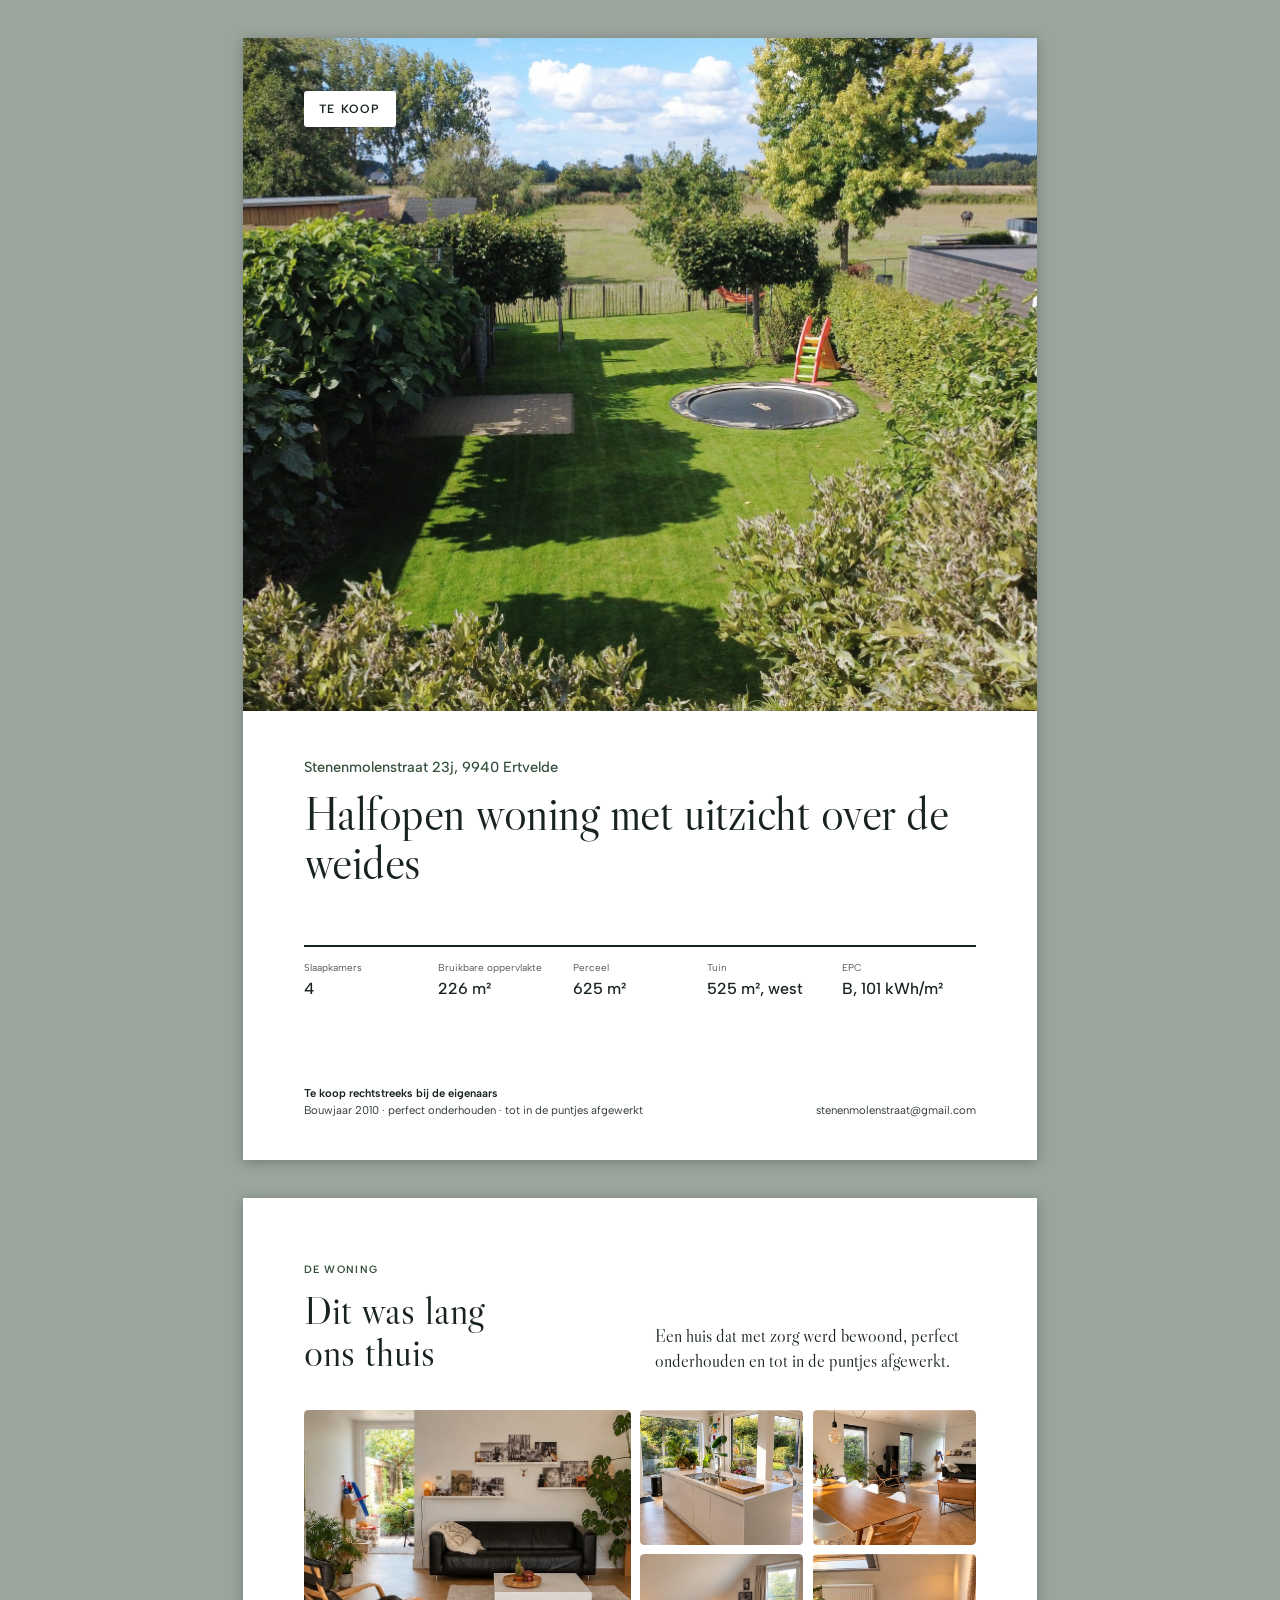
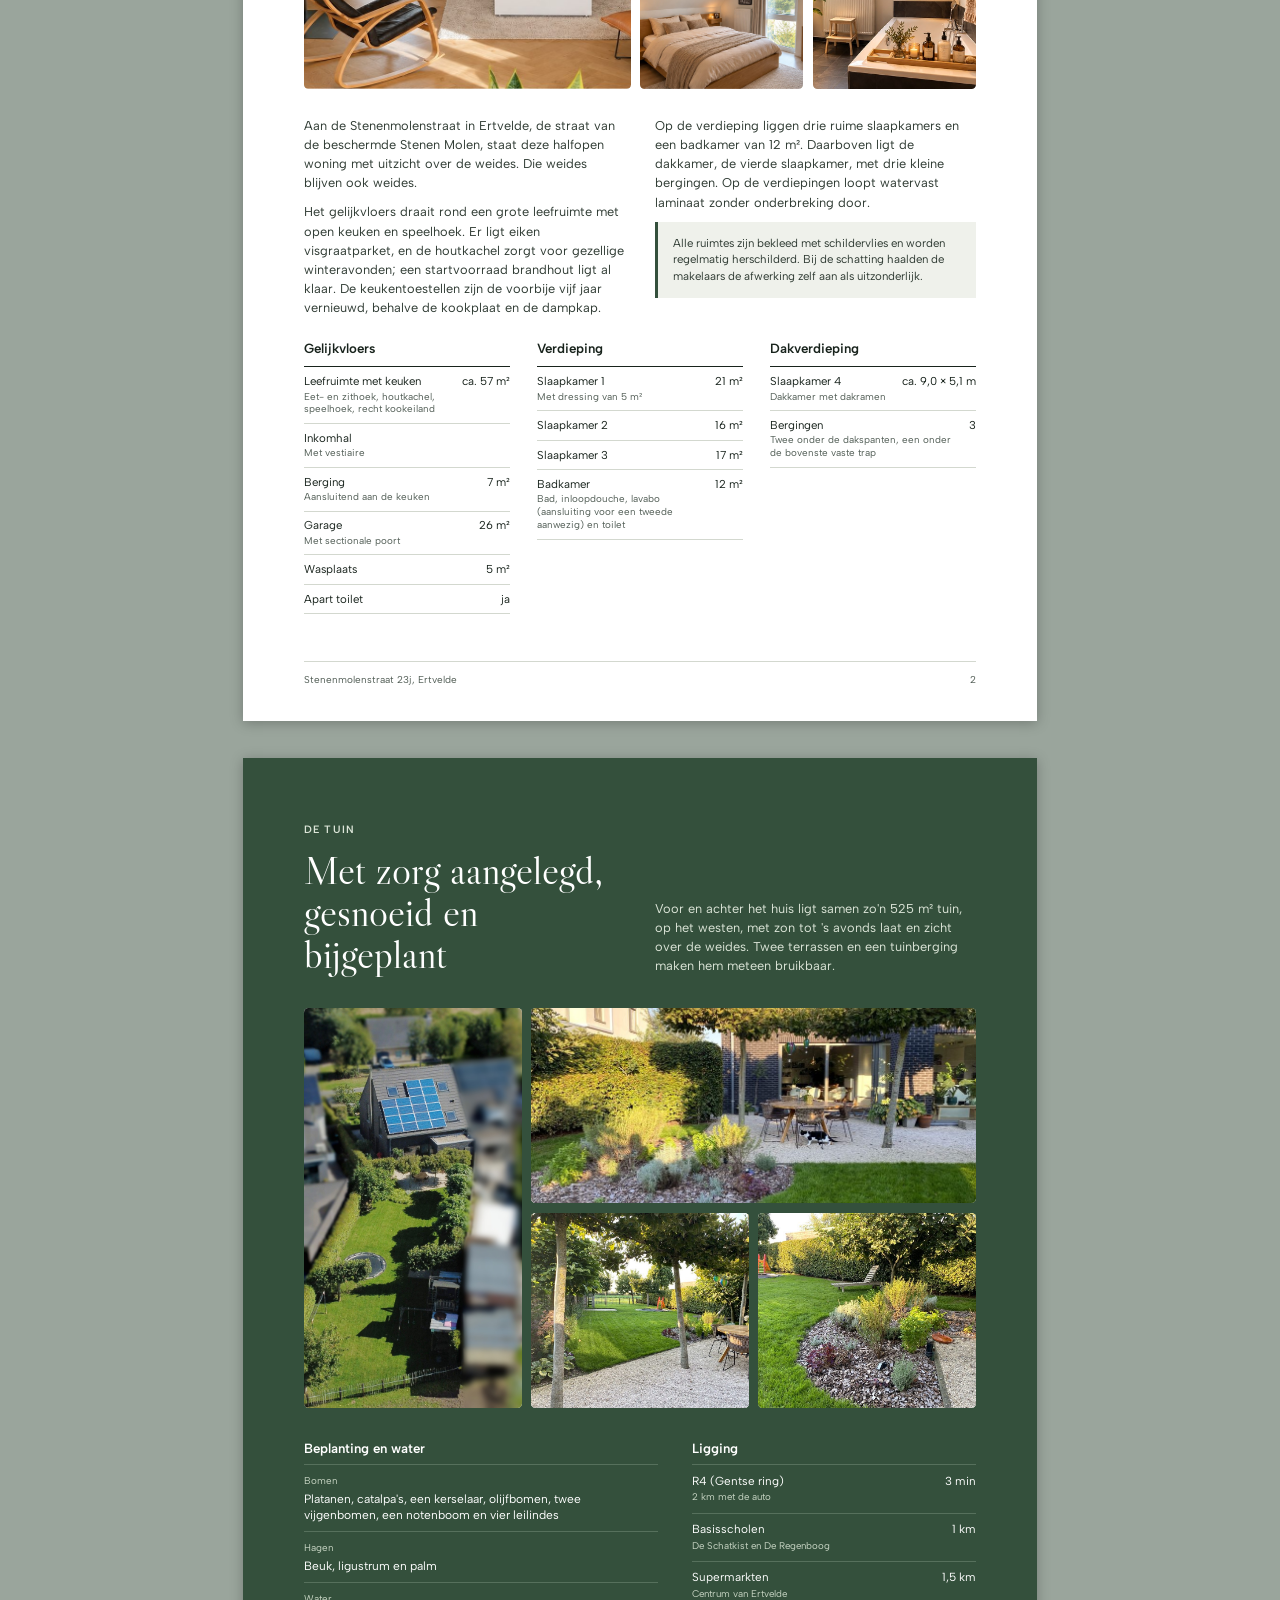
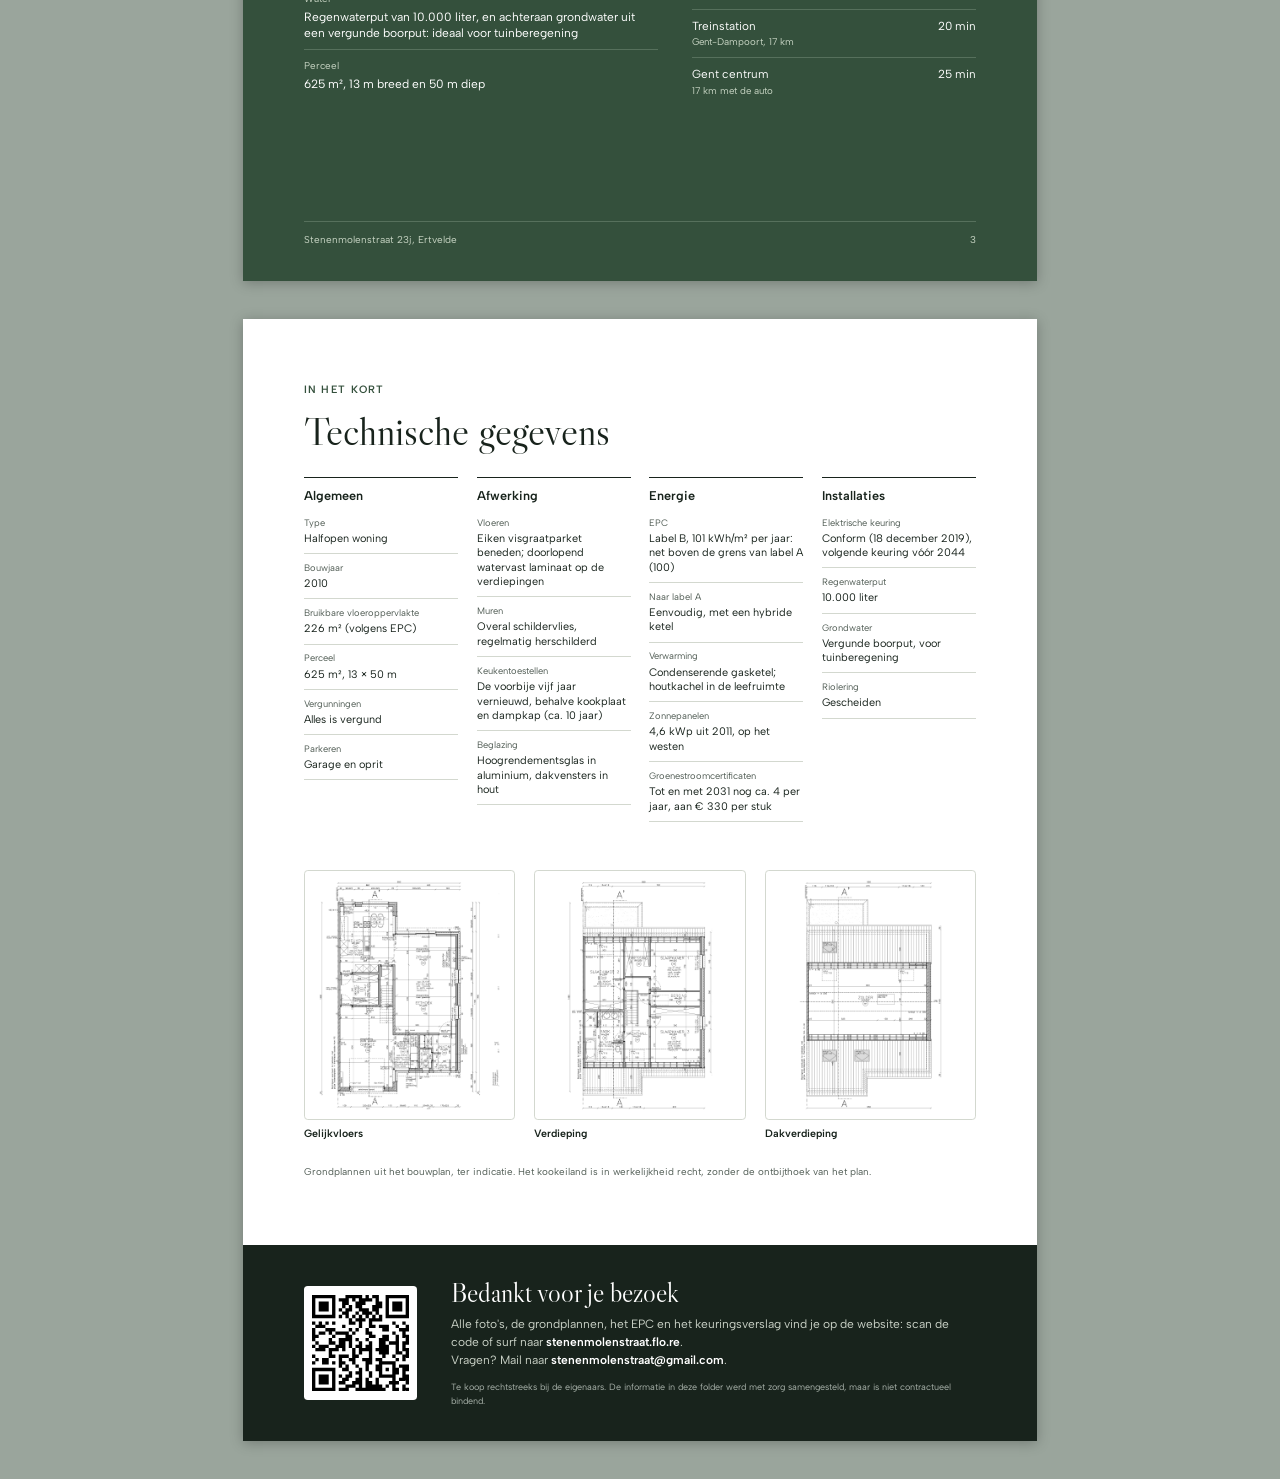
<file: folder/folder.html>
<!doctype html>
<html lang="nl">
<head>
<meta charset="utf-8">
<title>Folder Stenenmolenstraat 23j, Ertvelde</title>
<link rel="stylesheet" href="fonts/fonts.css">
<style>
:root{
  --mist:#EFF1EB;--ink:#18231C;--ink-2:#2E3A32;--muted:#4F5B53;
  --moss:#34503C;--moss-ink:#DCE5D8;--moss-muted:#C9D6C5;--moss-line:#56705C;
  --line:#D3D8CF;
  --serif:'Libre Caslon Display',Georgia,serif;
  --sans:'Albert Sans','Helvetica Neue',Arial,sans-serif;
  --m:16mm;
}
@page{size:A4;margin:0}
*,*::before,*::after{box-sizing:border-box}
html,body{margin:0;padding:0}
body{font-family:var(--sans);color:var(--ink);font-size:9.6pt;line-height:1.5;-webkit-print-color-adjust:exact;print-color-adjust:exact;background:#9AA59C}
h1,h2,h3,p,figure,dl,dd,ul{margin:0;padding:0}
ul{list-style:none}
img{display:block}

.page{position:relative;width:210mm;height:297mm;overflow:hidden;background:#FFFFFF;page-break-after:always;break-after:page}
.page:last-child{page-break-after:auto;break-after:auto}
@media screen{.page{margin:10mm auto;box-shadow:0 2px 12px rgba(0,0,0,.25)}}

.kicker{font-size:8pt;font-weight:600;letter-spacing:.12em;text-transform:uppercase;color:var(--moss)}
.h2{font-family:var(--serif);font-weight:400;font-size:30pt;line-height:1.05;margin-top:3mm}
.lead{font-family:var(--serif);font-size:13.5pt;line-height:1.35;color:var(--ink)}
.body p+p{margin-top:2.6mm}
.body{color:var(--ink-2)}
.photo{position:relative;overflow:hidden;border-radius:1.2mm;background:var(--mist)}
.photo img{position:absolute;inset:0;width:100%;height:100%;object-fit:cover}
.foot{position:absolute;left:var(--m);right:var(--m);bottom:9mm;display:flex;justify-content:space-between;font-size:7.5pt;color:var(--muted);border-top:.3mm solid var(--line);padding-top:2.5mm}

/* ---------- Pagina 1: cover ---------- */
.cover-photo{position:absolute;left:0;top:0;width:210mm;height:178mm}
.cover-photo img{width:100%;height:100%;object-fit:cover;object-position:50% 60%}
.cover-tag{position:absolute;left:var(--m);top:14mm;background:#FFFFFF;color:var(--ink);font-weight:600;font-size:9pt;letter-spacing:.14em;text-transform:uppercase;padding:2.4mm 4mm;border-radius:.8mm}
.cover-text{position:absolute;left:var(--m);right:var(--m);top:190mm}
.cover-text .addr{font-size:11pt;font-weight:500;color:var(--moss)}
.cover-text h1{font-family:var(--serif);font-weight:400;font-size:36pt;line-height:1.02;margin-top:3mm;letter-spacing:-.01em}
.cover-facts{position:absolute;left:var(--m);right:var(--m);top:240mm;display:grid;grid-template-columns:repeat(5,1fr);border-top:.6mm solid var(--ink)}
.cover-facts div{padding:3.5mm 3mm 0 0}
.cover-facts dt{font-size:7.5pt;color:var(--muted)}
.cover-facts dd{font-size:12pt;font-weight:500;line-height:1.25;margin-top:1mm}
.cover-bottom{position:absolute;left:var(--m);right:var(--m);bottom:11mm;display:flex;justify-content:space-between;align-items:flex-end;font-size:8.5pt;color:var(--ink-2)}
.cover-bottom strong{font-weight:600;color:var(--ink)}

/* ---------- Pagina 2: de woning ---------- */
.p2-head{position:absolute;left:var(--m);right:var(--m);top:16mm;display:grid;grid-template-columns:1fr 1fr;gap:8mm;align-items:end}
.p2-photos{position:absolute;left:var(--m);right:var(--m);top:56mm;height:74mm;display:grid;grid-template-columns:2fr 1fr 1fr;grid-template-rows:1fr 1fr;gap:2.5mm}
.p2-photos .big{grid-row:span 2}
.p2-text{position:absolute;left:var(--m);right:var(--m);top:137mm;display:grid;grid-template-columns:1fr 1fr;gap:8mm}
.indeling{position:absolute;left:var(--m);right:var(--m);top:196mm;display:grid;grid-template-columns:repeat(3,1fr);gap:7mm}
.col-title{font-size:10pt;font-weight:600;padding-bottom:2mm;border-bottom:.5mm solid var(--ink)}
.rows li{display:flex;justify-content:space-between;gap:3mm;padding:1.8mm 0;border-bottom:.25mm solid var(--line);font-size:8.6pt;line-height:1.3}
.rows li small{display:block;font-size:7.4pt;color:var(--muted);margin-top:.4mm}
.rows li>span:last-child{white-space:nowrap;text-align:right}
.highlight{margin-top:4mm;padding:3.5mm 4mm;background:var(--mist);border-left:1mm solid var(--moss);font-size:8.6pt;line-height:1.45;color:var(--ink-2)}

/* ---------- Pagina 3: de tuin ---------- */
.p3{background:var(--moss);color:#FFFFFF}
.p3 .kicker{color:var(--moss-ink)}
.p3 .lead{color:#FFFFFF}
.p3 .body{color:var(--moss-ink)}
.p3-head{position:absolute;left:var(--m);right:var(--m);top:16mm;display:grid;grid-template-columns:1fr 1fr;gap:8mm;align-items:end}
.p3-photos{position:absolute;left:var(--m);right:var(--m);top:66mm;height:106mm;display:grid;grid-template-columns:1fr 1fr 1fr;grid-template-rows:1fr 1fr;gap:2.5mm}
.p3-photos .tall{grid-row:span 2}
.p3-photos .wide{grid-column:span 2}
.p3-cols{position:absolute;left:var(--m);right:var(--m);top:180mm;display:grid;grid-template-columns:1.25fr 1fr;gap:9mm}
.kv{padding:2.2mm 0;border-top:.25mm solid var(--moss-line)}
.kv dt{font-size:7.4pt;color:var(--moss-muted)}
.kv dd{font-size:9pt;line-height:1.35;margin-top:.6mm}
.p3 h3{font-size:10pt;font-weight:600;margin-bottom:1.5mm}
.near li{display:flex;justify-content:space-between;gap:3mm;padding:2mm 0;border-top:.25mm solid var(--moss-line);font-size:8.8pt}
.near li small{display:block;font-size:7.3pt;color:var(--moss-muted)}
.near li>span:last-child{white-space:nowrap}
.p3 .foot{color:var(--moss-muted);border-top-color:var(--moss-line)}

/* ---------- Pagina 4: technisch en contact ---------- */
.p4-head{position:absolute;left:var(--m);right:var(--m);top:16mm}
.tech{position:absolute;left:var(--m);right:var(--m);top:42mm;display:grid;grid-template-columns:repeat(4,1fr);gap:5mm}
.tech h3{font-size:9.5pt;font-weight:600;padding-top:2mm;border-top:.5mm solid var(--ink);margin-bottom:1mm}
.tech .kv{border-top:0;border-bottom:.25mm solid var(--line);padding:1.8mm 0}
.tech .kv dt{color:var(--muted);font-size:7pt}
.tech .kv dd{font-size:8.2pt;line-height:1.32}
.plans{position:absolute;left:var(--m);right:var(--m);top:146mm;display:grid;grid-template-columns:repeat(3,1fr);gap:5mm}
.plans figure{display:flex;flex-direction:column;gap:1.5mm}
.plans .plan{height:66mm;border:.25mm solid var(--line);border-radius:1mm;background:#FFFFFF;padding:2mm}
.plans .plan img{width:100%;height:100%;object-fit:contain}
.plans figcaption{font-size:8pt;font-weight:600}
.plans-note{position:absolute;left:var(--m);right:var(--m);top:224mm;font-size:7.4pt;color:var(--muted)}
.contact{position:absolute;left:0;right:0;bottom:0;height:52mm;background:var(--ink);color:#FFFFFF;display:flex;align-items:center;gap:9mm;padding:0 var(--m)}
.contact .qr{flex-shrink:0;width:30mm;height:30mm;background:#FFFFFF;padding:2.2mm;border-radius:1mm}
.contact .qr img{width:100%;height:100%}
.contact h2{font-family:var(--serif);font-weight:400;font-size:20pt;line-height:1.1}
.contact p{font-size:9pt;color:#C9D1C6;margin-top:2mm;line-height:1.5}
.contact strong{color:#FFFFFF;font-weight:600}
.contact .fine{font-size:6.8pt;color:#A9B3AB;margin-top:3mm}
</style>
</head>
<body>

<!-- ============ 1. Voorkant ============ -->
<section class="page">
  <div class="cover-photo"><img src="../v1/media/droneshot-still.jpg" alt=""></div>
  <div class="cover-tag">Te koop</div>
  <div class="cover-text">
    <p class="addr">Stenenmolenstraat 23j, 9940 Ertvelde</p>
    <h1>Halfopen woning met uitzicht over de weides</h1>
  </div>
  <dl class="cover-facts">
    <div><dt>Slaapkamers</dt><dd>4</dd></div>
    <div><dt>Bruikbare oppervlakte</dt><dd>226 m²</dd></div>
    <div><dt>Perceel</dt><dd>625 m²</dd></div>
    <div><dt>Tuin</dt><dd>525 m², west</dd></div>
    <div><dt>EPC</dt><dd>B, 101 kWh/m²</dd></div>
  </dl>
  <div class="cover-bottom">
    <span><strong>Te koop rechtstreeks bij de eigenaars</strong><br>Bouwjaar 2010 · perfect onderhouden · tot in de puntjes afgewerkt</span>
    <span>stenenmolenstraat@gmail.com</span>
  </div>
</section>

<!-- ============ 2. De woning ============ -->
<section class="page">
  <div class="p2-head">
    <div><span class="kicker">De woning</span><h2 class="h2">Dit was lang<br>ons thuis</h2></div>
    <p class="lead">Een huis dat met zorg werd bewoond, perfect onderhouden en tot in de puntjes afgewerkt.</p>
  </div>
  <div class="p2-photos">
    <figure class="photo big"><img src="../v1/media/leefruimte-3.jpg" alt=""></figure>
    <figure class="photo"><img src="../v1/media/keuken.jpg" alt=""></figure>
    <figure class="photo"><img src="../v1/media/leefruimte-2.jpg" alt=""></figure>
    <figure class="photo"><img src="../v1/media/slaapkamer-2.jpg" alt=""></figure>
    <figure class="photo"><img src="../v1/media/badkamer.jpg" alt=""></figure>
  </div>
  <div class="p2-text body">
    <div>
      <p>Aan de Stenenmolenstraat in Ertvelde, de straat van de beschermde Stenen Molen, staat deze halfopen woning met uitzicht over de weides. Die weides blijven ook weides.</p>
      <p>Het gelijkvloers draait rond een grote leefruimte met open keuken en speelhoek. Er ligt eiken visgraatparket, en de houtkachel zorgt voor gezellige winteravonden; een startvoorraad brandhout ligt al klaar. De keukentoestellen zijn de voorbije vijf jaar vernieuwd, behalve de kookplaat en de dampkap.</p>
    </div>
    <div>
      <p>Op de verdieping liggen drie ruime slaapkamers en een badkamer van 12 m². Daarboven ligt de dakkamer, de vierde slaapkamer, met drie kleine bergingen. Op de verdiepingen loopt watervast laminaat zonder onderbreking door.</p>
      <p class="highlight">Alle ruimtes zijn bekleed met schildervlies en worden regelmatig herschilderd. Bij de schatting haalden de makelaars de afwerking zelf aan als uitzonderlijk.</p>
    </div>
  </div>
  <div class="indeling">
    <div>
      <h3 class="col-title">Gelijkvloers</h3>
      <ul class="rows">
        <li><span>Leefruimte met keuken<small>Eet- en zithoek, houtkachel, speelhoek, recht kookeiland</small></span><span>ca. 57 m²</span></li>
        <li><span>Inkomhal<small>Met vestiaire</small></span><span></span></li>
        <li><span>Berging<small>Aansluitend aan de keuken</small></span><span>7 m²</span></li>
        <li><span>Garage<small>Met sectionale poort</small></span><span>26 m²</span></li>
        <li><span>Wasplaats</span><span>5 m²</span></li>
        <li><span>Apart toilet</span><span>ja</span></li>
      </ul>
    </div>
    <div>
      <h3 class="col-title">Verdieping</h3>
      <ul class="rows">
        <li><span>Slaapkamer 1<small>Met dressing van 5 m²</small></span><span>21 m²</span></li>
        <li><span>Slaapkamer 2</span><span>16 m²</span></li>
        <li><span>Slaapkamer 3</span><span>17 m²</span></li>
        <li><span>Badkamer<small>Bad, inloopdouche, lavabo (aansluiting voor een tweede aanwezig) en toilet</small></span><span>12 m²</span></li>
      </ul>
    </div>
    <div>
      <h3 class="col-title">Dakverdieping</h3>
      <ul class="rows">
        <li><span>Slaapkamer 4<small>Dakkamer met dakramen</small></span><span>ca. 9,0 × 5,1 m</span></li>
        <li><span>Bergingen<small>Twee onder de dakspanten, een onder de bovenste vaste trap</small></span><span>3</span></li>
      </ul>
    </div>
  </div>
  <div class="foot"><span>Stenenmolenstraat 23j, Ertvelde</span><span>2</span></div>
</section>

<!-- ============ 3. De tuin ============ -->
<section class="page p3">
  <div class="p3-head">
    <div><span class="kicker">De tuin</span><h2 class="h2">Met zorg aangelegd, gesnoeid en bijgeplant</h2></div>
    <p class="body">Voor en achter het huis ligt samen zo'n 525 m² tuin, op het westen, met zon tot 's avonds laat en zicht over de weides. Twee terrassen en een tuinberging maken hem meteen bruikbaar.</p>
  </div>
  <div class="p3-photos">
    <figure class="photo tall"><img src="../v1/media/drone-tuin.jpg" alt="" style="object-position:50% 45%"></figure>
    <figure class="photo wide"><img src="../v1/media/tuin-03.jpg" alt=""></figure>
    <figure class="photo"><img src="../v1/media/tuin-01.jpg" alt=""></figure>
    <figure class="photo"><img src="../v1/media/tuin-05.jpg" alt=""></figure>
  </div>
  <div class="p3-cols">
    <div>
      <h3>Beplanting en water</h3>
      <dl>
        <div class="kv"><dt>Bomen</dt><dd>Platanen, catalpa's, een kerselaar, olijfbomen, twee vijgenbomen, een notenboom en vier leilindes</dd></div>
        <div class="kv"><dt>Hagen</dt><dd>Beuk, ligustrum en palm</dd></div>
        <div class="kv"><dt>Water</dt><dd>Regenwaterput van 10.000 liter, en achteraan grondwater uit een vergunde boorput: ideaal voor tuinberegening</dd></div>
        <div class="kv"><dt>Perceel</dt><dd>625 m², 13 m breed en 50 m diep</dd></div>
      </dl>
    </div>
    <div>
      <h3>Ligging</h3>
      <ul class="near">
        <li><span>R4 (Gentse ring)<small>2 km met de auto</small></span><span>3 min</span></li>
        <li><span>Basisscholen<small>De Schatkist en De Regenboog</small></span><span>1 km</span></li>
        <li><span>Supermarkten<small>Centrum van Ertvelde</small></span><span>1,5 km</span></li>
        <li><span>Treinstation<small>Gent-Dampoort, 17 km</small></span><span>20 min</span></li>
        <li><span>Gent centrum<small>17 km met de auto</small></span><span>25 min</span></li>
      </ul>
    </div>
  </div>
  <div class="foot"><span>Stenenmolenstraat 23j, Ertvelde</span><span>3</span></div>
</section>

<!-- ============ 4. Technisch en contact ============ -->
<section class="page">
  <div class="p4-head"><span class="kicker">In het kort</span><h2 class="h2">Technische gegevens</h2></div>
  <div class="tech">
    <div>
      <h3>Algemeen</h3>
      <dl>
        <div class="kv"><dt>Type</dt><dd>Halfopen woning</dd></div>
        <div class="kv"><dt>Bouwjaar</dt><dd>2010</dd></div>
        <div class="kv"><dt>Bruikbare vloeroppervlakte</dt><dd>226 m² (volgens EPC)</dd></div>
        <div class="kv"><dt>Perceel</dt><dd>625 m², 13 × 50 m</dd></div>
        <div class="kv"><dt>Vergunningen</dt><dd>Alles is vergund</dd></div>
        <div class="kv"><dt>Parkeren</dt><dd>Garage en oprit</dd></div>
      </dl>
    </div>
    <div>
      <h3>Afwerking</h3>
      <dl>
        <div class="kv"><dt>Vloeren</dt><dd>Eiken visgraatparket beneden; doorlopend watervast laminaat op de verdiepingen</dd></div>
        <div class="kv"><dt>Muren</dt><dd>Overal schildervlies, regelmatig herschilderd</dd></div>
        <div class="kv"><dt>Keukentoestellen</dt><dd>De voorbije vijf jaar vernieuwd, behalve kookplaat en dampkap (ca. 10 jaar)</dd></div>
        <div class="kv"><dt>Beglazing</dt><dd>Hoogrendementsglas in aluminium, dakvensters in hout</dd></div>
      </dl>
    </div>
    <div>
      <h3>Energie</h3>
      <dl>
        <div class="kv"><dt>EPC</dt><dd>Label B, 101 kWh/m² per jaar: net boven de grens van label A (100)</dd></div>
        <div class="kv"><dt>Naar label A</dt><dd>Eenvoudig, met een hybride ketel</dd></div>
        <div class="kv"><dt>Verwarming</dt><dd>Condenserende gasketel; houtkachel in de leefruimte</dd></div>
        <div class="kv"><dt>Zonnepanelen</dt><dd>4,6 kWp uit 2011, op het westen</dd></div>
        <div class="kv"><dt>Groenestroomcertificaten</dt><dd>Tot en met 2031 nog ca. 4 per jaar, aan € 330 per stuk</dd></div>
      </dl>
    </div>
    <div>
      <h3>Installaties</h3>
      <dl>
        <div class="kv"><dt>Elektrische keuring</dt><dd>Conform (18 december 2019), volgende keuring vóór 2044</dd></div>
        <div class="kv"><dt>Regenwaterput</dt><dd>10.000 liter</dd></div>
        <div class="kv"><dt>Grondwater</dt><dd>Vergunde boorput, voor tuinberegening</dd></div>
        <div class="kv"><dt>Riolering</dt><dd>Gescheiden</dd></div>
      </dl>
    </div>
  </div>
  <div class="plans">
    <figure><div class="plan"><img src="../v1/media/grondplan-gelijkvloers.png" alt=""></div><figcaption>Gelijkvloers</figcaption></figure>
    <figure><div class="plan"><img src="../v1/media/grondplan-verdieping.png" alt=""></div><figcaption>Verdieping</figcaption></figure>
    <figure><div class="plan"><img src="../v1/media/grondplan-zolder.png" alt=""></div><figcaption>Dakverdieping</figcaption></figure>
  </div>
  <p class="plans-note">Grondplannen uit het bouwplan, ter indicatie. Het kookeiland is in werkelijkheid recht, zonder de ontbijthoek van het plan.</p>
  <div class="contact">
    <div class="qr"><img src="qr.svg" alt=""></div>
    <div>
      <h2>Bedankt voor je bezoek</h2>
      <p>Alle foto's, de grondplannen, het EPC en het keuringsverslag vind je op de website: scan de code of surf naar <strong>stenenmolenstraat.flo.re</strong>.<br>Vragen? Mail naar <strong>stenenmolenstraat@gmail.com</strong>.</p>
      <p class="fine">Te koop rechtstreeks bij de eigenaars. De informatie in deze folder werd met zorg samengesteld, maar is niet contractueel bindend.</p>
    </div>
  </div>
</section>

</body>
</html>
</file>
<file: folder/fonts/fonts.css>
@font-face {
  font-family: 'Albert Sans';
  font-style: normal;
  font-weight: 400;
  font-display: swap;
  src: url(AlbertSans-400-latin-ext.woff2) format('woff2');
  unicode-range: U+0100-02BA, U+02BD-02C5, U+02C7-02CC, U+02CE-02D7, U+02DD-02FF, U+0304, U+0308, U+0329, U+1D00-1DBF, U+1E00-1E9F, U+1EF2-1EFF, U+2020, U+20A0-20AB, U+20AD-20C0, U+2113, U+2C60-2C7F, U+A720-A7FF;
}
@font-face {
  font-family: 'Albert Sans';
  font-style: normal;
  font-weight: 400;
  font-display: swap;
  src: url(AlbertSans-400-latin.woff2) format('woff2');
  unicode-range: U+0000-00FF, U+0131, U+0152-0153, U+02BB-02BC, U+02C6, U+02DA, U+02DC, U+0304, U+0308, U+0329, U+2000-206F, U+20AC, U+2122, U+2191, U+2193, U+2212, U+2215, U+FEFF, U+FFFD;
}
@font-face {
  font-family: 'Albert Sans';
  font-style: normal;
  font-weight: 500;
  font-display: swap;
  src: url(AlbertSans-500-latin-ext.woff2) format('woff2');
  unicode-range: U+0100-02BA, U+02BD-02C5, U+02C7-02CC, U+02CE-02D7, U+02DD-02FF, U+0304, U+0308, U+0329, U+1D00-1DBF, U+1E00-1E9F, U+1EF2-1EFF, U+2020, U+20A0-20AB, U+20AD-20C0, U+2113, U+2C60-2C7F, U+A720-A7FF;
}
@font-face {
  font-family: 'Albert Sans';
  font-style: normal;
  font-weight: 500;
  font-display: swap;
  src: url(AlbertSans-500-latin.woff2) format('woff2');
  unicode-range: U+0000-00FF, U+0131, U+0152-0153, U+02BB-02BC, U+02C6, U+02DA, U+02DC, U+0304, U+0308, U+0329, U+2000-206F, U+20AC, U+2122, U+2191, U+2193, U+2212, U+2215, U+FEFF, U+FFFD;
}
@font-face {
  font-family: 'Albert Sans';
  font-style: normal;
  font-weight: 600;
  font-display: swap;
  src: url(AlbertSans-600-latin-ext.woff2) format('woff2');
  unicode-range: U+0100-02BA, U+02BD-02C5, U+02C7-02CC, U+02CE-02D7, U+02DD-02FF, U+0304, U+0308, U+0329, U+1D00-1DBF, U+1E00-1E9F, U+1EF2-1EFF, U+2020, U+20A0-20AB, U+20AD-20C0, U+2113, U+2C60-2C7F, U+A720-A7FF;
}
@font-face {
  font-family: 'Albert Sans';
  font-style: normal;
  font-weight: 600;
  font-display: swap;
  src: url(AlbertSans-600-latin.woff2) format('woff2');
  unicode-range: U+0000-00FF, U+0131, U+0152-0153, U+02BB-02BC, U+02C6, U+02DA, U+02DC, U+0304, U+0308, U+0329, U+2000-206F, U+20AC, U+2122, U+2191, U+2193, U+2212, U+2215, U+FEFF, U+FFFD;
}
@font-face {
  font-family: 'Libre Caslon Display';
  font-style: normal;
  font-weight: 400;
  font-display: swap;
  src: url(LibreCaslonDisplay-400-latin-ext.woff2) format('woff2');
  unicode-range: U+0100-02BA, U+02BD-02C5, U+02C7-02CC, U+02CE-02D7, U+02DD-02FF, U+0304, U+0308, U+0329, U+1D00-1DBF, U+1E00-1E9F, U+1EF2-1EFF, U+2020, U+20A0-20AB, U+20AD-20C0, U+2113, U+2C60-2C7F, U+A720-A7FF;
}
@font-face {
  font-family: 'Libre Caslon Display';
  font-style: normal;
  font-weight: 400;
  font-display: swap;
  src: url(LibreCaslonDisplay-400-latin.woff2) format('woff2');
  unicode-range: U+0000-00FF, U+0131, U+0152-0153, U+02BB-02BC, U+02C6, U+02DA, U+02DC, U+0304, U+0308, U+0329, U+2000-206F, U+20AC, U+2122, U+2191, U+2193, U+2212, U+2215, U+FEFF, U+FFFD;
}
</file>
